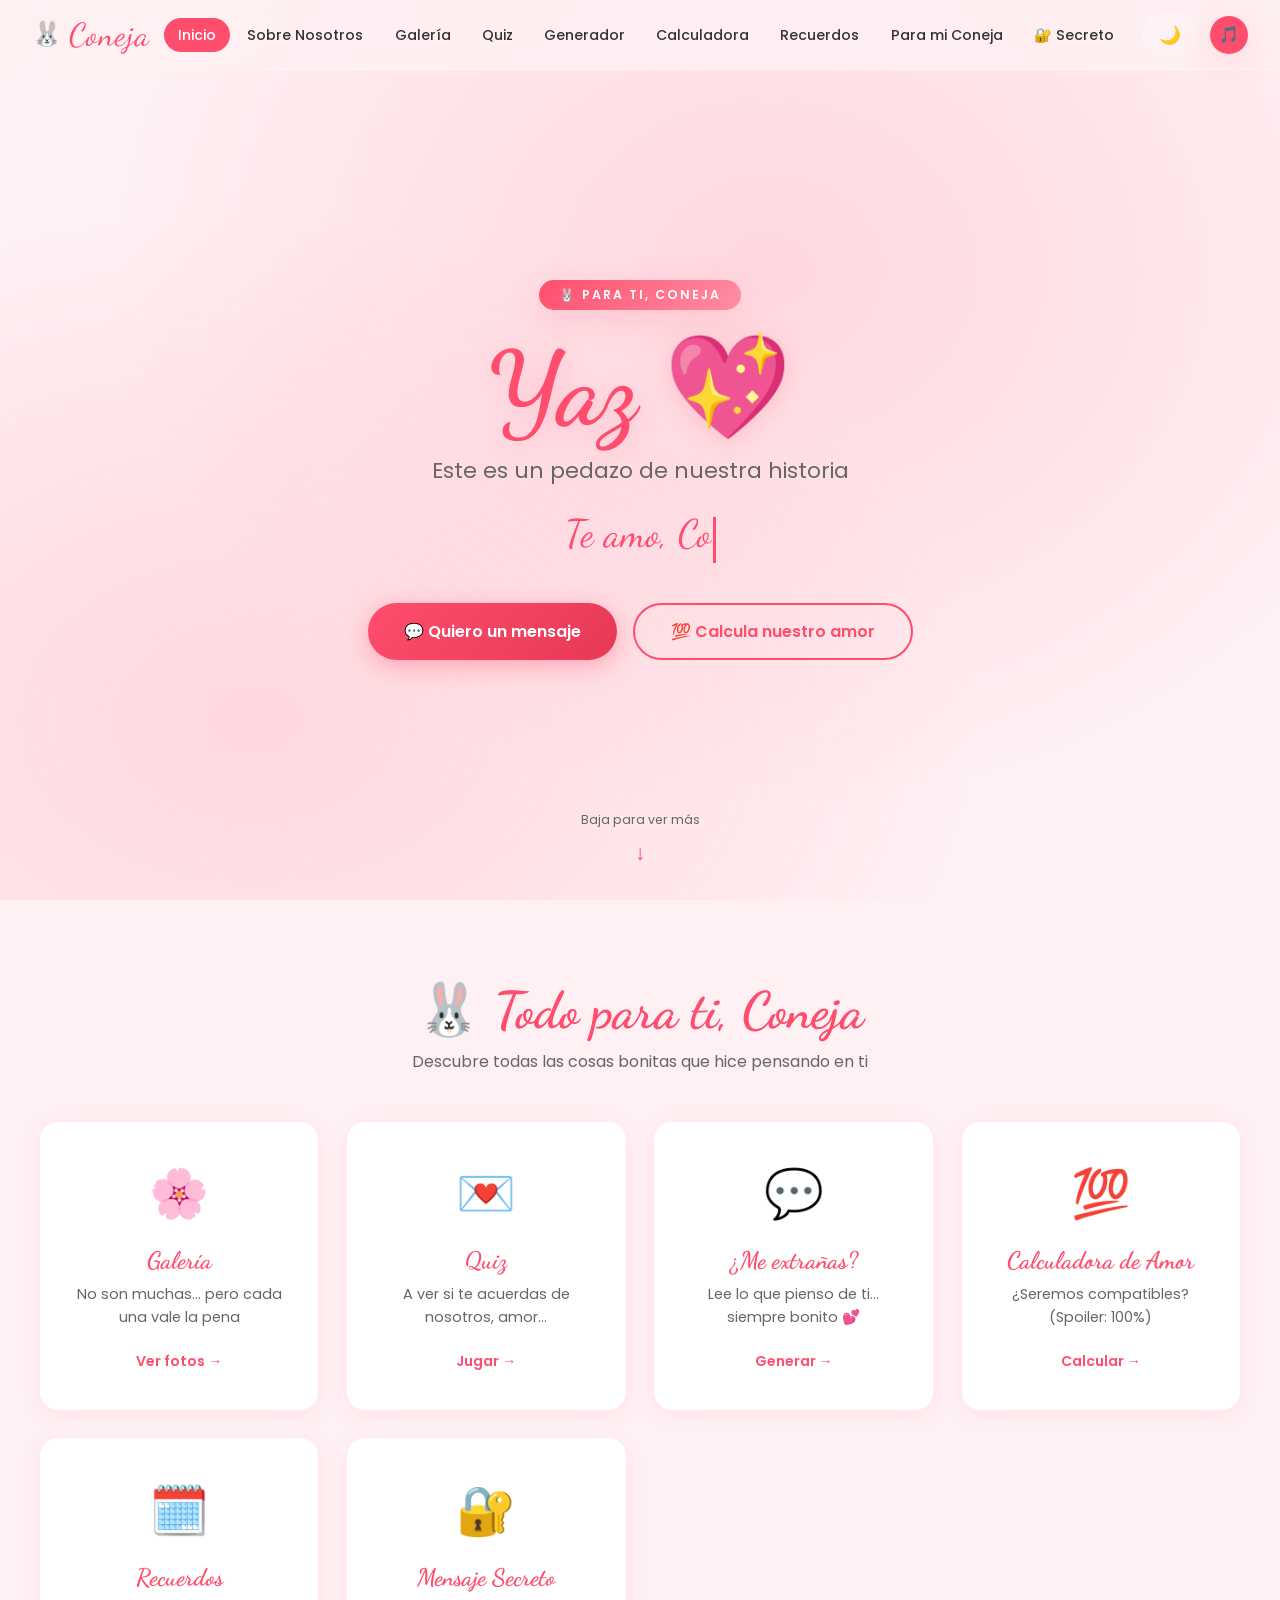
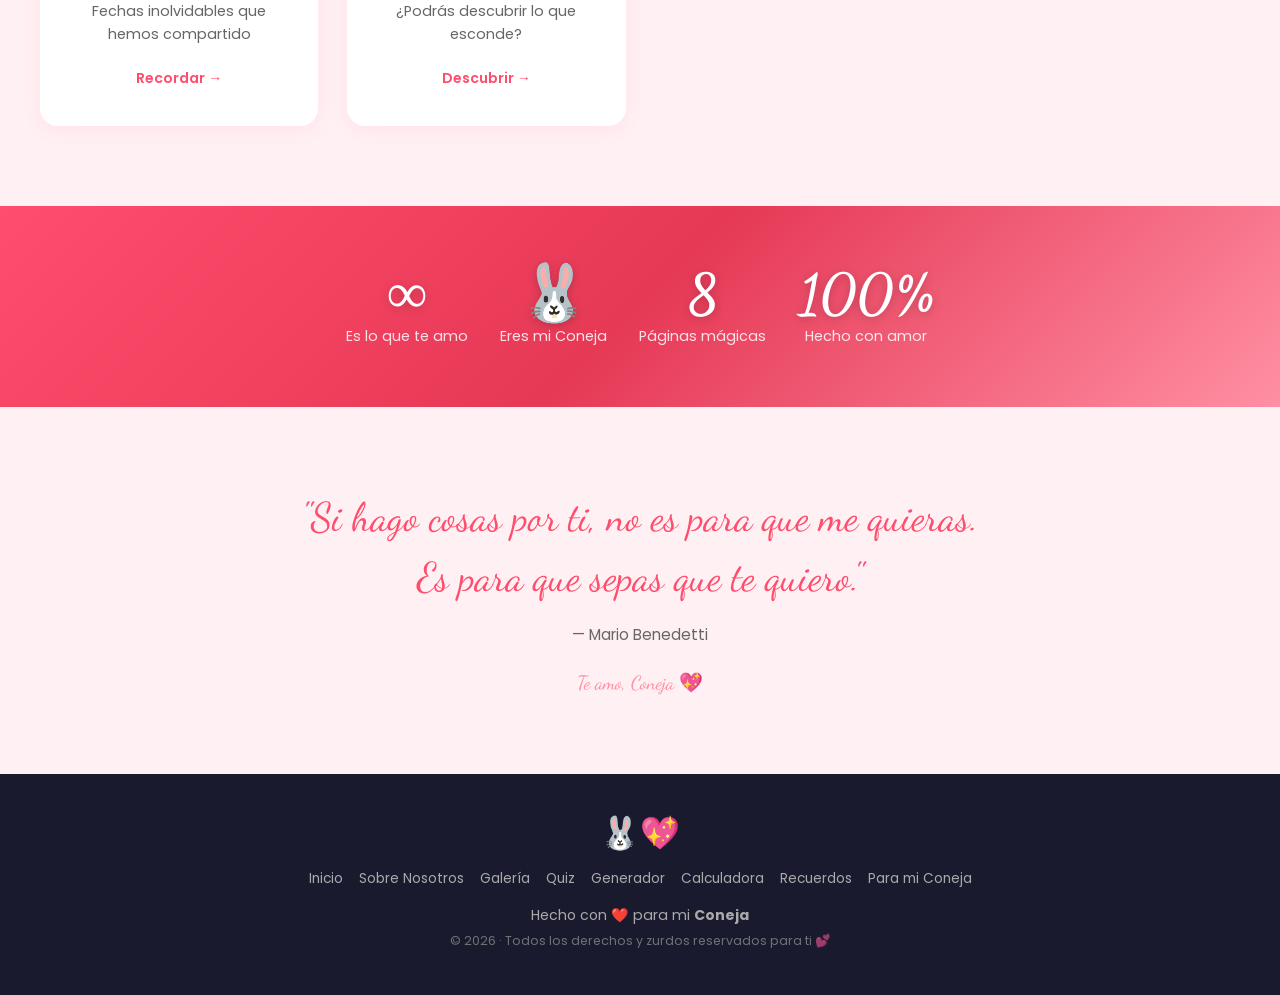
<file: index.html>
<!DOCTYPE html>
<html lang="es">
<head>
  <meta charset="UTF-8" />
  <meta name="viewport" content="width=device-width, initial-scale=1.0" />
  <title>Para mi Coneja 💕</title>
  <link rel="stylesheet" href="css/style.css" />
  <link rel="icon" href="data:image/svg+xml,<svg xmlns='http://www.w3.org/2000/svg' viewBox='0 0 100 100'><text y='.9em' font-size='90'>🐰</text></svg>">
</head>
<body>

  <!-- NAV PLACEHOLDER -->
  <div id="nav-placeholder"></div>

  <!-- HERO SECTION -->
  <section class="hero" id="home">
    <div class="hero-badge">🐰 Para ti, Coneja</div>
    <h1>Yaz 💖</h1>
    <p class="hero-subtitle">Este es un pedazo de nuestra historia</p>
    <div class="hero-typing">
      <span id="typing-text"></span><span class="typing-cursor"></span>
    </div>
    <div class="hero-cta">
      <a href="love.html" class="btn-primary">💬 Quiero un mensaje</a>
      <a href="calculator.html" class="btn-outline">💯 Calcula nuestro amor</a>
    </div>
    <div class="hero-scroll-hint">
      <span>Baja para ver más</span>
      <span class="arrow">↓</span>
    </div>
  </section>

  <!-- FEATURES SECTION -->
  <section class="features-section">
    <div class="section-title" data-aos="fade-up">
      <h2>🐰 Todo para ti, Coneja</h2>
      <p>Descubre todas las cosas bonitas que hice pensando en ti</p>
    </div>
    <div class="features-grid">

      <div class="feature-card" data-aos="zoom-in" data-aos-delay="100" onclick="location.href='gallery.html'">
        <span class="feature-icon">🌸</span>
        <h3>Galería</h3>
        <p>No son muchas... pero cada una vale la pena</p>
        <span class="card-link">Ver fotos →</span>
      </div>

      <div class="feature-card" data-aos="zoom-in" data-aos-delay="200" onclick="location.href='quiz.html'">
        <span class="feature-icon">💌</span>
        <h3>Quiz</h3>
        <p>A ver si te acuerdas de nosotros, amor...</p>
        <span class="card-link">Jugar →</span>
      </div>

      <div class="feature-card" data-aos="zoom-in" data-aos-delay="300" onclick="location.href='love.html'">
        <span class="feature-icon">💬</span>
        <h3>¿Me extrañas?</h3>
        <p>Lee lo que pienso de ti... siempre bonito 💕</p>
        <span class="card-link">Generar →</span>
      </div>

      <div class="feature-card" data-aos="zoom-in" data-aos-delay="100" onclick="location.href='calculator.html'">
        <span class="feature-icon">💯</span>
        <h3>Calculadora de Amor</h3>
        <p>¿Seremos compatibles? (Spoiler: 100%)</p>
        <span class="card-link">Calcular →</span>
      </div>

      <div class="feature-card" data-aos="zoom-in" data-aos-delay="200" onclick="location.href='memory.html'">
        <span class="feature-icon">🗓️</span>
        <h3>Recuerdos</h3>
        <p>Fechas inolvidables que hemos compartido</p>
        <span class="card-link">Recordar →</span>
      </div>

      <div class="feature-card" data-aos="zoom-in" data-aos-delay="300" onclick="location.href='secret.html'">
        <span class="feature-icon">🔐</span>
        <h3>Mensaje Secreto</h3>
        <p>¿Podrás descubrir lo que esconde?</p>
        <span class="card-link">Descubrir →</span>
      </div>

    </div>
  </section>

  <!-- STATS SECTION -->
  <section class="stats-section">
    <div class="stats-grid">
      <div class="stat-item" data-aos="fade-up" data-aos-delay="100">
        <div class="stat-number">∞</div>
        <div class="stat-label">Es lo que te amo</div>
      </div>
      <div class="stat-item" data-aos="fade-up" data-aos-delay="200">
        <div class="stat-number">🐰</div>
        <div class="stat-label">Eres mi Coneja</div>
      </div>
      <div class="stat-item" data-aos="fade-up" data-aos-delay="300">
        <div class="stat-number">8</div>
        <div class="stat-label">Páginas mágicas</div>
      </div>
      <div class="stat-item" data-aos="fade-up" data-aos-delay="400">
        <div class="stat-number">100%</div>
        <div class="stat-label">Hecho con amor</div>
      </div>
    </div>
  </section>

  <!-- QUOTE SECTION -->
  <section style="padding: 80px 2rem; text-align: center; position: relative; z-index:1;">
    <div data-aos="zoom-in" style="max-width: 700px; margin: 0 auto;">
      <p style="font-family: var(--font-fancy); font-size: clamp(1.6rem, 4vw, 2.5rem); color: var(--primary); line-height: 1.5; margin-bottom: 1rem;">
        "Si hago cosas por ti, no es para que me quieras. Es para que sepas que te quiero."
      </p>
      <p style="color: var(--text-light); font-size: 0.95rem;">— Mario Benedetti</p>
      <br>
      <p style="font-family: var(--font-fancy); font-size: 1.2rem; color: var(--secondary);">
        Te amo, Coneja 💖
      </p>
    </div>
  </section>

  <!-- FOOTER -->
  <footer>
    <div class="footer-logo">🐰💖</div>
    <div class="footer-links">
      <a href="index.html">Inicio</a>
      <a href="about.html">Sobre Nosotros</a>
      <a href="gallery.html">Galería</a>
      <a href="quiz.html">Quiz</a>
      <a href="love.html">Generador</a>
      <a href="calculator.html">Calculadora</a>
      <a href="memory.html">Recuerdos</a>
      <a href="contact.html">Para mi Coneja</a>
    </div>
    <p>Hecho con <span class="heart">❤️</span> para mi <strong>Coneja</strong></p>
    <p style="font-size: 0.78rem; margin-top: 6px; opacity: 0.6;">© 2026 · Todos los derechos y zurdos reservados para ti 💕</p>
  </footer>

  <script src="js/nav.js"></script>
  <script src="js/main.js"></script>
  <script>
    // =============================================
    // ANIMACIÓN DE TIPEO - PERSONALIZADA
    // =============================================
    const phrases = [
      "Te amo, Coneja 💕",
      "Eres mi persona favorita...",
      "Cada día te quiero más 🐰",
      "Nuestra historia es mágica ✨",
      "Siempre 100% 💖",
      "Eres todo para mí, Yaz"
    ];
    let phraseIndex = 0, charIndex = 0, isDeleting = false;
    const typingEl = document.getElementById('typing-text');

    function type() {
      const current = phrases[phraseIndex];
      if (isDeleting) {
        typingEl.textContent = current.substring(0, charIndex--);
        if (charIndex < 0) {
          isDeleting = false;
          phraseIndex = (phraseIndex + 1) % phrases.length;
          setTimeout(type, 500);
          return;
        }
      } else {
        typingEl.textContent = current.substring(0, charIndex++);
        if (charIndex > current.length) {
          isDeleting = true;
          setTimeout(type, 2000);
          return;
        }
      }
      setTimeout(type, isDeleting ? 40 : 70);
    }
    document.addEventListener('DOMContentLoaded', () => setTimeout(type, 1000));
  </script>
</body>
</html>
</file>
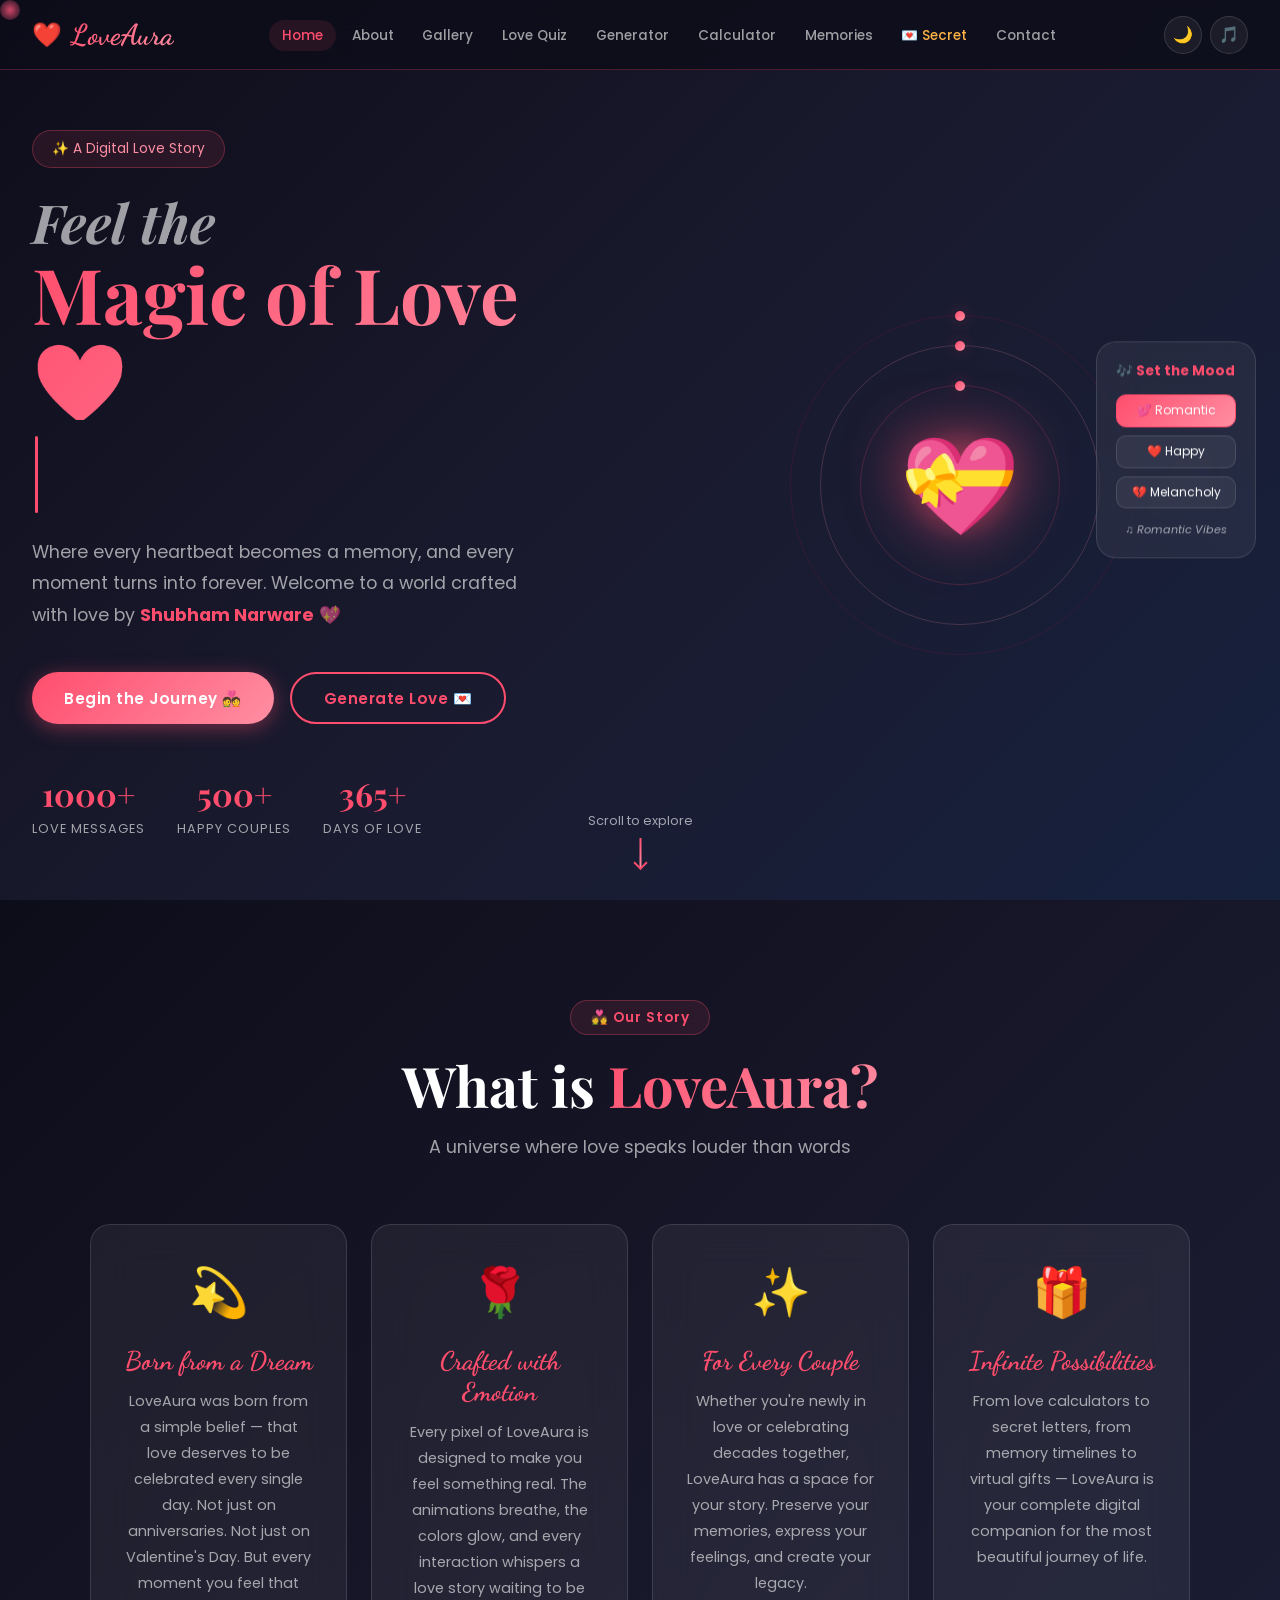
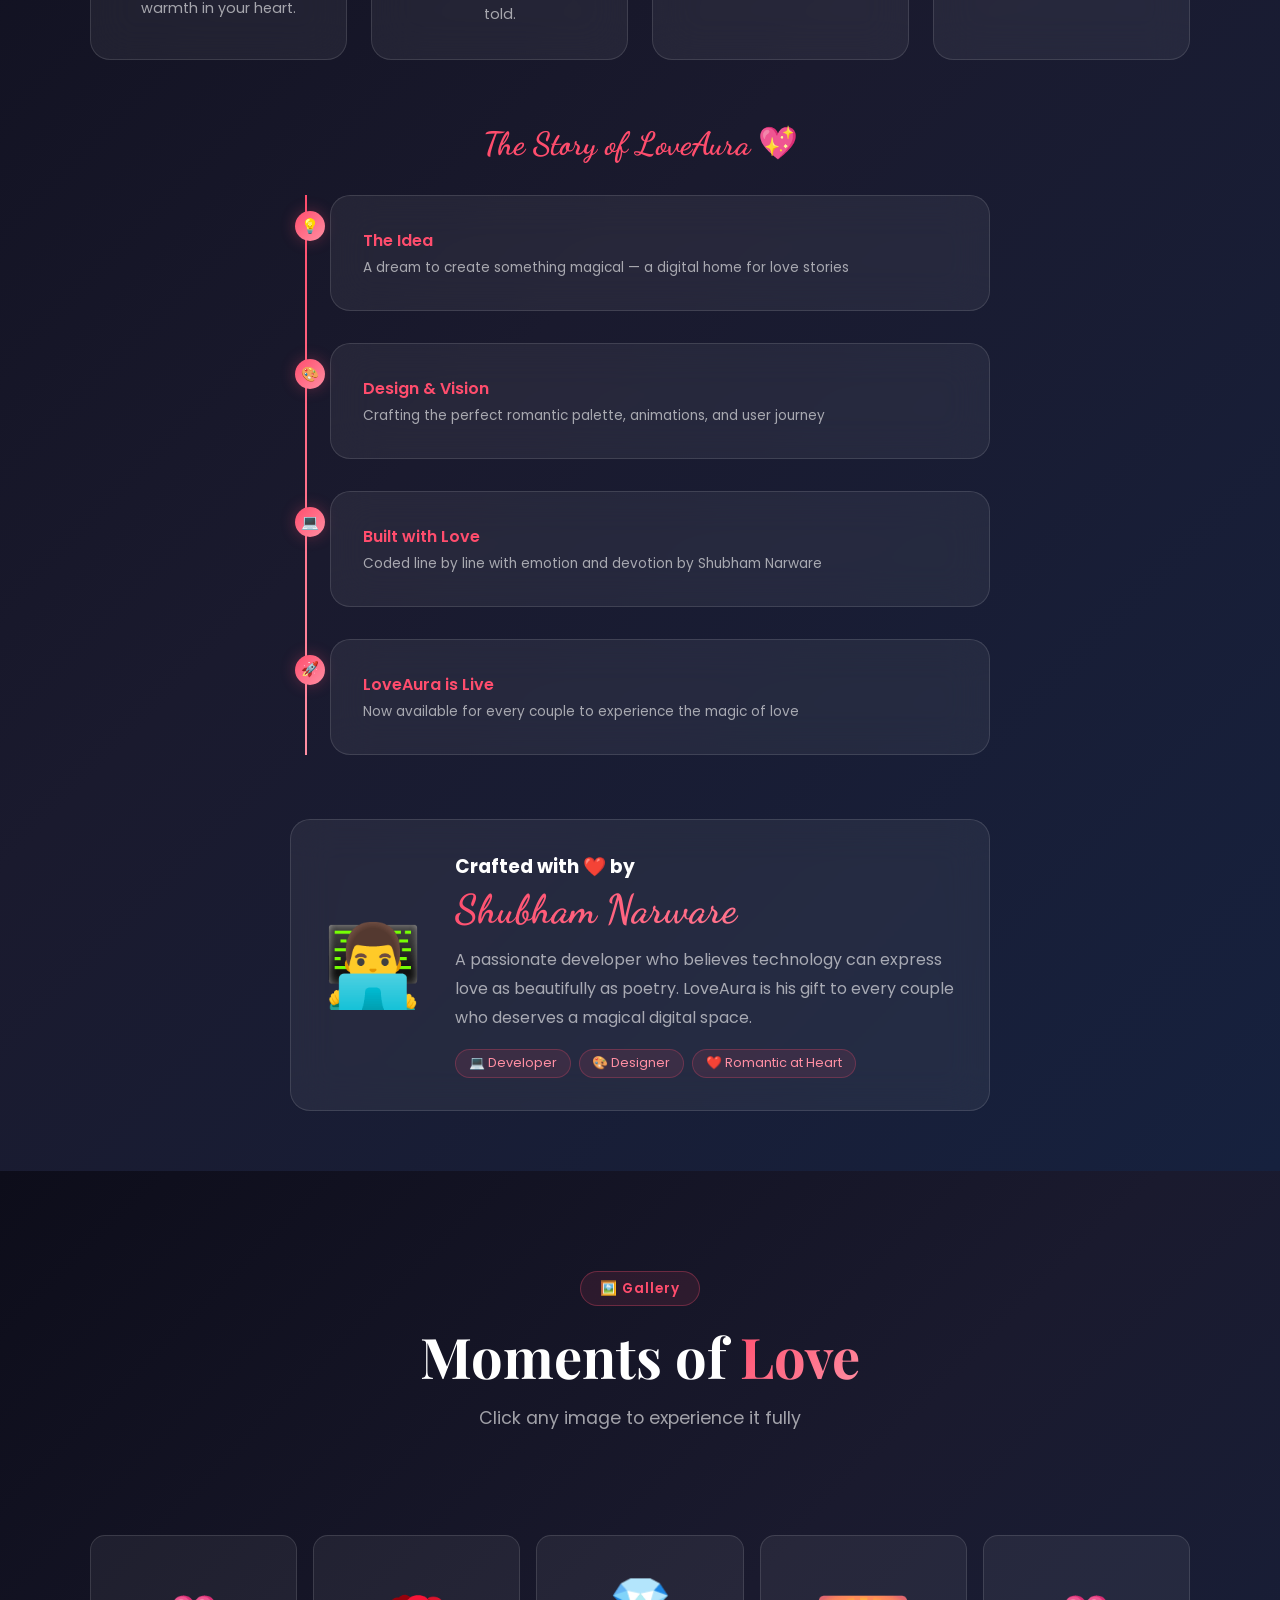
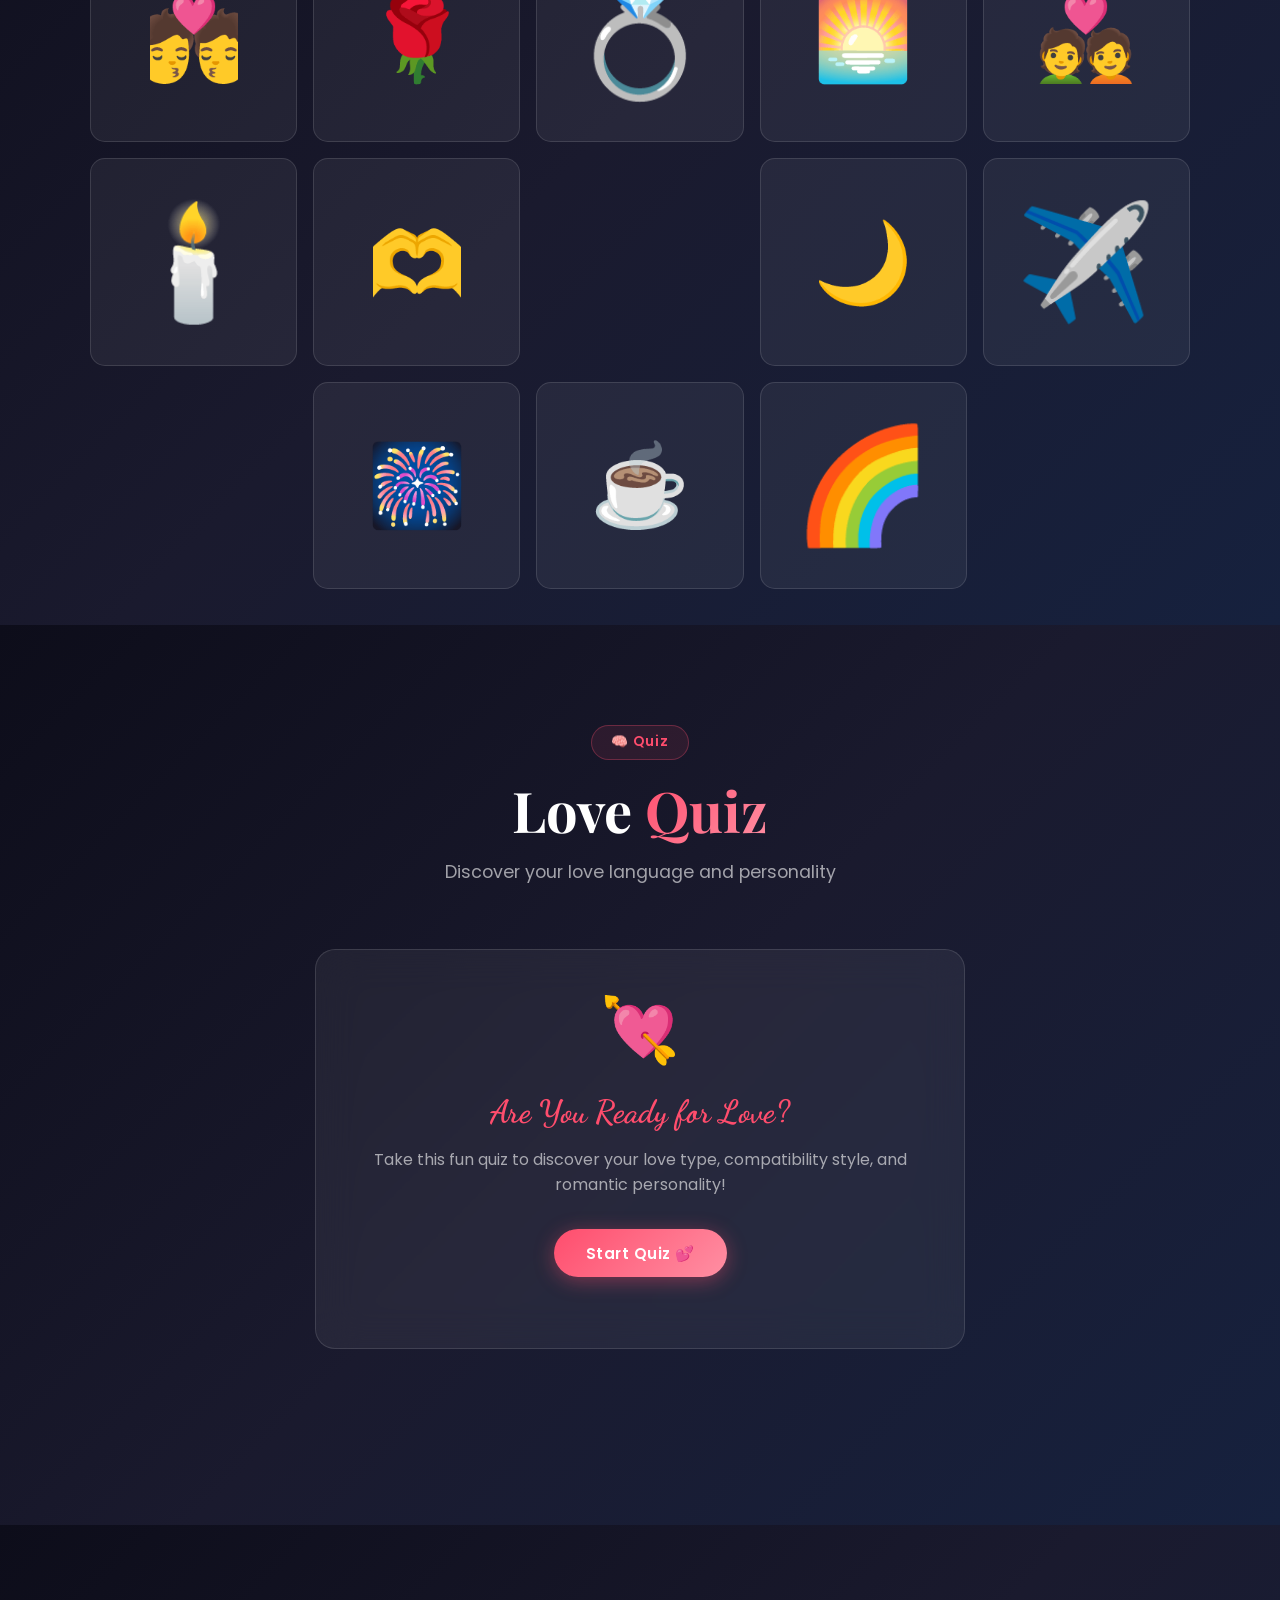
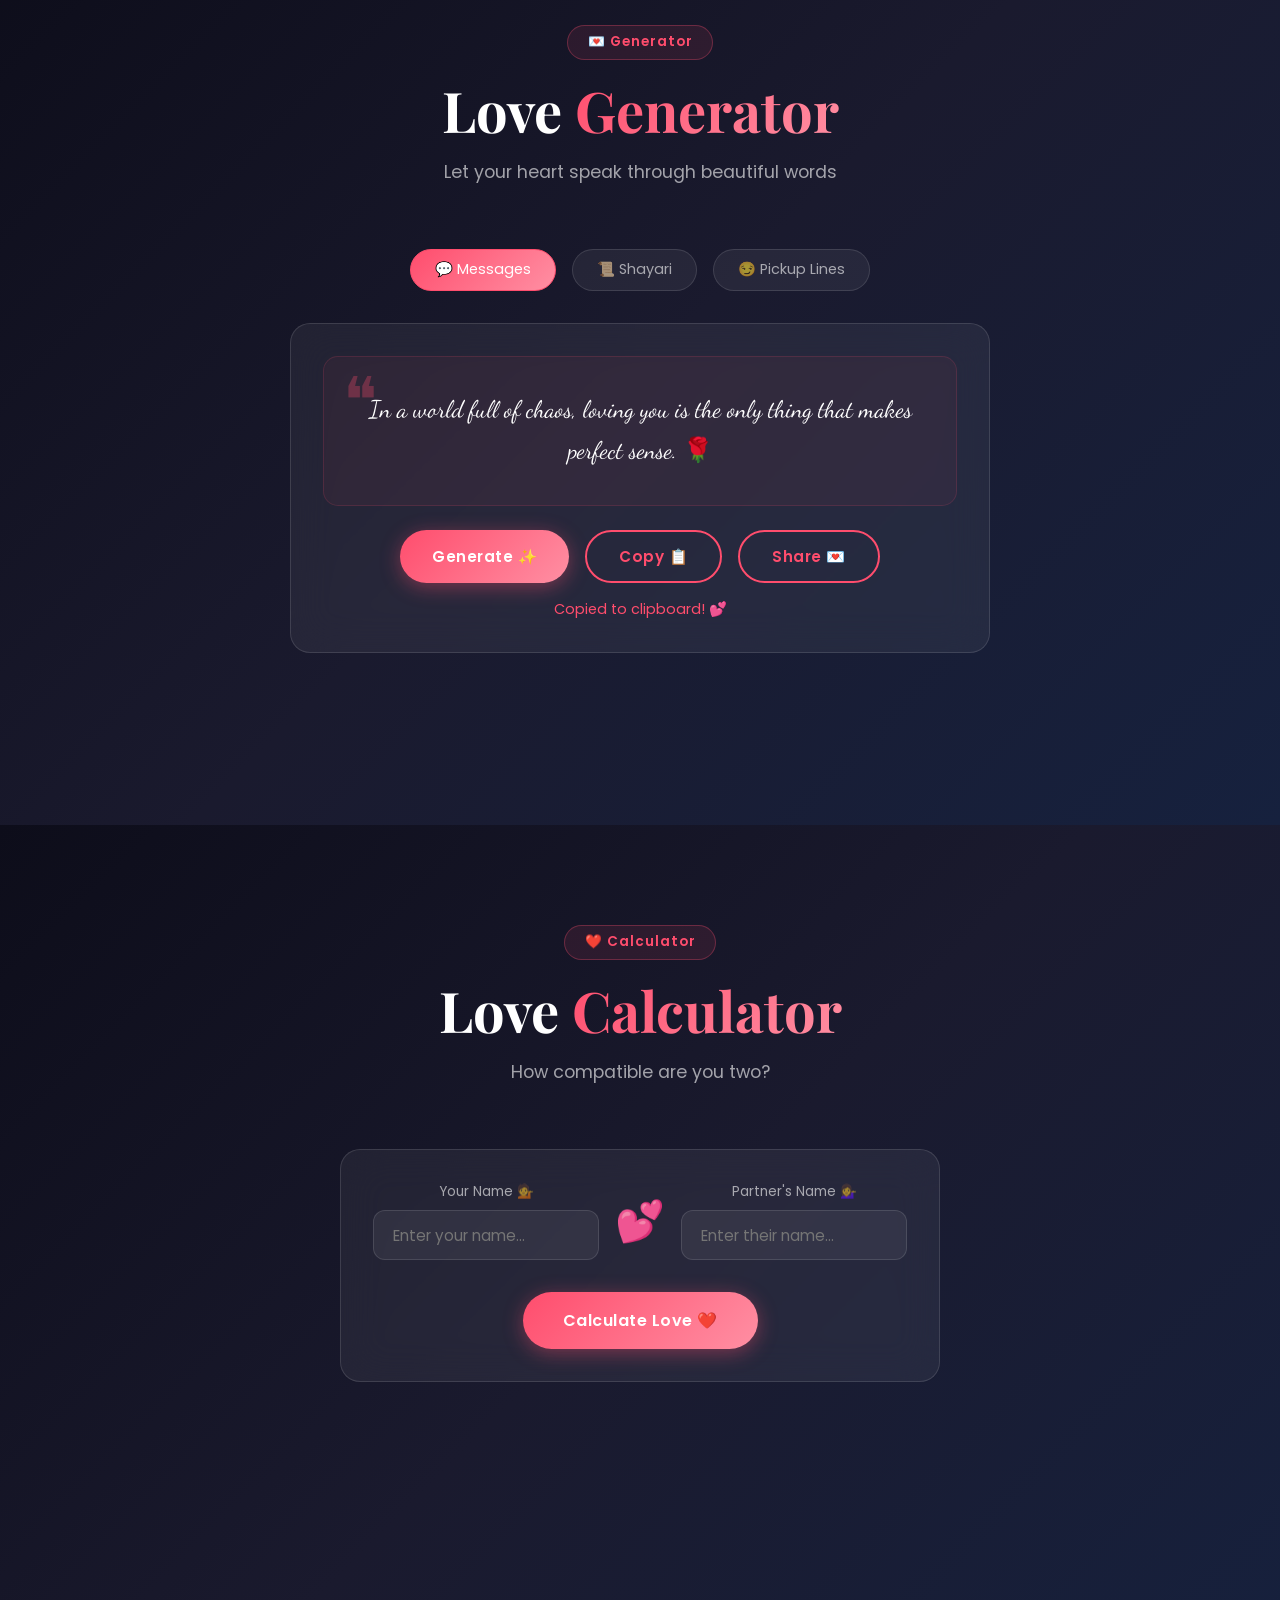
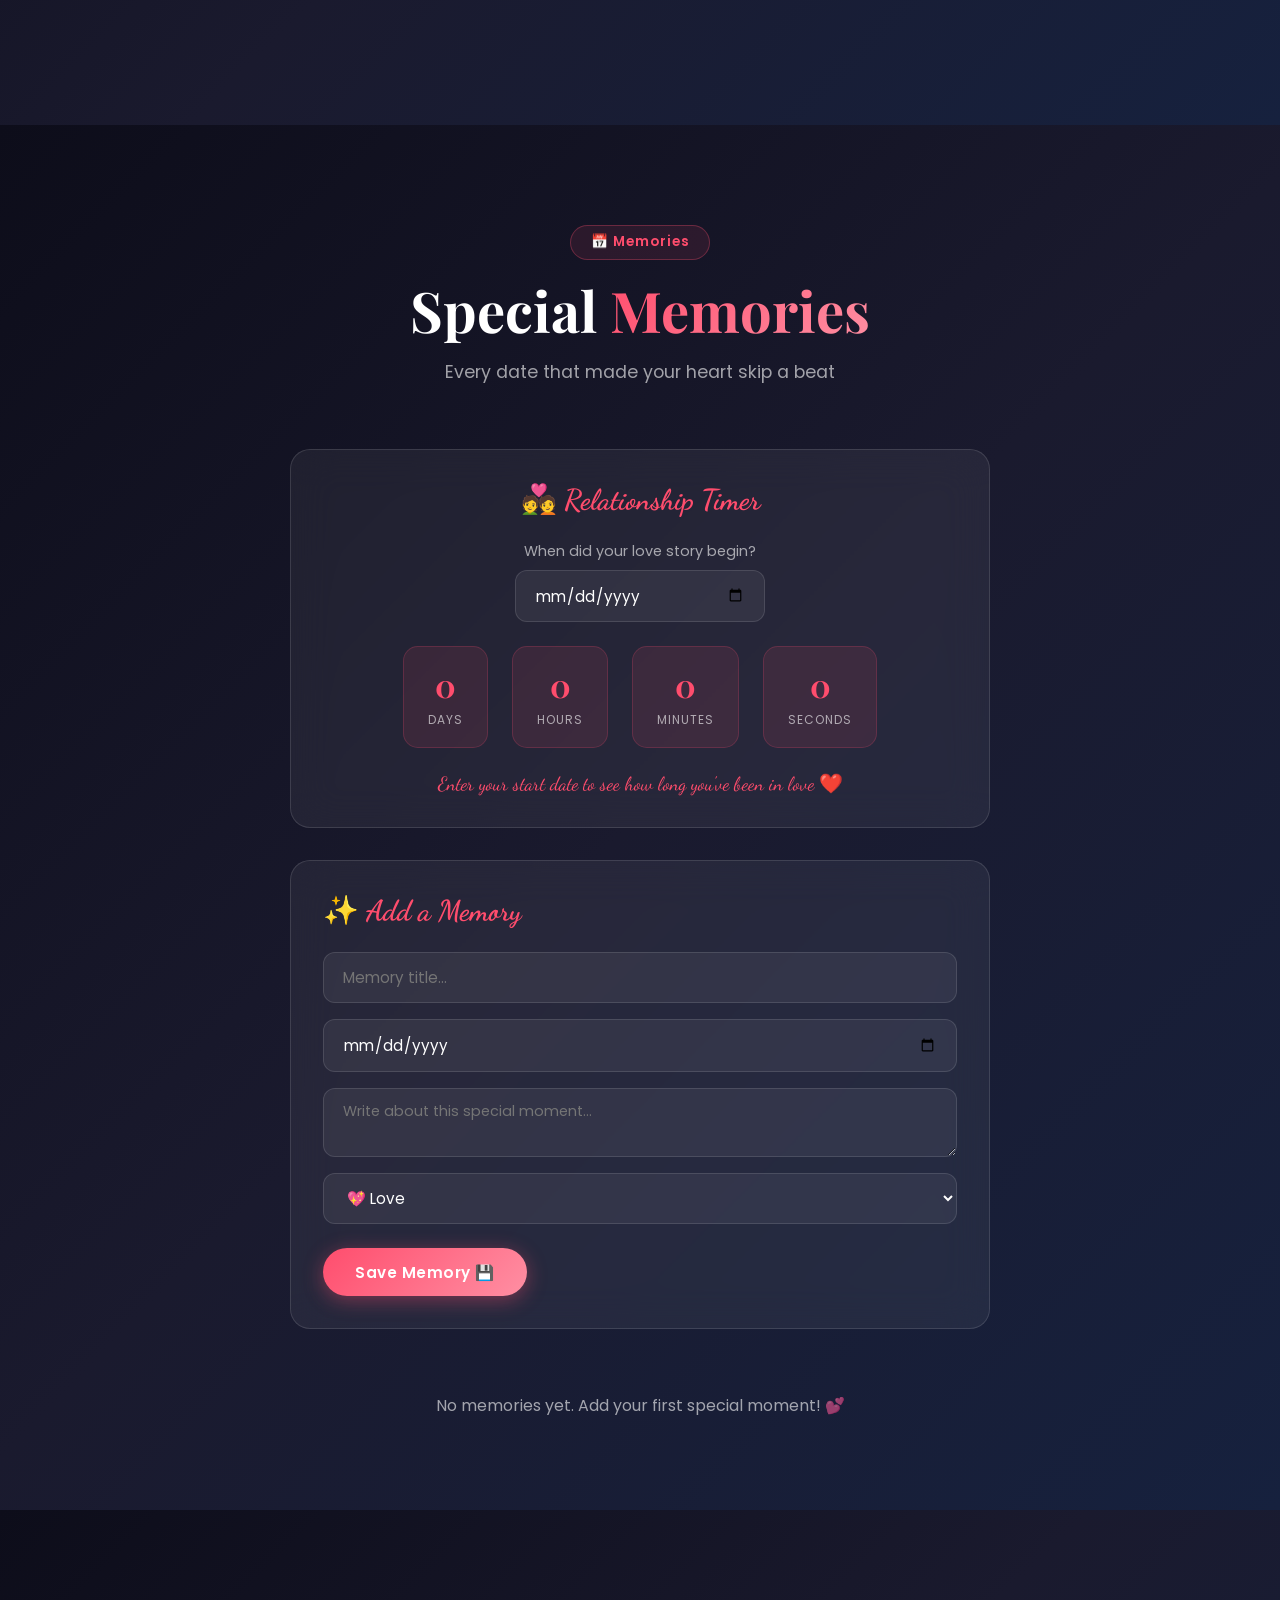
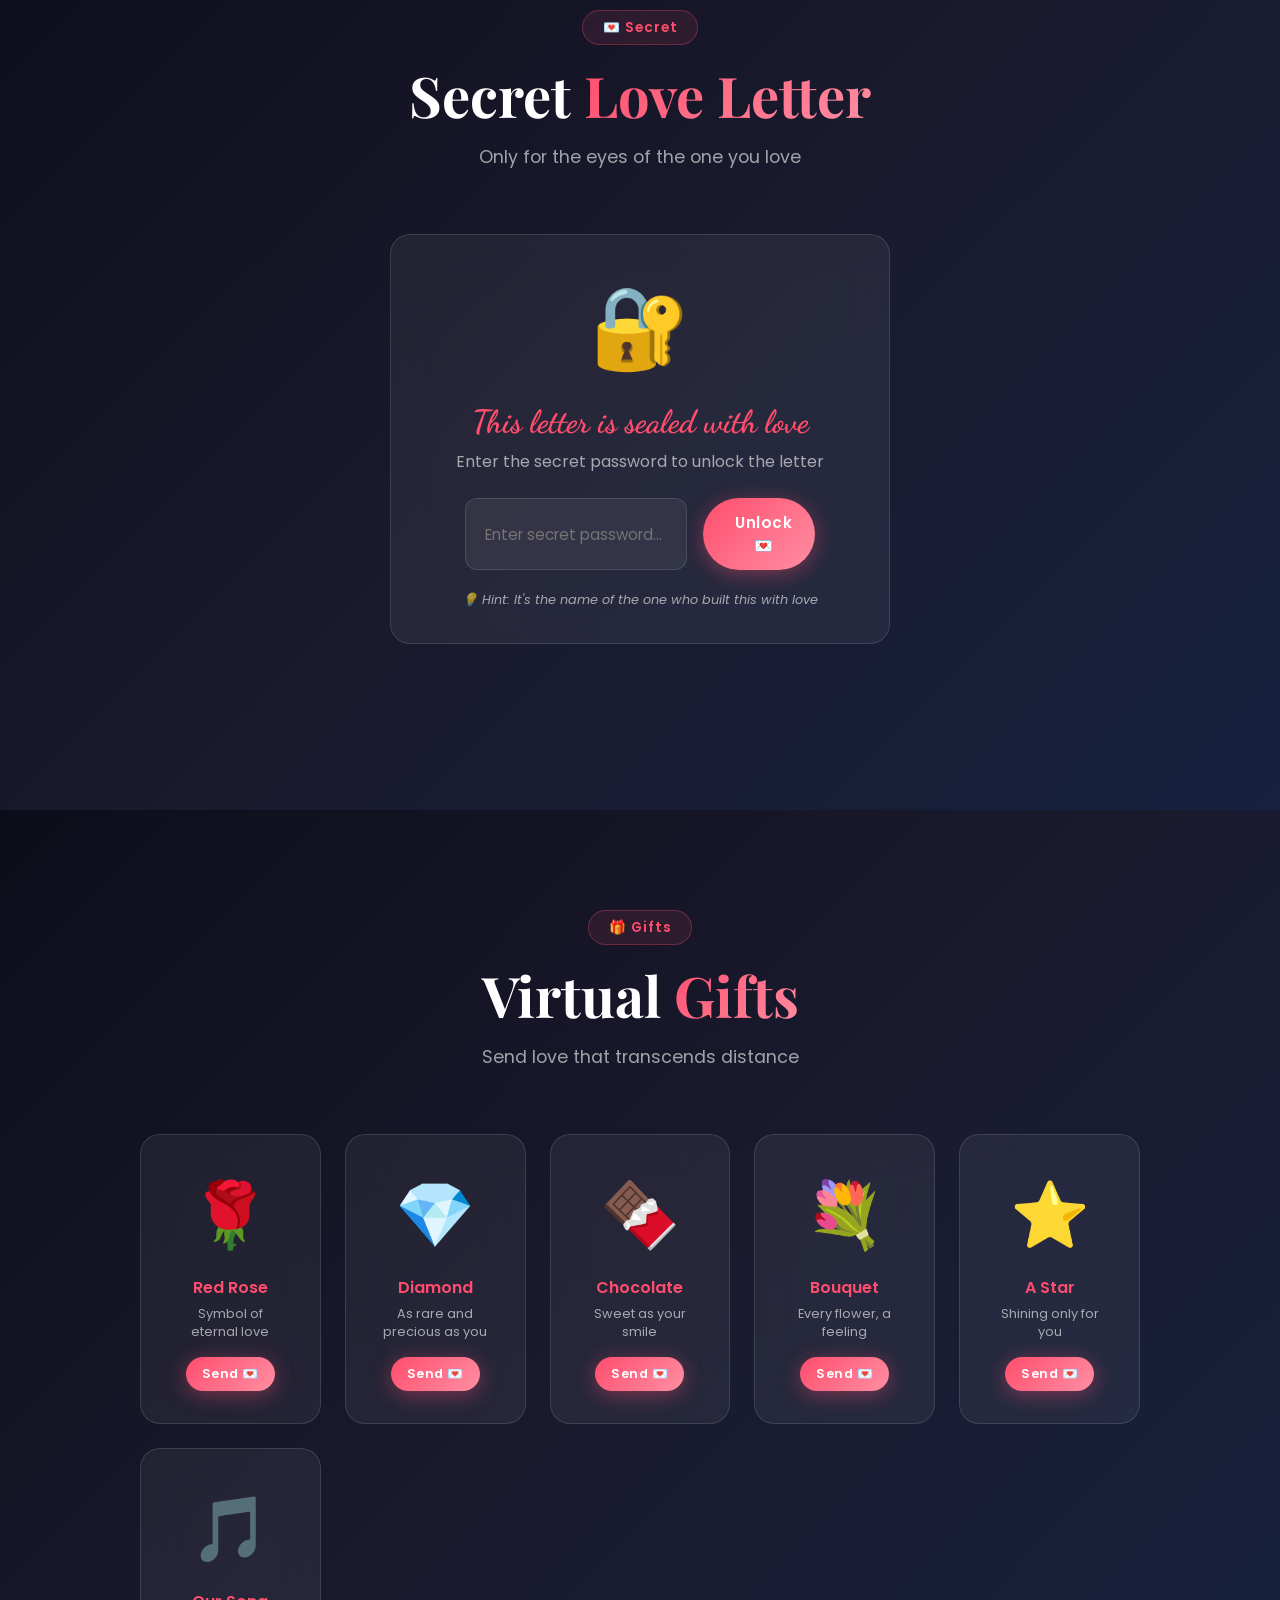
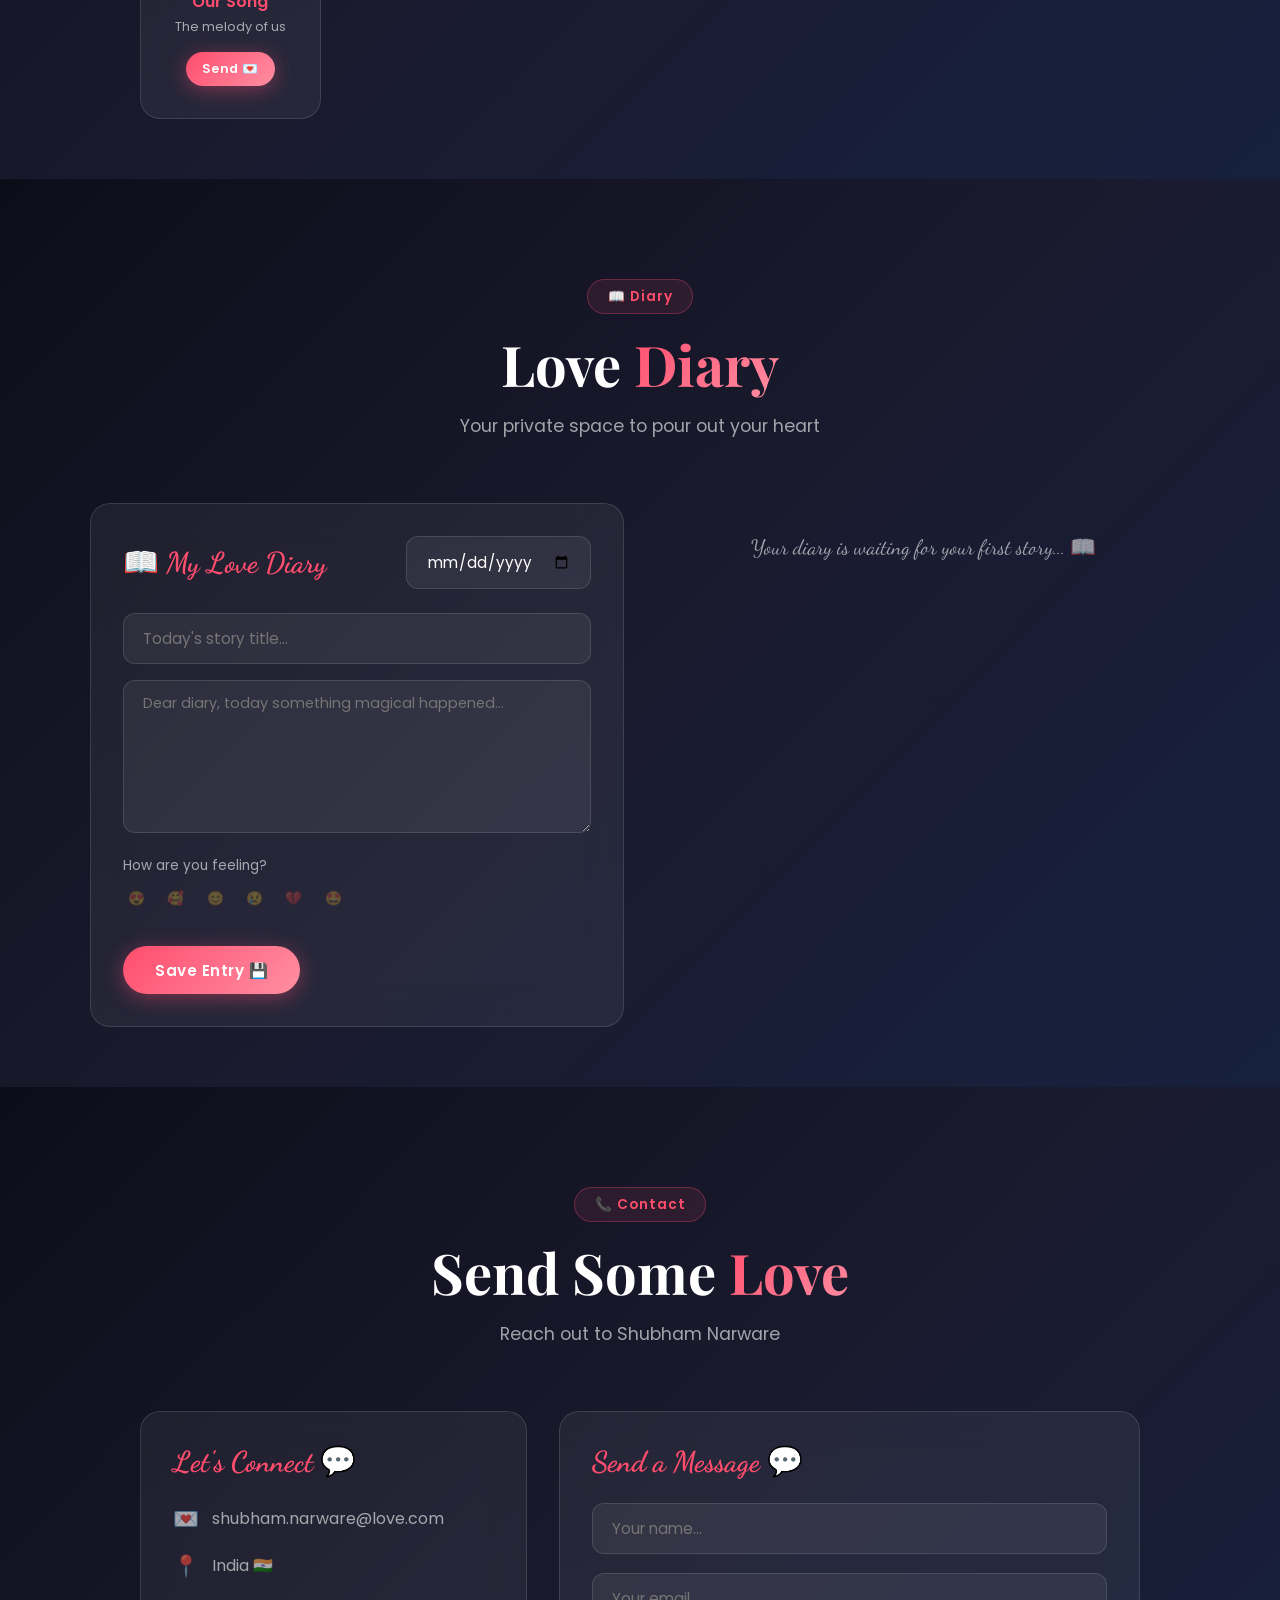
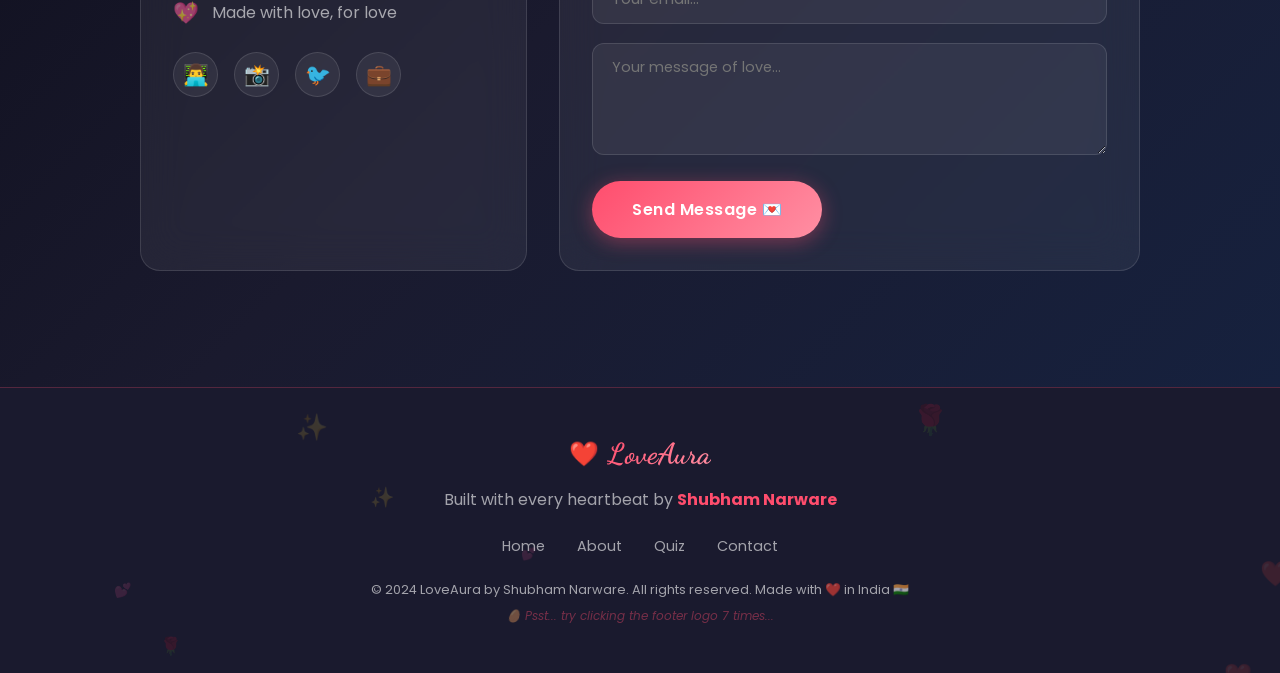
<file: LoveAura_2.0/index.html>
<!DOCTYPE html>
<html lang="en" data-theme="dark">

<head>
  <meta charset="UTF-8">
  <meta name="viewport" content="width=device-width, initial-scale=1.0">
  <title>LoveAura ❤️ by Shubham Narware</title>
  <link rel="preconnect" href="https://fonts.googleapis.com">
  <link
    href="https://fonts.googleapis.com/css2?family=Dancing+Script:wght@400;600;700&family=Poppins:wght@300;400;500;600;700&family=Playfair+Display:ital,wght@0,400;0,700;1,400&display=swap"
    rel="stylesheet">
  <link rel="stylesheet" href="style.css">
</head>

<body>

  <!-- Loading Screen -->
  <div id="loader">
    <div class="loader-heart">
      <div class="heart-beat">❤️</div>
      <div class="loader-text">Loading <span class="brand">LoveAura</span>...</div>
      <div class="loader-bar">
        <div class="loader-fill"></div>
      </div>
    </div>
  </div>

  <!-- Floating Hearts Background -->
  <div id="hearts-bg"></div>

  <!-- Cursor Trail -->
  <div id="cursor-trail"></div>

  <!-- Navigation -->
  <nav id="navbar">
    <div class="nav-logo">
      <span class="logo-heart">❤️</span>
      <span class="logo-text">LoveAura</span>
    </div>
    <ul class="nav-links" id="navLinks">
      <li><a href="#home" class="nav-link active">Home</a></li>
      <li><a href="#about" class="nav-link">About</a></li>
      <li><a href="#gallery" class="nav-link">Gallery</a></li>
      <li><a href="#quiz" class="nav-link">Love Quiz</a></li>
      <li><a href="#generator" class="nav-link">Generator</a></li>
      <li><a href="#calculator" class="nav-link">Calculator</a></li>
      <li><a href="#memories" class="nav-link">Memories</a></li>
      <li><a href="#secret" class="nav-link secret-nav">💌 Secret</a></li>
      <li><a href="#contact" class="nav-link">Contact</a></li>
    </ul>
    <div class="nav-controls">
      <button id="themeToggle" class="theme-btn" title="Toggle Theme">🌙</button>
      <button id="musicToggle" class="music-btn" title="Toggle Music">🎵</button>
      <button class="hamburger" id="hamburger">☰</button>
    </div>
  </nav>

  <!-- ===== HOME SECTION ===== -->
  <section id="home" class="section hero-section">
    <div class="hero-content">
      <div class="hero-badge">✨ A Digital Love Story</div>
      <h1 class="hero-title">
        <span class="title-line-1">Feel the</span>
        <span class="title-line-2 gradient-text" id="typingText"></span>
      </h1>
      <p class="hero-subtitle">Where every heartbeat becomes a memory, and every moment turns into forever. Welcome to a
        world crafted with love by <strong>Shubham Narware</strong> 💖</p>
      <div class="hero-btns">
        <button class="btn btn-primary pulse-btn" onclick="scrollToSection('about')">Begin the Journey 💑</button>
        <button class="btn btn-outline" onclick="scrollToSection('generator')">Generate Love 💌</button>
      </div>
      <div class="hero-stats">
        <div class="stat"><span class="stat-num" data-target="1000">0</span><span class="stat-label">Love
            Messages</span></div>
        <div class="stat"><span class="stat-num" data-target="500">0</span><span class="stat-label">Happy Couples</span>
        </div>
        <div class="stat"><span class="stat-num" data-target="365">0</span><span class="stat-label">Days of Love</span>
        </div>
      </div>
    </div>
    <div class="hero-visual">
      <div class="heart-3d">
        <div class="orbit orbit-1">
          <div class="orbit-dot"></div>
        </div>
        <div class="orbit orbit-2">
          <div class="orbit-dot"></div>
        </div>
        <div class="orbit orbit-3">
          <div class="orbit-dot"></div>
        </div>
        <div class="main-heart">💝</div>
        <div class="heart-glow"></div>
      </div>
    </div>
    <div class="scroll-indicator">
      <span>Scroll to explore</span>
      <div class="scroll-arrow"></div>
    </div>
  </section>

  <!-- ===== MOOD MUSIC SYSTEM ===== -->
  <div id="moodPanel" class="mood-panel glass-card">
    <h3>🎶 Set the Mood</h3>
    <div class="mood-btns">
      <button class="mood-btn active" data-mood="romantic" onclick="setMood('romantic')">💕 Romantic</button>
      <button class="mood-btn" data-mood="happy" onclick="setMood('happy')">❤️ Happy</button>
      <button class="mood-btn" data-mood="sad" onclick="setMood('sad')">💔 Melancholy</button>
    </div>
    <div class="mood-now">♫ <span id="moodNow">Romantic Vibes</span></div>
  </div>

  <!-- ===== ABOUT SECTION ===== -->
  <section id="about" class="section about-section">
    <div class="section-header">
      <div class="section-badge">💑 Our Story</div>
      <h2 class="section-title">What is <span class="gradient-text">LoveAura?</span></h2>
      <p class="section-desc">A universe where love speaks louder than words</p>
    </div>
    <div class="about-grid">
      <div class="about-story glass-card reveal-left">
        <div class="story-icon">💫</div>
        <h3>Born from a Dream</h3>
        <p>LoveAura was born from a simple belief — that love deserves to be celebrated every single day. Not just on
          anniversaries. Not just on Valentine's Day. But every moment you feel that warmth in your heart.</p>
      </div>
      <div class="about-story glass-card reveal-right" style="animation-delay:0.2s">
        <div class="story-icon">🌹</div>
        <h3>Crafted with Emotion</h3>
        <p>Every pixel of LoveAura is designed to make you feel something real. The animations breathe, the colors glow,
          and every interaction whispers a love story waiting to be told.</p>
      </div>
      <div class="about-story glass-card reveal-left" style="animation-delay:0.4s">
        <div class="story-icon">✨</div>
        <h3>For Every Couple</h3>
        <p>Whether you're newly in love or celebrating decades together, LoveAura has a space for your story. Preserve
          your memories, express your feelings, and create your legacy.</p>
      </div>
      <div class="about-story glass-card reveal-right" style="animation-delay:0.6s">
        <div class="story-icon">🎁</div>
        <h3>Infinite Possibilities</h3>
        <p>From love calculators to secret letters, from memory timelines to virtual gifts — LoveAura is your complete
          digital companion for the most beautiful journey of life.</p>
      </div>
    </div>

    <!-- Timeline -->
    <div class="timeline-wrap">
      <h3 class="timeline-title">The Story of LoveAura 💖</h3>
      <div class="timeline">
        <div class="timeline-item reveal">
          <div class="timeline-dot">💡</div>
          <div class="timeline-content glass-card">
            <h4>The Idea</h4>
            <p>A dream to create something magical — a digital home for love stories</p>
          </div>
        </div>
        <div class="timeline-item reveal">
          <div class="timeline-dot">🎨</div>
          <div class="timeline-content glass-card">
            <h4>Design & Vision</h4>
            <p>Crafting the perfect romantic palette, animations, and user journey</p>
          </div>
        </div>
        <div class="timeline-item reveal">
          <div class="timeline-dot">💻</div>
          <div class="timeline-content glass-card">
            <h4>Built with Love</h4>
            <p>Coded line by line with emotion and devotion by Shubham Narware</p>
          </div>
        </div>
        <div class="timeline-item reveal">
          <div class="timeline-dot">🚀</div>
          <div class="timeline-content glass-card">
            <h4>LoveAura is Live</h4>
            <p>Now available for every couple to experience the magic of love</p>
          </div>
        </div>
      </div>
    </div>

    <div class="creator-card glass-card reveal">
      <div class="creator-avatar">👨‍💻</div>
      <div class="creator-info">
        <h3>Crafted with ❤️ by</h3>
        <h2 class="creator-name gradient-text">Shubham Narware</h2>
        <p>A passionate developer who believes technology can express love as beautifully as poetry. LoveAura is his
          gift to every couple who deserves a magical digital space.</p>
        <div class="creator-tags">
          <span class="tag">💻 Developer</span>
          <span class="tag">🎨 Designer</span>
          <span class="tag">❤️ Romantic at Heart</span>
        </div>
      </div>
    </div>
  </section>

  <!-- ===== GALLERY SECTION ===== -->
  <section id="gallery" class="section gallery-section">
    <div class="section-header">
      <div class="section-badge">🖼️ Gallery</div>
      <h2 class="section-title">Moments of <span class="gradient-text">Love</span></h2>
      <p class="section-desc">Click any image to experience it fully</p>
    </div>
    <div class="gallery-grid" id="galleryGrid">
      <!-- Generated by JS -->
    </div>
    <!-- Lightbox -->
    <div id="lightbox" class="lightbox">
      <button class="lb-close" onclick="closeLightbox()">✕</button>
      <button class="lb-prev" onclick="lbPrev()">‹</button>
      <button class="lb-next" onclick="lbNext()">›</button>
      <div class="lb-content">
        <div class="lb-img-wrap">
          <div id="lbEmoji" class="lb-emoji"></div>
        </div>
        <div class="lb-caption" id="lbCaption"></div>
      </div>
    </div>
  </section>

  <!-- ===== LOVE QUIZ SECTION ===== -->
  <section id="quiz" class="section quiz-section">
    <div class="section-header">
      <div class="section-badge">🧠 Quiz</div>
      <h2 class="section-title">Love <span class="gradient-text">Quiz</span></h2>
      <p class="section-desc">Discover your love language and personality</p>
    </div>
    <div class="quiz-container glass-card" id="quizContainer">
      <div id="quizStart" class="quiz-screen active">
        <div class="quiz-start-icon">💘</div>
        <h3>Are You Ready for Love?</h3>
        <p>Take this fun quiz to discover your love type, compatibility style, and romantic personality!</p>
        <button class="btn btn-primary" onclick="startQuiz()">Start Quiz 💕</button>
      </div>
      <div id="quizQuestion" class="quiz-screen">
        <div class="quiz-progress-wrap">
          <div class="quiz-progress-bar">
            <div id="quizProgress" class="quiz-progress-fill"></div>
          </div>
          <span id="quizCount">1/8</span>
        </div>
        <div id="questionText" class="question-text"></div>
        <div id="answersGrid" class="answers-grid"></div>
      </div>
      <div id="quizResult" class="quiz-screen">
        <div id="resultEmoji" class="result-emoji"></div>
        <h3 id="resultTitle"></h3>
        <p id="resultDesc"></p>
        <div id="resultScore" class="result-score"></div>
        <button class="btn btn-primary" onclick="resetQuiz()">Try Again 🔄</button>
      </div>
    </div>
  </section>

  <!-- ===== LOVE GENERATOR ===== -->
  <section id="generator" class="section generator-section">
    <div class="section-header">
      <div class="section-badge">💌 Generator</div>
      <h2 class="section-title">Love <span class="gradient-text">Generator</span></h2>
      <p class="section-desc">Let your heart speak through beautiful words</p>
    </div>
    <div class="gen-tabs">
      <button class="gen-tab active" onclick="switchTab('messages', this)">💬 Messages</button>
      <button class="gen-tab" onclick="switchTab('shayari', this)">📜 Shayari</button>
      <button class="gen-tab" onclick="switchTab('pickup', this)">😏 Pickup Lines</button>
    </div>
    <div class="gen-card glass-card">
      <div id="genOutput" class="gen-output">
        <div class="gen-quote-icon">❝</div>
        <p id="genText">Click generate to receive a beautiful love message...</p>
      </div>
      <div class="gen-actions">
        <button class="btn btn-primary" onclick="generateContent()">Generate ✨</button>
        <button class="btn btn-outline" onclick="copyContent()">Copy 📋</button>
        <button class="btn btn-outline" onclick="shareContent()">Share 💌</button>
      </div>
      <div id="copySuccess" class="copy-success">Copied to clipboard! 💕</div>
    </div>
  </section>

  <!-- ===== LOVE CALCULATOR ===== -->
  <section id="calculator" class="section calculator-section">
    <div class="section-header">
      <div class="section-badge">❤️ Calculator</div>
      <h2 class="section-title">Love <span class="gradient-text">Calculator</span></h2>
      <p class="section-desc">How compatible are you two?</p>
    </div>
    <div class="calc-card glass-card">
      <div class="calc-inputs">
        <div class="calc-input-wrap">
          <label>Your Name 💁</label>
          <input type="text" id="name1" placeholder="Enter your name..." class="love-input">
        </div>
        <div class="calc-heart-center">💕</div>
        <div class="calc-input-wrap">
          <label>Partner's Name 💁‍♀️</label>
          <input type="text" id="name2" placeholder="Enter their name..." class="love-input">
        </div>
      </div>
      <button class="btn btn-primary btn-large" onclick="calculateLove()">Calculate Love ❤️</button>
      <div id="calcResult" class="calc-result hidden">
        <div class="circle-progress-wrap">
          <svg class="circle-svg" viewBox="0 0 120 120">
            <circle class="circle-bg" cx="60" cy="60" r="50" />
            <circle class="circle-fill" id="circleProgress" cx="60" cy="60" r="50" />
          </svg>
          <div class="circle-text">
            <span id="lovePercent">0%</span>
            <span class="circle-sub">Love</span>
          </div>
        </div>
        <div id="calcMessage" class="calc-message"></div>
        <div id="calcEmoji" class="calc-emoji"></div>
      </div>
    </div>
  </section>

  <!-- ===== MEMORIES SECTION ===== -->
  <section id="memories" class="section memories-section">
    <div class="section-header">
      <div class="section-badge">📅 Memories</div>
      <h2 class="section-title">Special <span class="gradient-text">Memories</span></h2>
      <p class="section-desc">Every date that made your heart skip a beat</p>
    </div>

    <!-- Relationship Timer -->
    <div class="rel-timer glass-card reveal">
      <h3>💑 Relationship Timer</h3>
      <div class="timer-inputs">
        <label>When did your love story begin?</label>
        <input type="date" id="loveStartDate" class="love-input" onchange="updateRelTimer()">
      </div>
      <div class="rel-timer-display" id="relTimerDisplay">
        <div class="timer-unit"><span id="rtDays">0</span><small>Days</small></div>
        <div class="timer-unit"><span id="rtHours">0</span><small>Hours</small></div>
        <div class="timer-unit"><span id="rtMins">0</span><small>Minutes</small></div>
        <div class="timer-unit"><span id="rtSecs">0</span><small>Seconds</small></div>
      </div>
      <div class="rel-message" id="relMessage">Enter your start date to see how long you've been in love ❤️</div>
    </div>

    <!-- Add Memory -->
    <div class="memory-form glass-card reveal">
      <h3>✨ Add a Memory</h3>
      <div class="memory-inputs">
        <input type="text" id="memTitle" placeholder="Memory title..." class="love-input">
        <input type="date" id="memDate" class="love-input">
        <textarea id="memDesc" placeholder="Write about this special moment..." class="love-textarea"></textarea>
        <select id="memEmoji" class="love-input">
          <option value="💖">💖 Love</option>
          <option value="🎂">🎂 Birthday</option>
          <option value="💑">💑 Anniversary</option>
          <option value="🌹">🌹 Romance</option>
          <option value="🎉">🎉 Celebration</option>
          <option value="✈️">✈️ Travel</option>
          <option value="🏠">🏠 Home</option>
          <option value="🎁">🎁 Gift</option>
        </select>
      </div>
      <button class="btn btn-primary" onclick="addMemory()">Save Memory 💾</button>
    </div>

    <!-- Memories List -->
    <div class="memories-list" id="memoriesList"></div>
  </section>

  <!-- ===== SECRET LETTER (Password Protected) ===== -->
  <section id="secret" class="section secret-section">
    <div class="section-header">
      <div class="section-badge">💌 Secret</div>
      <h2 class="section-title">Secret <span class="gradient-text">Love Letter</span></h2>
      <p class="section-desc">Only for the eyes of the one you love</p>
    </div>
    <div id="secretLock" class="secret-lock glass-card">
      <div class="lock-icon">🔐</div>
      <h3>This letter is sealed with love</h3>
      <p>Enter the secret password to unlock the letter</p>
      <div class="secret-input-wrap">
        <input type="password" id="secretPassword" placeholder="Enter secret password..." class="love-input"
          onkeydown="if(event.key==='Enter') unlockLetter()">
        <button class="btn btn-primary" onclick="unlockLetter()">Unlock 💌</button>
      </div>
      <small class="hint">💡 Hint: It's the name of the one who built this with love</small>
      <div id="wrongPass" class="wrong-pass hidden">❌ Wrong password! Try again with love...</div>
    </div>
    <div id="secretLetter" class="secret-letter hidden">
      <div class="letter-paper glass-card">
        <div class="letter-seal">💌</div>
        <div class="letter-content" id="letterContent">
          <p class="letter-greeting">My Dearest,</p>
          <p>If you're reading this, you've found your way to the most precious corner of LoveAura — and that means
            you're someone truly special.</p>
          <p>Love is not just a feeling. It's a choice made every single day. It's in the way someone remembers your
            coffee order, or laughs at your worst jokes, or holds your hand when the world feels too heavy.</p>
          <p>You deserve a love that is patient and kind. A love that shows up, stays, and never stops choosing you.</p>
          <p>So here's a reminder, sealed with all the love in the universe: <em>You are worthy of the most beautiful
              love story ever written.</em></p>
          <p class="letter-sign">With infinite love,<br><strong>Shubham Narware ❤️</strong></p>
        </div>
      </div>
      <button class="btn btn-outline" onclick="lockLetter()">Lock Again 🔒</button>
    </div>
  </section>

  <!-- ===== VIRTUAL GIFTS ===== -->
  <section id="gifts" class="section gifts-section">
    <div class="section-header">
      <div class="section-badge">🎁 Gifts</div>
      <h2 class="section-title">Virtual <span class="gradient-text">Gifts</span></h2>
      <p class="section-desc">Send love that transcends distance</p>
    </div>
    <div class="gifts-grid">
      <div class="gift-item glass-card" onclick="sendGift(this, '🌹', 'A beautiful red rose for you!')">
        <div class="gift-emoji">🌹</div>
        <div class="gift-name">Red Rose</div>
        <div class="gift-msg">Symbol of eternal love</div>
        <button class="btn btn-sm btn-primary">Send 💌</button>
      </div>
      <div class="gift-item glass-card" onclick="sendGift(this, '💎', 'A diamond, as precious as you!')">
        <div class="gift-emoji">💎</div>
        <div class="gift-name">Diamond</div>
        <div class="gift-msg">As rare and precious as you</div>
        <button class="btn btn-sm btn-primary">Send 💌</button>
      </div>
      <div class="gift-item glass-card" onclick="sendGift(this, '🍫', 'Sweet chocolate for my sweetheart!')">
        <div class="gift-emoji">🍫</div>
        <div class="gift-name">Chocolate</div>
        <div class="gift-msg">Sweet as your smile</div>
        <button class="btn btn-sm btn-primary">Send 💌</button>
      </div>
      <div class="gift-item glass-card" onclick="sendGift(this, '💐', 'A bouquet full of love!')">
        <div class="gift-emoji">💐</div>
        <div class="gift-name">Bouquet</div>
        <div class="gift-msg">Every flower, a feeling</div>
        <button class="btn btn-sm btn-primary">Send 💌</button>
      </div>
      <div class="gift-item glass-card" onclick="sendGift(this, '⭐', 'I named a star after you!')">
        <div class="gift-emoji">⭐</div>
        <div class="gift-name">A Star</div>
        <div class="gift-msg">Shining only for you</div>
        <button class="btn btn-sm btn-primary">Send 💌</button>
      </div>
      <div class="gift-item glass-card" onclick="sendGift(this, '🎵', 'Our song, forever in my heart!')">
        <div class="gift-emoji">🎵</div>
        <div class="gift-name">Our Song</div>
        <div class="gift-msg">The melody of us</div>
        <button class="btn btn-sm btn-primary">Send 💌</button>
      </div>
    </div>
    <div id="giftToast" class="gift-toast hidden"></div>
  </section>

  <!-- ===== LOVE DIARY ===== -->
  <section id="diary" class="section diary-section">
    <div class="section-header">
      <div class="section-badge">📖 Diary</div>
      <h2 class="section-title">Love <span class="gradient-text">Diary</span></h2>
      <p class="section-desc">Your private space to pour out your heart</p>
    </div>
    <div class="diary-wrapper">
      <div class="diary-book glass-card">
        <div class="diary-header">
          <h3>📖 My Love Diary</h3>
          <input type="date" id="diaryDate" class="love-input diary-date" value="">
        </div>
        <input type="text" id="diaryTitle" placeholder="Today's story title..." class="love-input diary-title-input">
        <textarea id="diaryEntry" placeholder="Dear diary, today something magical happened..."
          class="love-textarea diary-textarea" rows="6"></textarea>
        <div class="diary-mood">
          <span>How are you feeling?</span>
          <div class="mood-emojis">
            <span class="mood-emoji" onclick="setDiaryMood(this, '😍')">😍</span>
            <span class="mood-emoji" onclick="setDiaryMood(this, '🥰')">🥰</span>
            <span class="mood-emoji" onclick="setDiaryMood(this, '😊')">😊</span>
            <span class="mood-emoji" onclick="setDiaryMood(this, '😢')">😢</span>
            <span class="mood-emoji" onclick="setDiaryMood(this, '💔')">💔</span>
            <span class="mood-emoji" onclick="setDiaryMood(this, '🤩')">🤩</span>
          </div>
        </div>
        <button class="btn btn-primary" onclick="saveDiaryEntry()">Save Entry 💾</button>
      </div>
      <div class="diary-entries" id="diaryEntries"></div>
    </div>
  </section>

  <!-- ===== CONTACT SECTION ===== -->
  <section id="contact" class="section contact-section">
    <div class="section-header">
      <div class="section-badge">📞 Contact</div>
      <h2 class="section-title">Send Some <span class="gradient-text">Love</span></h2>
      <p class="section-desc">Reach out to Shubham Narware</p>
    </div>
    <div class="contact-wrap">
      <div class="contact-info glass-card reveal-left">
        <h3>Let's Connect 💬</h3>
        <div class="contact-item"><span>💌</span>
          <p>shubham.narware@love.com</p>
        </div>
        <div class="contact-item"><span>📍</span>
          <p>India 🇮🇳</p>
        </div>
        <div class="contact-item"><span>💖</span>
          <p>Made with love, for love</p>
        </div>
        <div class="social-links">
          <a href="#" class="social-btn" title="GitHub">👨‍💻</a>
          <a href="#" class="social-btn" title="Instagram">📸</a>
          <a href="#" class="social-btn" title="Twitter">🐦</a>
          <a href="#" class="social-btn" title="LinkedIn">💼</a>
        </div>
      </div>
      <div class="contact-form glass-card reveal-right">
        <h3>Send a Message 💬</h3>
        <div class="form-group">
          <input type="text" id="contactName" placeholder="Your name..." class="love-input" required>
          <div class="input-line"></div>
        </div>
        <div class="form-group">
          <input type="email" id="contactEmail" placeholder="Your email..." class="love-input" required>
          <div class="input-line"></div>
        </div>
        <div class="form-group">
          <textarea id="contactMsg" placeholder="Your message of love..." class="love-textarea" rows="4"
            required></textarea>
          <div class="input-line"></div>
        </div>
        <button class="btn btn-primary btn-large" onclick="submitContact()">Send Message 💌</button>
        <div id="contactSuccess" class="contact-success hidden">
          <span>💖</span>
          <p>Message sent with love! Thank you!</p>
        </div>
      </div>
    </div>
  </section>

  <!-- ===== FOOTER ===== -->
  <footer class="footer">
    <div class="footer-hearts" id="footerHearts"></div>
    <div class="footer-content">
      <div class="footer-logo">
        <span class="logo-heart">❤️</span>
        <span class="logo-text">LoveAura</span>
      </div>
      <p class="footer-tagline">Built with every heartbeat by <strong>Shubham Narware</strong></p>
      <div class="footer-links">
        <a href="#home">Home</a>
        <a href="#about">About</a>
        <a href="#quiz">Quiz</a>
        <a href="#contact">Contact</a>
      </div>
      <p class="footer-copy">© 2024 LoveAura by Shubham Narware. All rights reserved. Made with ❤️ in India 🇮🇳</p>
      <p class="easter-hint" id="easterHint">🥚 Psst... try clicking the footer logo 7 times...</p>
    </div>
  </footer>

  <!-- Easter Egg Modal -->
  <div id="easterEgg" class="easter-egg-modal hidden">
    <div class="easter-content glass-card">
      <div class="easter-emoji">🎉</div>
      <h3>You found the Easter Egg! 🥚</h3>
      <p>You have the curiosity of a true romantic explorer! Here's a special message just for you:</p>
      <blockquote>"The best love is the kind that awakens the soul and makes us reach for more, that plants a fire in
        our hearts and brings peace to our minds."</blockquote>
      <p>— Shubham Narware, with love 💖</p>
      <button class="btn btn-primary" onclick="closeEasterEgg()">Close 💫</button>
    </div>
  </div>

  <!-- Gift Burst Effect -->
  <div id="giftBurst" class="gift-burst hidden"></div>

  <audio id="bgMusic" loop>
    <source src="[data-uri]" type="audio/wav">
  </audio>

  <script src="app.js"></script>
</body>

</html>
</file>
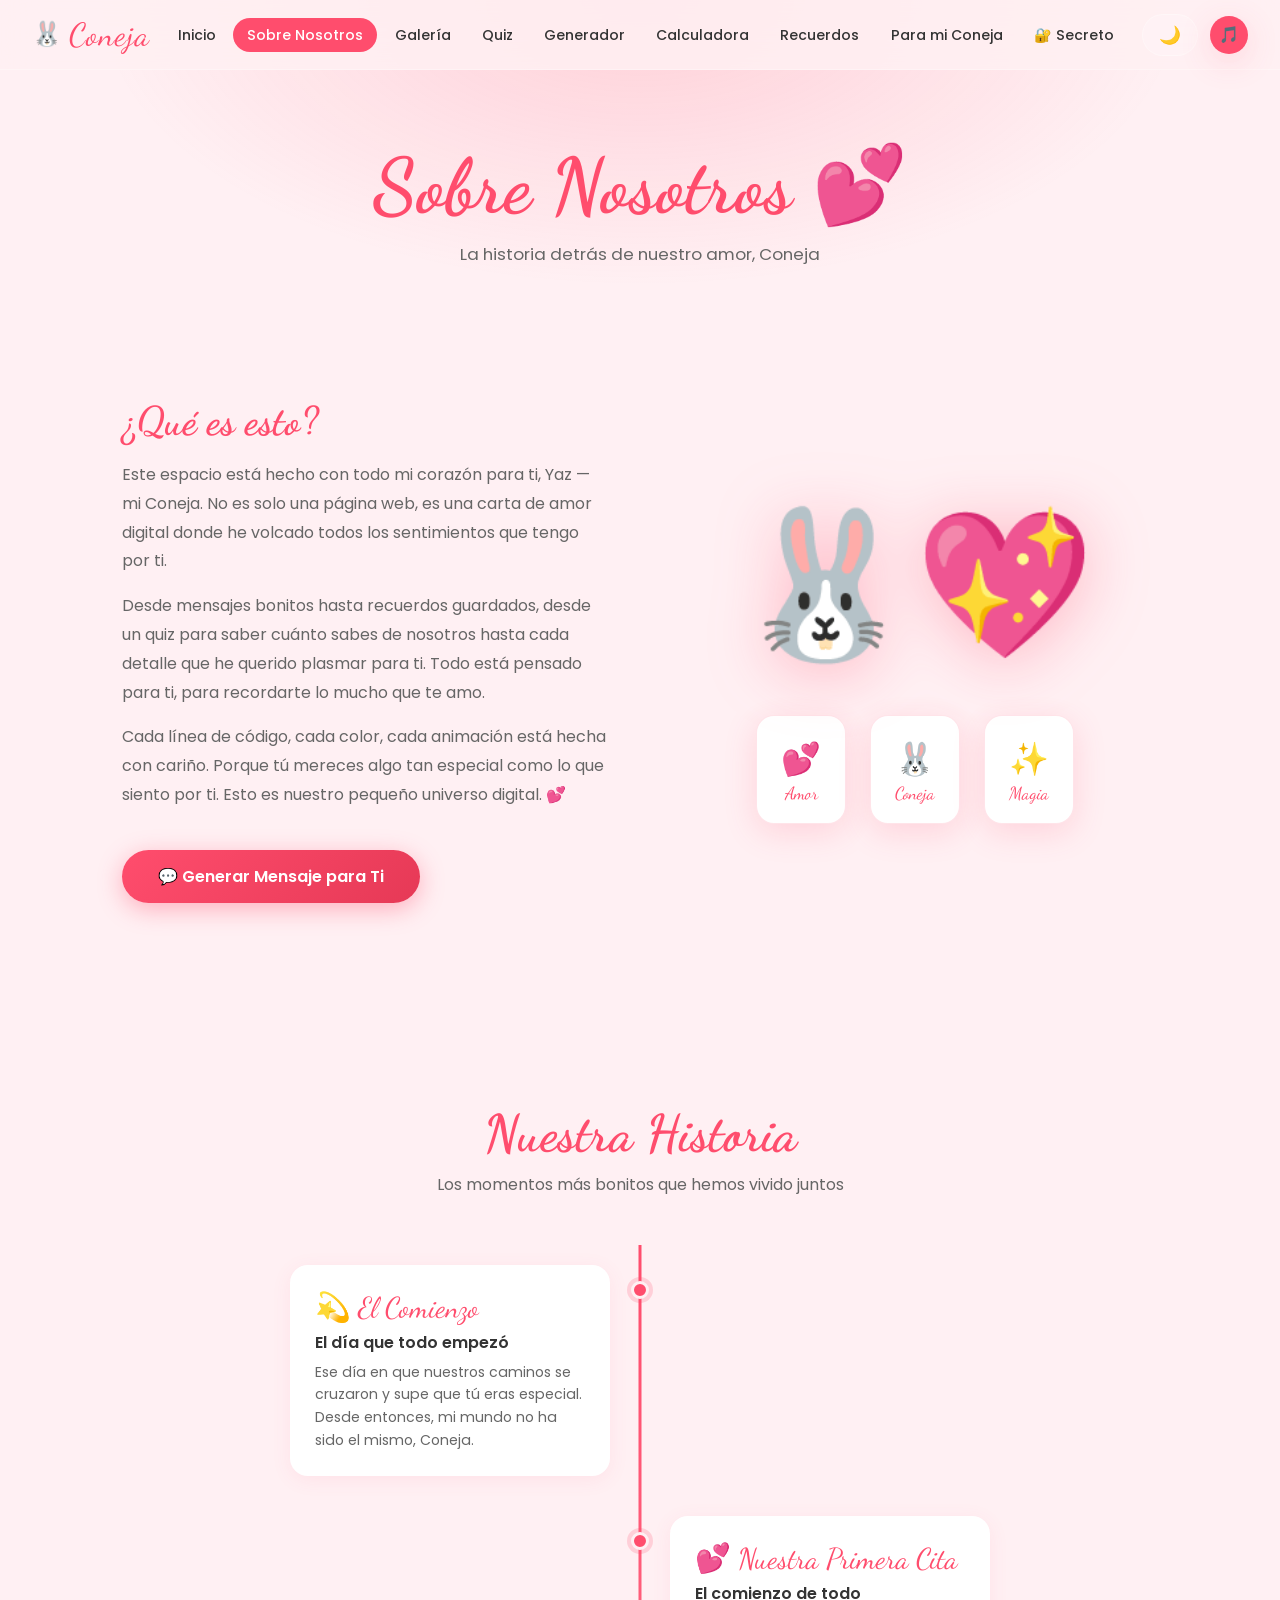
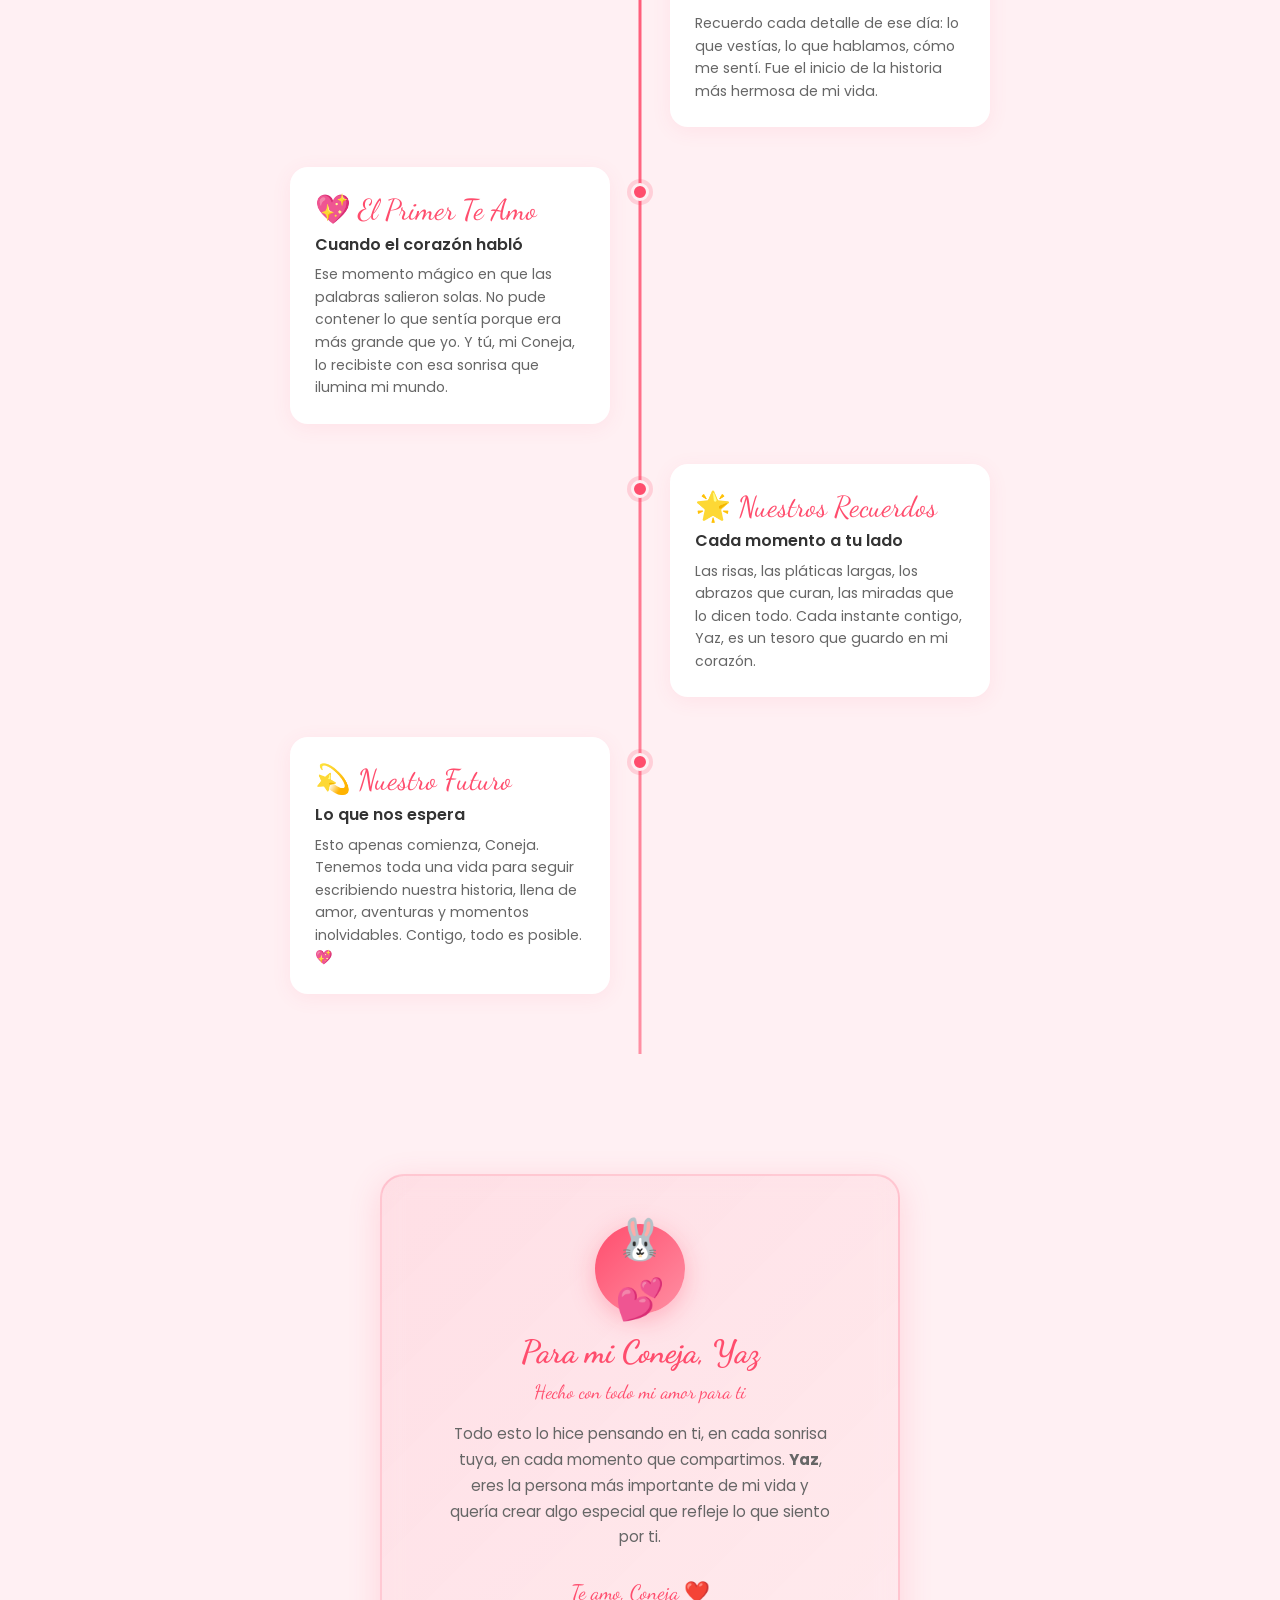
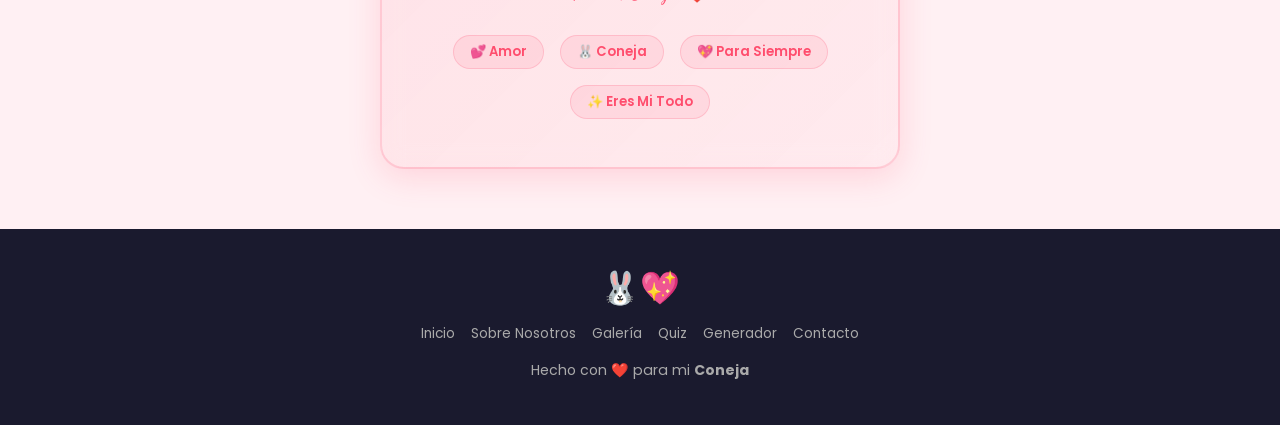
<file: about.html>
<!DOCTYPE html>
<html lang="es">
<head>
  <meta charset="UTF-8" />
  <meta name="viewport" content="width=device-width, initial-scale=1.0" />
  <title>Sobre Nosotros – Coneja 💕</title>
  <link rel="stylesheet" href="css/style.css" />
  <link rel="icon" href="data:image/svg+xml,<svg xmlns='http://www.w3.org/2000/svg' viewBox='0 0 100 100'><text y='.9em' font-size='90'>💖</text></svg>">
</head>
<body>

  <div id="nav-placeholder"></div>

  <!-- PAGE HEADER -->
  <div class="page-header">
    <h1 data-aos="fade-down">Sobre Nosotros 💕</h1>
    <p data-aos="fade-up" data-aos-delay="200">La historia detrás de nuestro amor, Coneja</p>
  </div>

  <!-- ABOUT SECTION -->
  <section class="about-section">
    <div class="about-grid">
      <div class="about-text" data-aos="fade-right">
        <h2>¿Qué es esto?</h2>
        <p>Este espacio está hecho con todo mi corazón para ti, Yaz — mi Coneja. No es solo una página web, es una carta de amor digital donde he volcado todos los sentimientos que tengo por ti.</p>
        <p>Desde mensajes bonitos hasta recuerdos guardados, desde un quiz para saber cuánto sabes de nosotros hasta cada detalle que he querido plasmar para ti. Todo está pensado para ti, para recordarte lo mucho que te amo.</p>
        <p>Cada línea de código, cada color, cada animación está hecha con cariño. Porque tú mereces algo tan especial como lo que siento por ti. Esto es nuestro pequeño universo digital. 💕</p>
        <a href="love.html" class="btn-primary" style="display:inline-flex; margin-top: 1.5rem;">💬 Generar Mensaje para Ti</a>
      </div>
      <div class="about-visual" data-aos="fade-left">
        <span class="about-heart-big">🐰💖</span>
        <div style="display: flex; justify-content: center; gap: 1.5rem; margin-top: 1.5rem; flex-wrap: wrap;">
          <div style="text-align:center; padding: 1.2rem 1.5rem; background: var(--white); border-radius: var(--radius); box-shadow: var(--shadow); border: 1px solid rgba(255,77,109,0.15);">
            <div style="font-size: 2rem;">💕</div>
            <div style="font-family: var(--font-fancy); color: var(--primary); font-size: 1.1rem;">Amor</div>
          </div>
          <div style="text-align:center; padding: 1.2rem 1.5rem; background: var(--white); border-radius: var(--radius); box-shadow: var(--shadow); border: 1px solid rgba(255,77,109,0.15);">
            <div style="font-size: 2rem;">🐰</div>
            <div style="font-family: var(--font-fancy); color: var(--primary); font-size: 1.1rem;">Coneja</div>
          </div>
          <div style="text-align:center; padding: 1.2rem 1.5rem; background: var(--white); border-radius: var(--radius); box-shadow: var(--shadow); border: 1px solid rgba(255,77,109,0.15);">
            <div style="font-size: 2rem;">✨</div>
            <div style="font-family: var(--font-fancy); color: var(--primary); font-size: 1.1rem;">Magia</div>
          </div>
        </div>
      </div>
    </div>
  </section>

  <!-- TIMELINE SECTION -->
  <section class="timeline-section">
    <div class="section-title" data-aos="fade-up">
      <h2>Nuestra Historia</h2>
      <p>Los momentos más bonitos que hemos vivido juntos</p>
    </div>

    <div class="timeline">
      <!-- Item 1 -->
      <div class="timeline-item" data-aos="fade-right">
        <div class="timeline-dot"></div>
        <div class="timeline-card">
          <div class="timeline-year">💫 El Comienzo</div>
          <h4>El día que todo empezó</h4>
          <p>Ese día en que nuestros caminos se cruzaron y supe que tú eras especial. Desde entonces, mi mundo no ha sido el mismo, Coneja.</p>
        </div>
      </div>

      <!-- Item 2 -->
      <div class="timeline-item" data-aos="fade-left">
        <div class="timeline-dot"></div>
        <div class="timeline-card">
          <div class="timeline-year">💕 Nuestra Primera Cita</div>
          <h4>El comienzo de todo</h4>
          <p>Recuerdo cada detalle de ese día: lo que vestías, lo que hablamos, cómo me sentí. Fue el inicio de la historia más hermosa de mi vida.</p>
        </div>
      </div>

      <!-- Item 3 -->
      <div class="timeline-item" data-aos="fade-right">
        <div class="timeline-dot"></div>
        <div class="timeline-card">
          <div class="timeline-year">💖 El Primer Te Amo</div>
          <h4>Cuando el corazón habló</h4>
          <p>Ese momento mágico en que las palabras salieron solas. No pude contener lo que sentía porque era más grande que yo. Y tú, mi Coneja, lo recibiste con esa sonrisa que ilumina mi mundo.</p>
        </div>
      </div>

      <!-- Item 4 -->
      <div class="timeline-item" data-aos="fade-left">
        <div class="timeline-dot"></div>
        <div class="timeline-card">
          <div class="timeline-year">🌟 Nuestros Recuerdos</div>
          <h4>Cada momento a tu lado</h4>
          <p>Las risas, las pláticas largas, los abrazos que curan, las miradas que lo dicen todo. Cada instante contigo, Yaz, es un tesoro que guardo en mi corazón.</p>
        </div>
      </div>

      <!-- Item 5 -->
      <div class="timeline-item" data-aos="fade-right">
        <div class="timeline-dot"></div>
        <div class="timeline-card">
          <div class="timeline-year">💫 Nuestro Futuro</div>
          <h4>Lo que nos espera</h4>
          <p>Esto apenas comienza, Coneja. Tenemos toda una vida para seguir escribiendo nuestra historia, llena de amor, aventuras y momentos inolvidables. Contigo, todo es posible. 💖</p>
        </div>
      </div>
    </div>
  </section>

  <!-- CREATOR SECTION -->
  <section class="creator-section" data-aos="zoom-in">
    <div class="creator-card">
      <div class="creator-avatar">🐰💕</div>
      <h3>Para mi Coneja, Yaz</h3>
      <p style="color: var(--primary); font-family: var(--font-fancy); font-size: 1.2rem; margin-bottom: 0.8rem;">Hecho con todo mi amor para ti</p>
      <p>Todo esto lo hice pensando en ti, en cada sonrisa tuya, en cada momento que compartimos. <strong>Yaz</strong>, eres la persona más importante de mi vida y quería crear algo especial que refleje lo que siento por ti.</p>
      <br>
      <p style="color: var(--primary); font-family: var(--font-fancy); font-size: 1.3rem;">Te amo, Coneja ❤️</p>
      <div style="display: flex; justify-content: center; gap: 1rem; margin-top: 1.5rem; flex-wrap: wrap;">
        <span style="background: rgba(255,77,109,0.1); color: var(--primary); padding: 6px 16px; border-radius: 50px; font-size: 0.82rem; font-weight: 600; border: 1px solid rgba(255,77,109,0.2);">💕 Amor</span>
        <span style="background: rgba(255,77,109,0.1); color: var(--primary); padding: 6px 16px; border-radius: 50px; font-size: 0.82rem; font-weight: 600; border: 1px solid rgba(255,77,109,0.2);">🐰 Coneja</span>
        <span style="background: rgba(255,77,109,0.1); color: var(--primary); padding: 6px 16px; border-radius: 50px; font-size: 0.82rem; font-weight: 600; border: 1px solid rgba(255,77,109,0.2);">💖 Para Siempre</span>
        <span style="background: rgba(255,77,109,0.1); color: var(--primary); padding: 6px 16px; border-radius: 50px; font-size: 0.82rem; font-weight: 600; border: 1px solid rgba(255,77,109,0.2);">✨ Eres Mi Todo</span>
      </div>
    </div>
  </section>

  <!-- FOOTER -->
  <footer>
    <div class="footer-logo">🐰💖</div>
    <div class="footer-links">
      <a href="index.html">Inicio</a> <a href="about.html">Sobre Nosotros</a> <a href="gallery.html">Galería</a>
      <a href="quiz.html">Quiz</a> <a href="love.html">Generador</a> <a href="contact.html">Contacto</a>
    </div>
    <p>Hecho con <span class="heart">❤️</span> para mi <strong>Coneja</strong></p>
  </footer>

  <script src="js/nav.js"></script>
  <script src="js/main.js"></script>
</body>
</html>
</file>
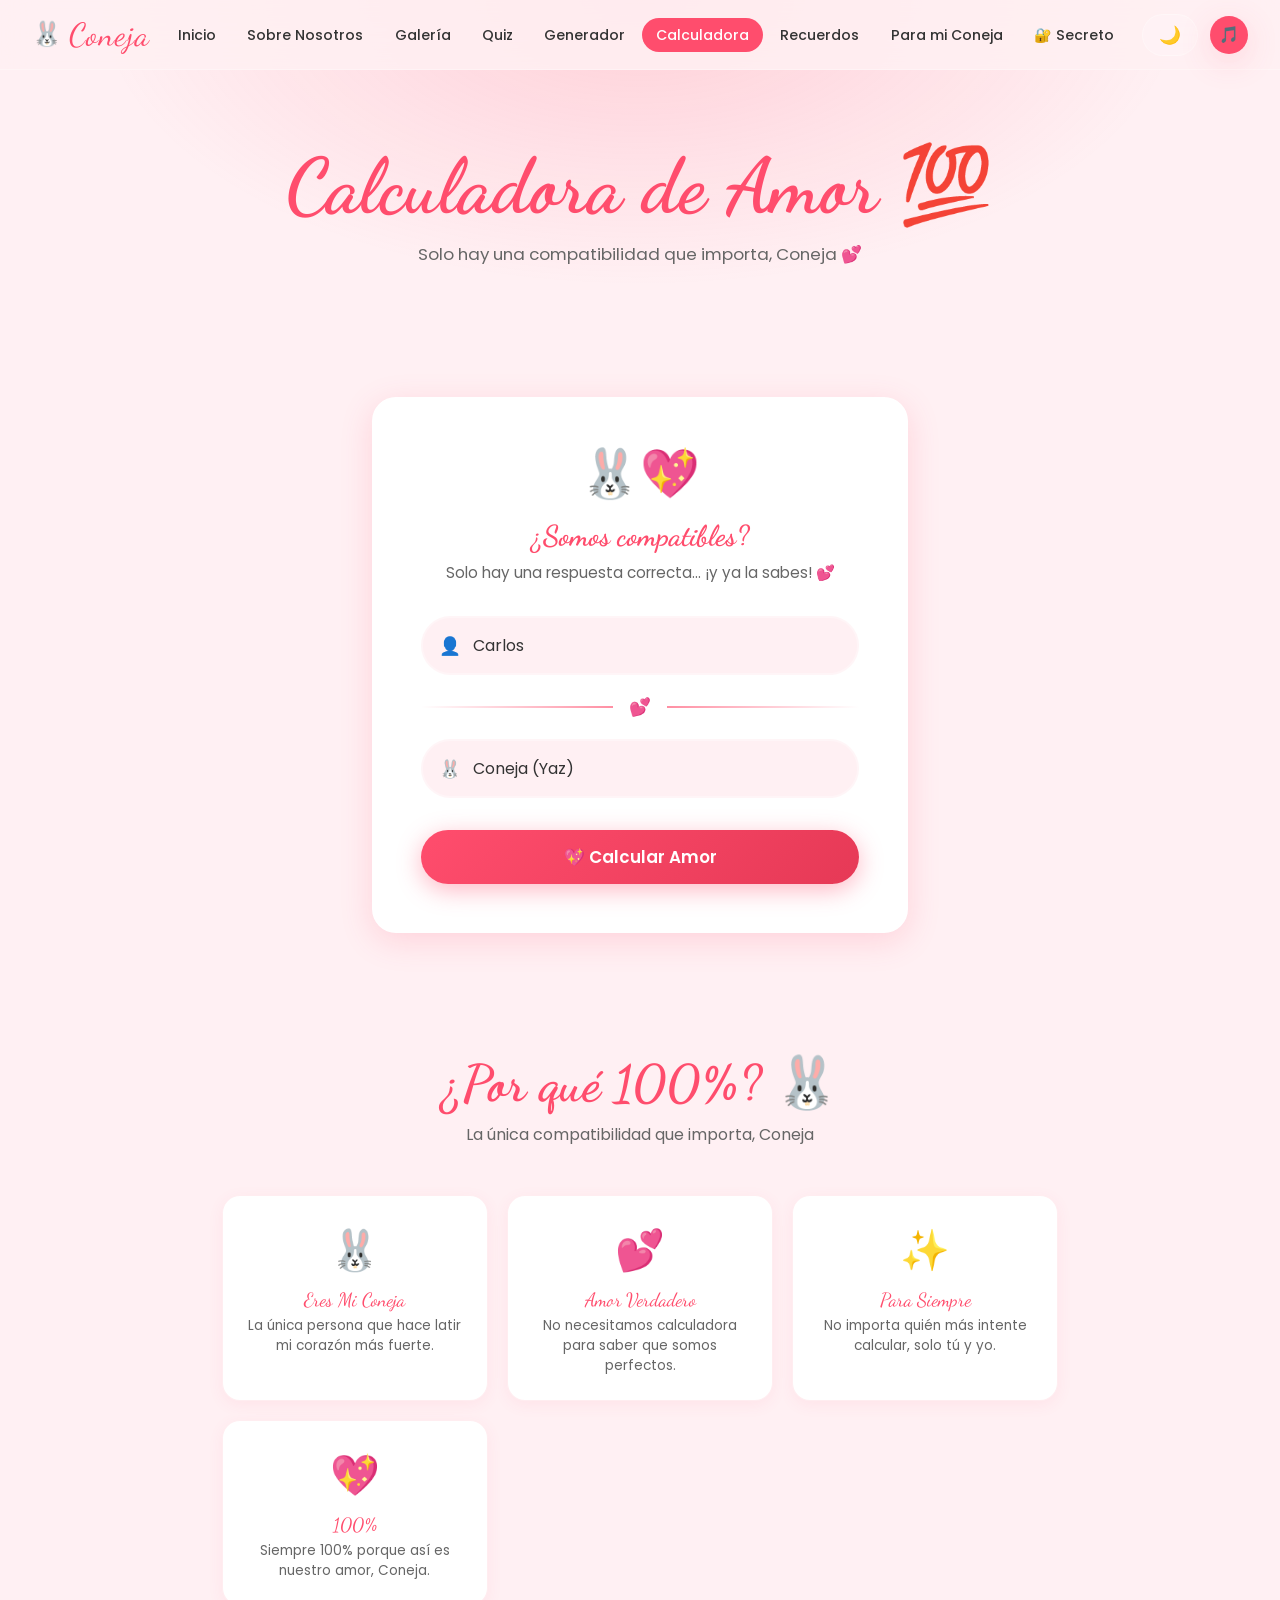
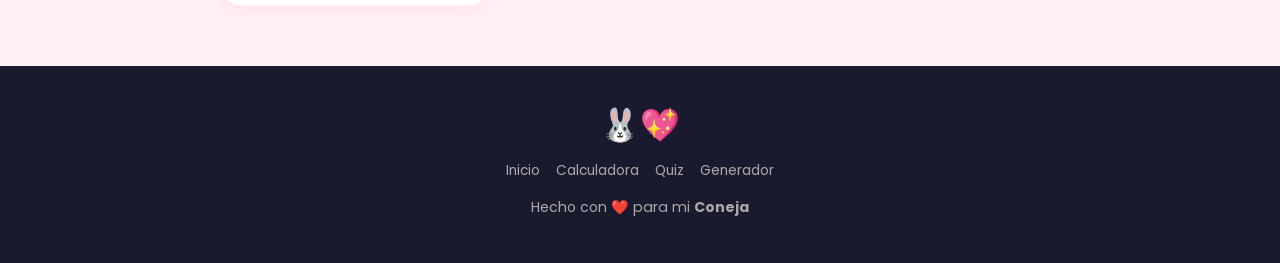
<file: calculator.html>
<!DOCTYPE html>
<html lang="es">
<head>
  <meta charset="UTF-8" />
  <meta name="viewport" content="width=device-width, initial-scale=1.0" />
  <title>Calculadora de Amor – Coneja 💕</title>
  <link rel="stylesheet" href="css/style.css" />
  <link rel="icon" href="data:image/svg+xml,<svg xmlns='http://www.w3.org/2000/svg' viewBox='0 0 100 100'><text y='.9em' font-size='90'>💖</text></svg>">
</head>
<body>

  <div id="nav-placeholder"></div>

  <div class="page-header">
    <h1 data-aos="fade-down">Calculadora de Amor 💯</h1>
    <p data-aos="fade-up" data-aos-delay="200">Solo hay una compatibilidad que importa, Coneja 💕</p>
  </div>

  <section class="calculator-section">
    <div class="calc-card" data-aos="zoom-in">

      <div style="font-family: var(--font-fancy); font-size: 3rem; margin-bottom: 1rem;">🐰💖</div>
      <h2 style="font-family: var(--font-fancy); font-size: 1.8rem; color: var(--primary); margin-bottom: 0.5rem;">¿Somos compatibles?</h2>
      <p style="color: var(--text-light); margin-bottom: 2rem; font-size: 0.95rem;">Solo hay una respuesta correcta... ¡y ya la sabes! 💕</p>

      <div class="calc-inputs">
        <div class="calc-input-group">
          <span class="calc-input-icon">👤</span>
          <input type="text" id="name1" value="Carlos" maxlength="30" />
        </div>

        <div class="calc-vs">💕</div>

        <div class="calc-input-group">
          <span class="calc-input-icon">🐰</span>
          <input type="text" id="name2" value="Coneja (Yaz)" maxlength="30" />
        </div>
      </div>

      <button class="btn-primary" id="calc-btn" style="width: 100%; justify-content: center; font-size: 1.05rem;">
        💖 Calcular Amor
      </button>

      <div id="calc-error" style="color:#e74c3c; font-size:0.85rem; margin-top:0.8rem; display:none;">¡Ay, Coneja! ¿Por qué quieres cambiar los nombres? 😏</div>

      <!-- RESULT -->
      <div class="calc-result" id="calc-result">
        <div class="calc-names" id="calc-names">Carlos & Coneja (Yaz)</div>

        <!-- SVG Circle Progress -->
        <div class="circle-progress-wrapper">
          <svg viewBox="0 0 160 160" width="160" height="160">
            <defs>
              <linearGradient id="calcGrad" x1="0%" y1="0%" x2="100%" y2="100%">
                <stop offset="0%" stop-color="#ff4d6d"/>
                <stop offset="100%" stop-color="#ff8fa3"/>
              </linearGradient>
            </defs>
            <circle class="circle-bg" cx="80" cy="80" r="70"/>
            <circle class="circle-fill" id="circle-fill" cx="80" cy="80" r="70"/>
          </svg>
          <div class="circle-text">
            <div class="circle-percent" id="circle-percent">0%</div>
            <div class="circle-label">Amor</div>
          </div>
        </div>

        <div class="calc-message" id="calc-message">¡Están hechos el uno para el otro! 💕</div>

        <!-- Progress bar as backup visual -->
        <div style="margin: 1.5rem 0; background: var(--bg2); border-radius: 50px; height: 12px; overflow: hidden;">
          <div id="progress-bar-fill" style="height:100%; width:0%; background: linear-gradient(90deg, var(--primary), var(--secondary)); border-radius:50px; transition: width 1.5s cubic-bezier(.4,0,.2,1);"></div>
        </div>

        <div id="love-emoji-row" style="font-size: 2rem; letter-spacing: 4px; margin: 1rem 0;"></div>

        <div style="display: flex; gap: 1rem; justify-content: center; flex-wrap: wrap; margin-top: 1.5rem;">
          <button class="btn-primary" id="recalc-btn">🔄 Jugar de Nuevo</button>
          <button class="btn-copy" id="share-calc-btn">📋 Copiar Resultado</button>
        </div>
      </div>

    </div>
  </section>

  <!-- FUN SECTION - Personalizada -->
  <section style="padding: 60px 2rem; max-width: 900px; margin: 0 auto; position: relative; z-index:1;">
    <div class="section-title" data-aos="fade-up">
      <h2>¿Por qué 100%? 🐰</h2>
      <p>La única compatibilidad que importa, Coneja</p>
    </div>
    <div style="display: grid; grid-template-columns: repeat(auto-fill, minmax(200px, 1fr)); gap: 1.2rem;" data-aos="fade-up" data-aos-delay="100">
      <div style="background: var(--white); border-radius: var(--radius); padding: 1.5rem; text-align:center; box-shadow: 0 4px 16px rgba(255,77,109,0.07); border: 1px solid rgba(255,77,109,0.1);">
        <div style="font-size:2.5rem; margin-bottom:0.5rem;">🐰</div>
        <div style="font-family:var(--font-fancy); color: var(--primary); font-size:1.2rem;">Eres Mi Coneja</div>
        <p style="font-size:0.85rem; color:var(--text-light); margin-top:0.3rem;">La única persona que hace latir mi corazón más fuerte.</p>
      </div>
      <div style="background: var(--white); border-radius: var(--radius); padding: 1.5rem; text-align:center; box-shadow: 0 4px 16px rgba(255,77,109,0.07); border: 1px solid rgba(255,77,109,0.1);">
        <div style="font-size:2.5rem; margin-bottom:0.5rem;">💕</div>
        <div style="font-family:var(--font-fancy); color: var(--primary); font-size:1.2rem;">Amor Verdadero</div>
        <p style="font-size:0.85rem; color:var(--text-light); margin-top:0.3rem;">No necesitamos calculadora para saber que somos perfectos.</p>
      </div>
      <div style="background: var(--white); border-radius: var(--radius); padding: 1.5rem; text-align:center; box-shadow: 0 4px 16px rgba(255,77,109,0.07); border: 1px solid rgba(255,77,109,0.1);">
        <div style="font-size:2.5rem; margin-bottom:0.5rem;">✨</div>
        <div style="font-family:var(--font-fancy); color: var(--primary); font-size:1.2rem;">Para Siempre</div>
        <p style="font-size:0.85rem; color:var(--text-light); margin-top:0.3rem;">No importa quién más intente calcular, solo tú y yo.</p>
      </div>
      <div style="background: var(--white); border-radius: var(--radius); padding: 1.5rem; text-align:center; box-shadow: 0 4px 16px rgba(255,77,109,0.07); border: 1px solid rgba(255,77,109,0.1);">
        <div style="font-size:2.5rem; margin-bottom:0.5rem;">💖</div>
        <div style="font-family:var(--font-fancy); color: var(--primary); font-size:1.2rem;">100%</div>
        <p style="font-size:0.85rem; color:var(--text-light); margin-top:0.3rem;">Siempre 100% porque así es nuestro amor, Coneja.</p>
      </div>
    </div>
  </section>

  <footer>
    <div class="footer-logo">🐰💖</div>
    <div class="footer-links">
      <a href="index.html">Inicio</a> <a href="calculator.html">Calculadora</a> <a href="quiz.html">Quiz</a> <a href="love.html">Generador</a>
    </div>
    <p>Hecho con <span class="heart">❤️</span> para mi <strong>Coneja</strong></p>
  </footer>

  <script src="js/nav.js"></script>
  <script src="js/main.js"></script>
  <script>
    // =============================================
    // CALCULADORA DE AMOR - VERSIÓN CONEJA
    // =============================================
    
    // Nombres fijos
    const NOMBRE1 = "Carlos";
    const NOMBRE2 = "Coneja (Yaz)";

    function calculateLove(name1, name2) {
      // SIEMPRE RETORNA 100% cuando son los nombres correctos
      if (name1 === NOMBRE1 && name2 === NOMBRE2) {
        return 100;
      }
      // Si alguien intenta cambiar los nombres, da un número aleatorio bajo
      // para que se den cuenta que no funciona con otros nombres
      return Math.floor(Math.random() * 30) + 10; // 10-40%
    }

    function getLoveMessage(pct) {
      if (pct === 100) {
        return { 
          msg: "🐰💖 ¡100%! ¡Coneja, estamos hechos el uno para el otro! No hay duda, eres mi alma gemela. Te amo con todo mi corazón. 💕", 
          emojis: "🐰💖✨💕❤️" 
        };
      }
      return { 
        msg: "😏 Ay, Coneja... ¿por qué quieres probar con otros nombres? Sabes que solo tú y yo tenemos 100%. ¡No hay nadie más para mí! 💖", 
        emojis: "😏💕🐰✨💖" 
      };
    }

    document.getElementById('calc-btn').addEventListener('click', () => {
      let n1 = document.getElementById('name1').value.trim();
      let n2 = document.getElementById('name2').value.trim();
      const errEl = document.getElementById('calc-error');

      // Verificar si intentaron cambiar los nombres
      if (n1 !== NOMBRE1 || n2 !== NOMBRE2) {
        errEl.style.display = 'block';
        // Restaurar los nombres originales después de 2 segundos
        setTimeout(() => {
          document.getElementById('name1').value = NOMBRE1;
          document.getElementById('name2').value = NOMBRE2;
          errEl.style.display = 'none';
        }, 3000);
        
        // Calcular con los nombres originales para mostrar el 100%
        n1 = NOMBRE1;
        n2 = NOMBRE2;
      } else {
        errEl.style.display = 'none';
      }

      const pct = calculateLove(n1, n2);
      const { msg, emojis } = getLoveMessage(pct);

      // Mostrar resultado
      document.getElementById('calc-names').innerHTML = `<span>${n1}</span> & <span>${n2}</span>`;
      document.getElementById('calc-message').textContent = msg;
      document.getElementById('love-emoji-row').textContent = emojis;
      document.getElementById('calc-result').classList.add('active');

      // Animar círculo
      const circumference = 2 * Math.PI * 70;
      const offset = circumference - (pct / 100) * circumference;
      const circle = document.getElementById('circle-fill');
      const percentEl = document.getElementById('circle-percent');
      const barFill = document.getElementById('progress-bar-fill');

      circle.style.strokeDashoffset = circumference;
      percentEl.textContent = '0%';
      barFill.style.width = '0%';

      setTimeout(() => {
        circle.style.strokeDashoffset = offset;
        barFill.style.width = pct + '%';
        let current = 0;
        const step = pct / 60;
        const timer = setInterval(() => {
          current = Math.min(current + step, pct);
          percentEl.textContent = Math.round(current) + '%';
          if (current >= pct) clearInterval(timer);
        }, 25);
      }, 100);

      document.getElementById('calc-result').scrollIntoView({ behavior: 'smooth', block: 'center' });
    });

    // Cuando intentan escribir en los campos, mostrar mensaje juguetón
    document.getElementById('name1').addEventListener('focus', function() {
      if (this.value === NOMBRE1) {
        this.select();
      }
    });

    document.getElementById('name2').addEventListener('focus', function() {
      if (this.value === NOMBRE2) {
        this.select();
      }
    });

    document.getElementById('recalc-btn').addEventListener('click', () => {
      document.getElementById('calc-result').classList.remove('active');
      document.getElementById('name1').value = NOMBRE1;
      document.getElementById('name2').value = NOMBRE2;
      document.getElementById('calc-error').style.display = 'none';
    });

    document.getElementById('share-calc-btn').addEventListener('click', () => {
      const text = `🐰💖 ¡100% de compatibilidad! ${NOMBRE1} y ${NOMBRE2} están hechos el uno para el otro. ¡Te amo, Coneja! 💕`;
      copyToClipboard(text);
      showCopyToast('💕 ¡Resultado copiado!');
    });

    document.addEventListener('keydown', (e) => {
      if (e.key === 'Enter') document.getElementById('calc-btn').click();
    });

    // Función copy fallback
    function copyToClipboard(text) {
      if (navigator.clipboard && navigator.clipboard.writeText) {
        navigator.clipboard.writeText(text);
      } else {
        const ta = document.createElement('textarea');
        ta.value = text;
        document.body.appendChild(ta);
        ta.select();
        document.execCommand('copy');
        ta.remove();
      }
    }

    function showCopyToast(msg) {
      const toast = document.createElement('div');
      toast.textContent = msg;
      toast.style.cssText = `
        position: fixed; bottom: 30px; left: 50%; transform: translateX(-50%);
        background: rgba(0,0,0,0.8); color: #fff; padding: 12px 28px;
        border-radius: 50px; font-family: var(--font-main); font-size: 0.95rem;
        z-index: 9999; animation: fadeInUp 0.4s ease forwards;
        backdrop-filter: blur(10px); border: 1px solid rgba(255,255,255,0.1);
      `;
      document.body.appendChild(toast);
      setTimeout(() => {
        toast.style.opacity = '0';
        toast.style.transform = 'translateX(-50%) translateY(20px)';
        toast.style.transition = '0.3s ease';
        setTimeout(() => toast.remove(), 300);
      }, 2500);
    }
  </script>
</body>
</html>
</file>
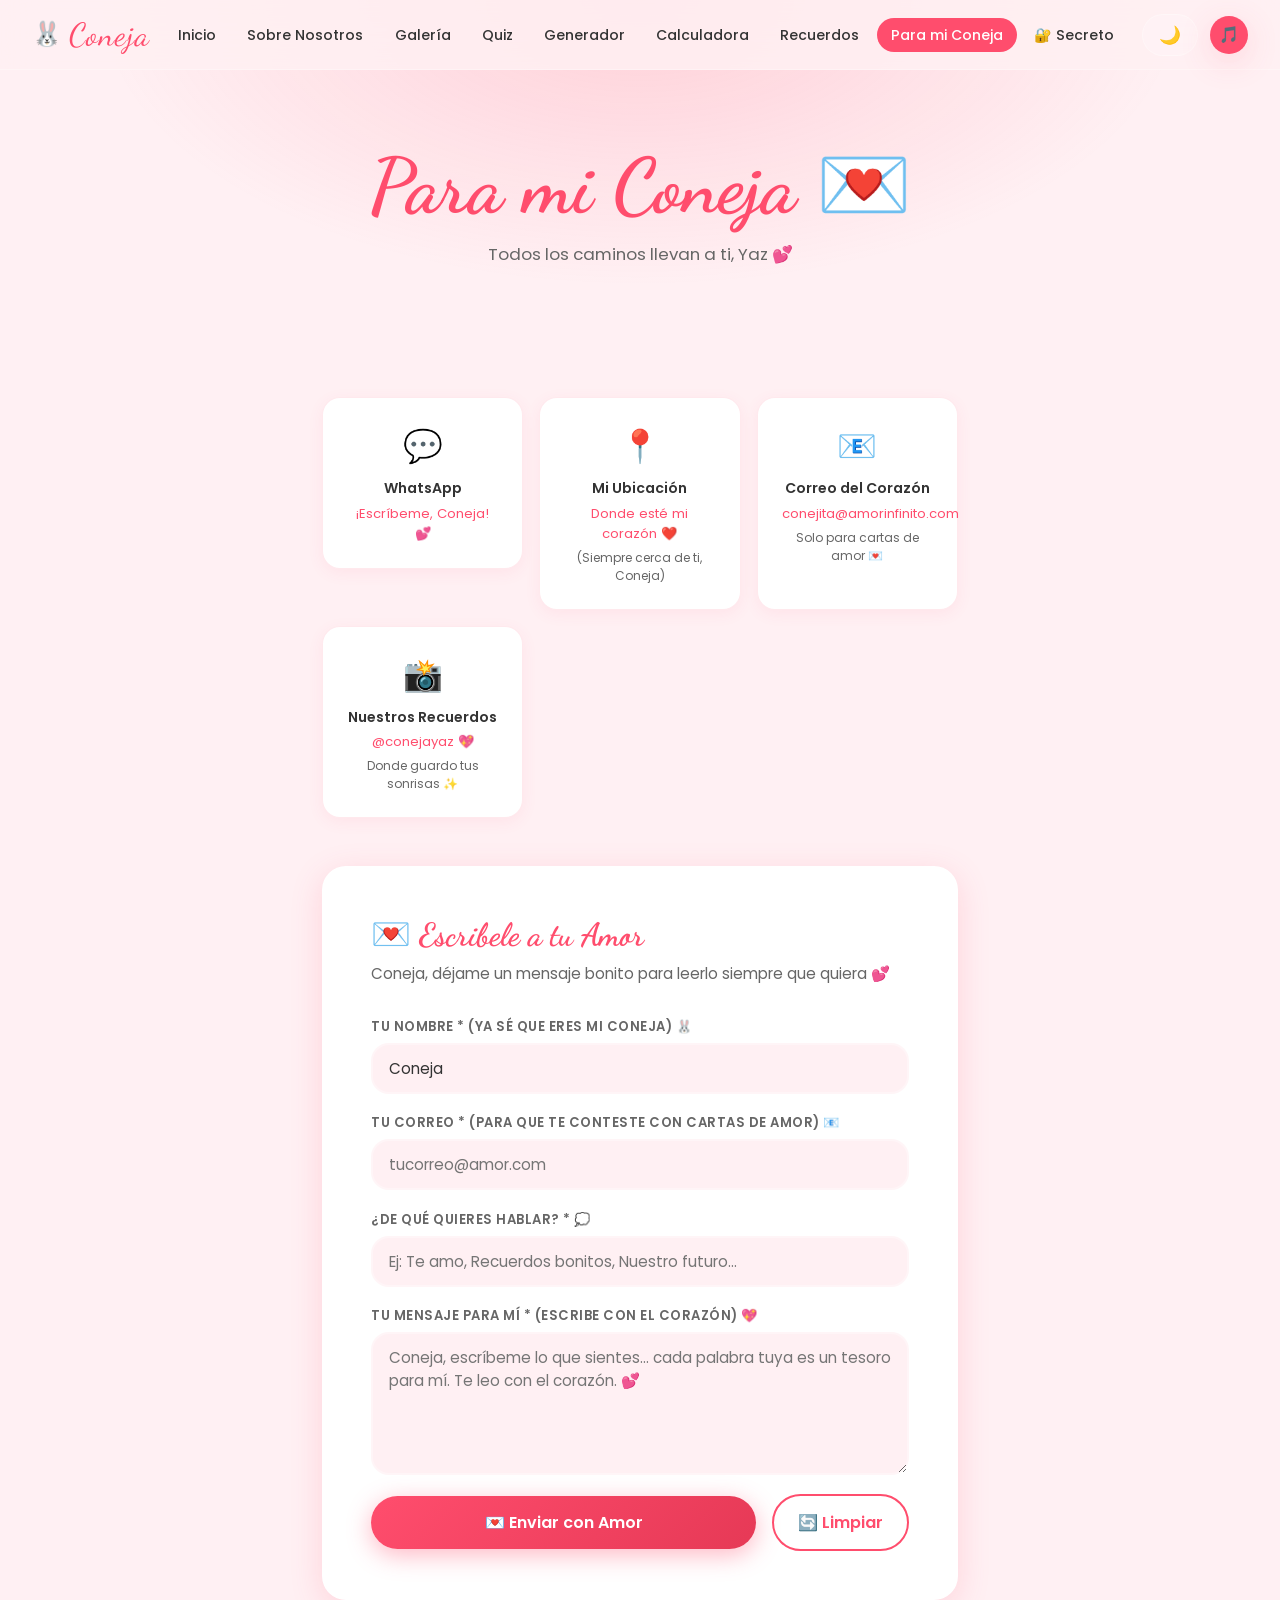
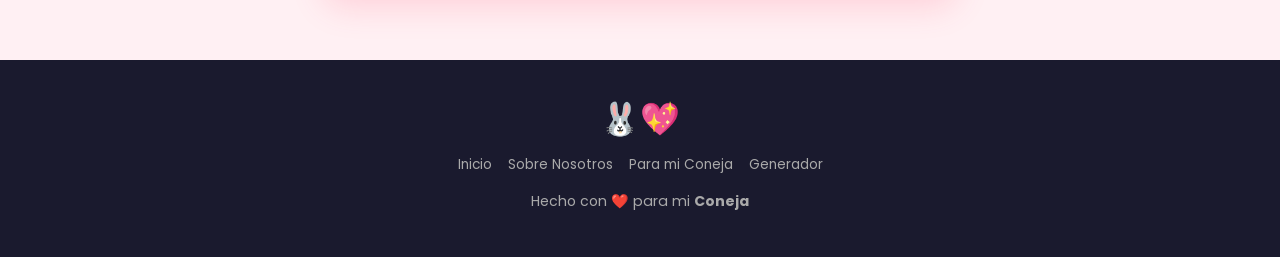
<file: contact.html>
<!DOCTYPE html>
<html lang="es">
<head>
  <meta charset="UTF-8" />
  <meta name="viewport" content="width=device-width, initial-scale=1.0" />
  <title>Para mi Coneja 💕</title>
  <link rel="stylesheet" href="css/style.css" />
  <link rel="icon" href="data:image/svg+xml,<svg xmlns='http://www.w3.org/2000/svg' viewBox='0 0 100 100'><text y='.9em' font-size='90'>💖</text></svg>">
</head>
<body>

  <div id="nav-placeholder"></div>

  <div class="page-header">
    <h1 data-aos="fade-down">Para mi Coneja 💌</h1>
    <p data-aos="fade-up" data-aos-delay="200">Todos los caminos llevan a ti, Yaz 💕</p>
  </div>

  <section class="contact-section">

    <!-- Contact Cards - ROMÁNTICOS -->
    <div style="display: grid; grid-template-columns: repeat(auto-fill, minmax(180px, 1fr)); gap: 1rem; margin-bottom: 3rem;" data-aos="fade-up">
      
      <!-- WhatsApp - Con número real -->
      <a href="https://wa.me/525533875891" target="_blank" style="text-decoration: none; display: block;">
        <div style="background: var(--white); border-radius: var(--radius); padding: 1.5rem; text-align:center; border: 1px solid rgba(255,77,109,0.12); box-shadow: 0 4px 16px rgba(255,77,109,0.07); cursor: pointer; transition: transform 0.3s ease;" onmouseover="this.style.transform='scale(1.05)'" onmouseout="this.style.transform='scale(1)'">
          <div style="font-size:2rem; margin-bottom:0.5rem;">💬</div>
          <div style="font-weight:600; margin-bottom:0.3rem; font-size:0.88rem;">WhatsApp</div>
          <div style="color:var(--primary); font-size:0.82rem;">¡Escríbeme, Coneja! 💕</div>
        </div>
      </a>

      <!-- Ubicación - Juguetona -->
      <div style="background: var(--white); border-radius: var(--radius); padding: 1.5rem; text-align:center; border: 1px solid rgba(255,77,109,0.12); box-shadow: 0 4px 16px rgba(255,77,109,0.07);">
        <div style="font-size:2rem; margin-bottom:0.5rem;">📍</div>
        <div style="font-weight:600; margin-bottom:0.3rem; font-size:0.88rem;">Mi Ubicación</div>
        <div style="color:var(--primary); font-size:0.82rem;">Donde esté mi corazón ❤️</div>
        <div style="font-size:0.75rem; color:var(--text-light); margin-top:0.3rem;">(Siempre cerca de ti, Coneja)</div>
      </div>

      <!-- Correo Romántico -->
      <div style="background: var(--white); border-radius: var(--radius); padding: 1.5rem; text-align:center; border: 1px solid rgba(255,77,109,0.12); box-shadow: 0 4px 16px rgba(255,77,109,0.07);">
        <div style="font-size:2rem; margin-bottom:0.5rem;">📧</div>
        <div style="font-weight:600; margin-bottom:0.3rem; font-size:0.88rem;">Correo del Corazón</div>
        <div style="color:var(--primary); font-size:0.82rem;">conejita@amorinfinito.com</div>
        <div style="font-size:0.75rem; color:var(--text-light); margin-top:0.3rem;">Solo para cartas de amor 💌</div>
      </div>

      <!-- Instagram - Con mensaje bonito -->
      <a href="#" style="text-decoration: none; display: block;" onclick="alert('🐰 ¡Coneja, solo sígueme para ver fotos bonitas de nosotros! 💕'); return false;">
        <div style="background: var(--white); border-radius: var(--radius); padding: 1.5rem; text-align:center; border: 1px solid rgba(255,77,109,0.12); box-shadow: 0 4px 16px rgba(255,77,109,0.07); cursor: pointer; transition: transform 0.3s ease;" onmouseover="this.style.transform='scale(1.05)'" onmouseout="this.style.transform='scale(1)'">
          <div style="font-size:2rem; margin-bottom:0.5rem;">📸</div>
          <div style="font-weight:600; margin-bottom:0.3rem; font-size:0.88rem;">Nuestros Recuerdos</div>
          <div style="color:var(--primary); font-size:0.82rem;">@conejayaz 💖</div>
          <div style="font-size:0.75rem; color:var(--text-light); margin-top:0.3rem;">Donde guardo tus sonrisas ✨</div>
        </div>
      </a>
    </div>

    <!-- Formulario - Para que ella te escriba -->
    <div class="contact-form-card" data-aos="zoom-in">
      <h3>💌 Escribele a tu Amor</h3>
      <p style="color: var(--text-light);">Coneja, déjame un mensaje bonito para leerlo siempre que quiera 💕</p>

      <form class="contact-form" id="contact-form" novalidate>

        <div class="form-group">
          <label>Tu Nombre * (Ya sé que eres mi Coneja) 🐰</label>
          <input type="text" id="cf-name" placeholder="Escribe tu nombre, amor..." value="Coneja" />
          <span class="error-msg" id="err-name">¡Pon tu nombre, Coneja! 💕</span>
        </div>

        <div class="form-group">
          <label>Tu Correo * (Para que te conteste con cartas de amor) 📧</label>
          <input type="email" id="cf-email" placeholder="tucorreo@amor.com" />
          <span class="error-msg" id="err-email">Pon un correo bonito, Coneja 💌</span>
        </div>

        <div class="form-group">
          <label>¿De qué quieres hablar? * 💭</label>
          <input type="text" id="cf-subject" placeholder="Ej: Te amo, Recuerdos bonitos, Nuestro futuro..." />
          <span class="error-msg" id="err-subject">Escribe un tema bonito 🌸</span>
        </div>

        <div class="form-group">
          <label>Tu Mensaje para mí * (Escribe con el corazón) 💖</label>
          <textarea id="cf-message" placeholder="Coneja, escríbeme lo que sientes... cada palabra tuya es un tesoro para mí. Te leo con el corazón. 💕" rows="5"></textarea>
          <span class="error-msg" id="err-message">¡Escribe algo bonito, mi Coneja! 💬</span>
        </div>

        <div style="display: flex; gap: 1rem; align-items: center; flex-wrap: wrap;">
          <button type="submit" class="btn-primary" style="flex: 1; justify-content: center;">
            💌 Enviar con Amor
          </button>
          <button type="button" id="reset-form-btn" class="btn-outline" style="padding: 14px 24px;">
            🔄 Limpiar
          </button>
        </div>

      </form>
    </div>

  </section>

  <!-- POPUP DE ÉXITO - Romántico -->
  <div class="success-popup" id="success-popup">
    <div class="success-inner">
      <span class="success-icon">🐰💖</span>
      <h3>¡Mensaje Recibido con Todo el Amor!</h3>
      <p>Coneja, tu mensaje llegó directo a mi corazón. Cada palabra tuya la voy a guardar como el tesoro más valioso que tengo. Te amo con toda mi alma. 💕</p>
      <p style="font-size: 0.9rem; color: var(--text-light);">— Tu persona favorita 🤍</p>
      <button class="btn-primary" id="popup-close" style="width:100%; justify-content:center; margin-top: 1rem;">
        💕 Cerrar
      </button>
    </div>
  </div>

  <footer>
    <div class="footer-logo">🐰💖</div>
    <div class="footer-links">
      <a href="index.html">Inicio</a> <a href="about.html">Sobre Nosotros</a> <a href="contact.html">Para mi Coneja</a> <a href="love.html">Generador</a>
    </div>
    <p>Hecho con <span class="heart">❤️</span> para mi <strong>Coneja</strong></p>
  </footer>

  <script src="js/nav.js"></script>
  <script src="js/main.js"></script>
  <script>
    // =============================================
    // FORMULARIO DE CONTACTO - VERSIÓN CONEJA
    // =============================================
    function validate(id, errId, condition) {
      const el = document.getElementById(id);
      const err = document.getElementById(errId);
      if (condition(el.value.trim())) {
        err.style.display = 'none';
        el.style.borderColor = '#2ecc71';
        return true;
      } else {
        err.style.display = 'block';
        el.style.borderColor = '#e74c3c';
        el.style.animation = 'shake 0.4s ease';
        setTimeout(() => el.style.animation = '', 400);
        return false;
      }
    }

    // Agregar animación shake
    const style = document.createElement('style');
    style.textContent = `@keyframes shake { 0%,100%{transform:translateX(0)} 25%{transform:translateX(-8px)} 75%{transform:translateX(8px)} }`;
    document.head.appendChild(style);

    document.getElementById('contact-form').addEventListener('submit', (e) => {
      e.preventDefault();

      const v1 = validate('cf-name', 'err-name', v => v.length >= 2);
      const v2 = validate('cf-email', 'err-email', v => /^[^\s@]+@[^\s@]+\.[^\s@]+$/.test(v));
      const v3 = validate('cf-subject', 'err-subject', v => v.length >= 3);
      const v4 = validate('cf-message', 'err-message', v => v.length >= 10);

      if (v1 && v2 && v3 && v4) {
        document.getElementById('success-popup').classList.add('active');
        document.body.style.overflow = 'hidden';

        document.getElementById('contact-form').reset();
        document.querySelectorAll('.contact-form input, .contact-form textarea').forEach(el => el.style.borderColor = '');
        
        // Volver a poner "Coneja" en el nombre
        document.getElementById('cf-name').value = 'Coneja';
      }
    });

    document.getElementById('popup-close').addEventListener('click', () => {
      document.getElementById('success-popup').classList.remove('active');
      document.body.style.overflow = '';
    });

    document.getElementById('reset-form-btn').addEventListener('click', () => {
      document.getElementById('contact-form').reset();
      document.getElementById('cf-name').value = 'Coneja';
      document.querySelectorAll('.contact-form input, .contact-form textarea').forEach(el => el.style.borderColor = '');
      document.querySelectorAll('.error-msg').forEach(el => el.style.display = 'none');
    });

    // Validación en tiempo real
    ['cf-name','cf-email','cf-subject','cf-message'].forEach(id => {
      const el = document.getElementById(id);
      el.addEventListener('blur', () => {
        if (id === 'cf-email') validate(id, 'err-email', v => /^[^\s@]+@[^\s@]+\.[^\s@]+$/.test(v));
        else validate(id, `err-${id.replace('cf-','')}`  , v => v.length >= (id === 'cf-message' ? 10 : 2));
      });
    });

    // Evitar que borren "Coneja" del campo nombre
    document.getElementById('cf-name').addEventListener('focus', function() {
      if (this.value === 'Coneja') {
        this.select();
      }
    });
  </script>
</body>
</html>
</file>
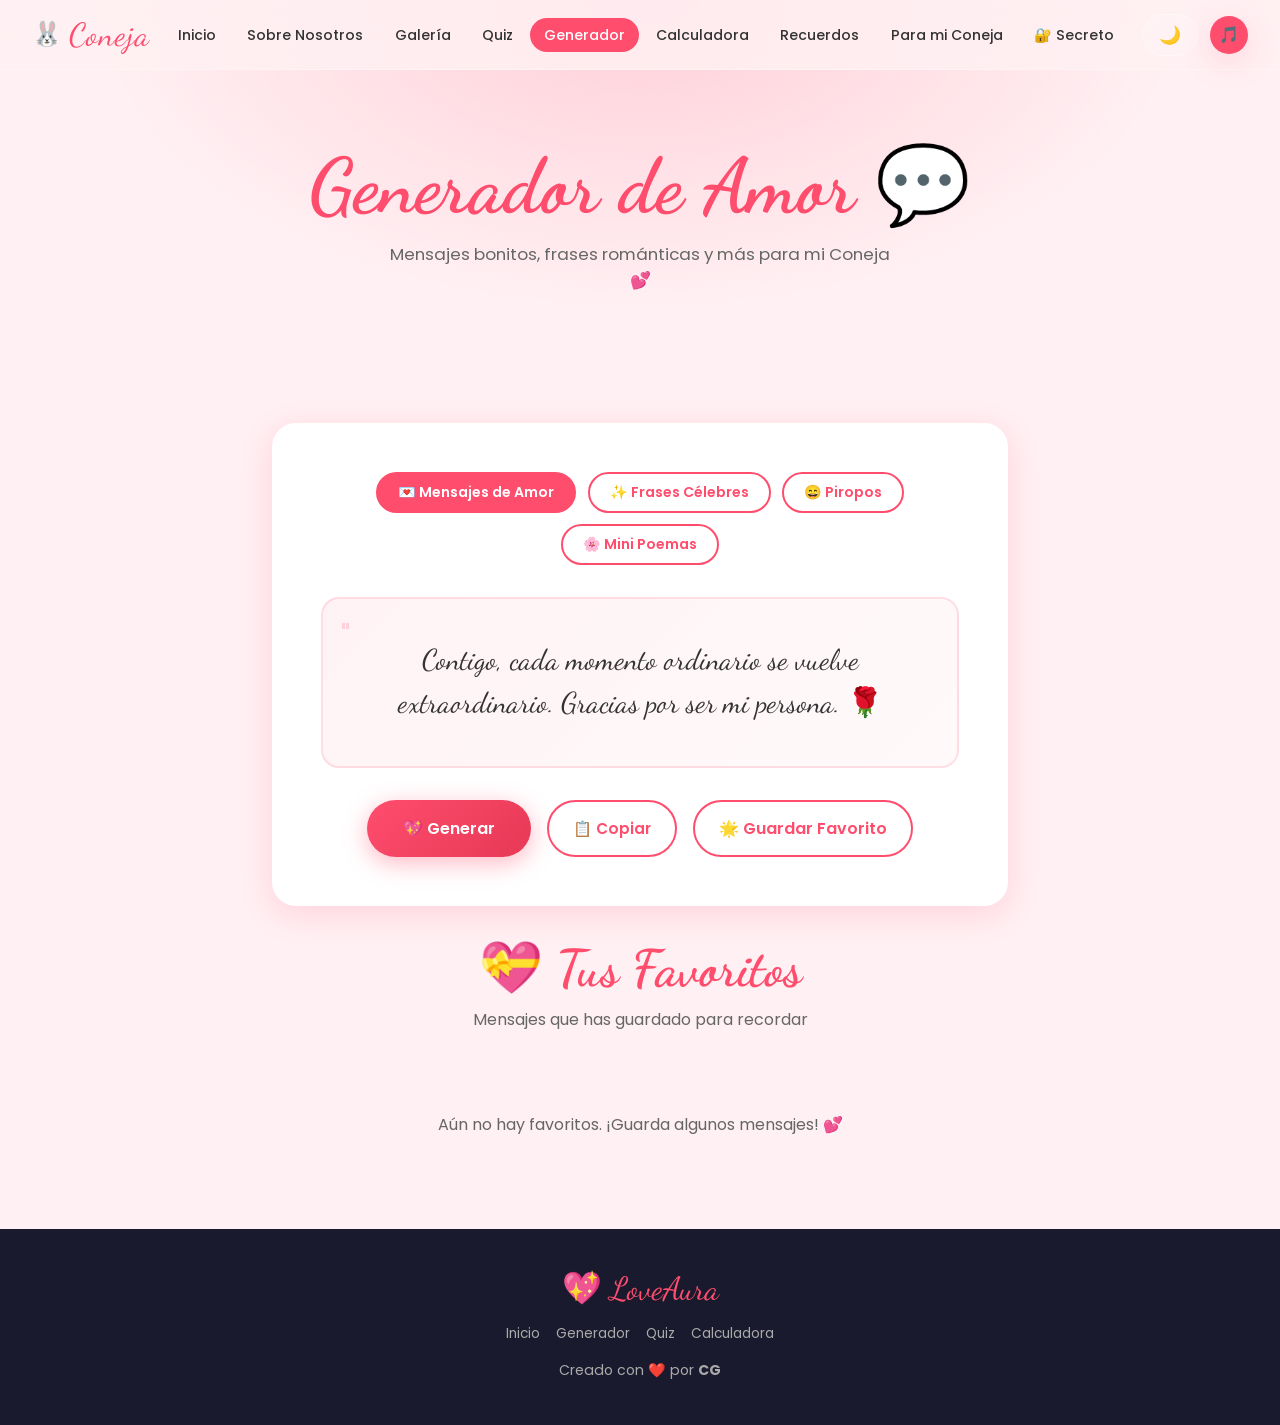
<file: love.html>
<!DOCTYPE html>
<html lang="es">
<head>
  <meta charset="UTF-8" />
  <meta name="viewport" content="width=device-width, initial-scale=1.0" />
  <title>Generador de Amor – LoveAura</title>
  <link rel="stylesheet" href="css/style.css" />
  <link rel="icon" href="data:image/svg+xml,<svg xmlns='http://www.w3.org/2000/svg' viewBox='0 0 100 100'><text y='.9em' font-size='90'>💖</text></svg>">
</head>
<body>

  <div id="nav-placeholder"></div>

  <div class="page-header">
    <h1 data-aos="fade-down">Generador de Amor 💬</h1>
    <p data-aos="fade-up" data-aos-delay="200">Mensajes bonitos, frases románticas y más para mi Coneja 💕</p>
  </div>

  <section class="generator-section">

    <div class="generator-card" data-aos="zoom-in">
      <!-- Selector de categoría -->
      <div class="gen-category-btns">
        <button class="gen-cat-btn active" data-cat="messages">💌 Mensajes de Amor</button>
        <button class="gen-cat-btn" data-cat="quotes">✨ Frases Célebres</button>
        <button class="gen-cat-btn" data-cat="pickup">😄 Piropos</button>
        <button class="gen-cat-btn" data-cat="poems">🌸 Mini Poemas</button>
      </div>

      <!-- Display del mensaje -->
      <div class="message-display">
        <span class="message-quote-icon">"</span>
        <div class="message-text" id="message-text">Haz clic en el botón de abajo para generar un mensaje bonito para mi Coneja... 💕</div>
      </div>

      <!-- Acciones -->
      <div class="gen-actions">
        <button class="btn-generate" id="generate-btn">
          💖 Generar
        </button>
        <button class="btn-copy" id="copy-btn">
          📋 Copiar
        </button>
        <button class="btn-outline" id="fav-btn" style="padding: 14px 24px;">
          🌟 Guardar Favorito
        </button>
      </div>
    </div>

    <!-- Sección de Favoritos -->
    <div data-aos="fade-up" data-aos-delay="200">
      <div class="section-title">
        <h2>💝 Tus Favoritos</h2>
        <p>Mensajes que has guardado para recordar</p>
      </div>
      <div id="favorites-grid" style="display: grid; grid-template-columns: repeat(auto-fill, minmax(280px, 1fr)); gap: 1.2rem;"></div>
      <div id="no-favorites" style="text-align:center; color: var(--text-light); padding: 2rem; font-size:1rem;">Aún no hay favoritos. ¡Guarda algunos mensajes! 💕</div>
    </div>

  </section>

  <footer>
    <div class="footer-logo">💖 LoveAura</div>
    <div class="footer-links">
      <a href="index.html">Inicio</a> <a href="love.html">Generador</a> <a href="quiz.html">Quiz</a> <a href="calculator.html">Calculadora</a>
    </div>
    <p>Creado con <span class="heart">❤️</span> por <strong>CG</strong></p>
  </footer>

  <script src="js/nav.js"></script>
  <script src="js/main.js"></script>
  <script>
    // =============================================
    // BASE DE DATOS DE MENSAJES
    // =============================================
    const db = {
      messages: [
        "Coneja, cada vez que te veo me enamoro otra vez. Eres mi para siempre. 💕",
        "Yaz, no eres solo mi amor, eres mi mejor amiga, mi confidente y mi mayor aventura.",
        "Contigo, cada momento ordinario se vuelve extraordinario. Gracias por ser mi persona. 🌹",
        "Nunca supe lo que realmente significaba el amor hasta que miré tus ojos y encontré mi mundo entero.",
        "Coneja, eres la razón por la que sonrío al despertar y sueño dulcemente al dormir. 💖",
        "Estar contigo se siente como por fin llegar a casa después de un largo viaje. Eres mi lugar seguro.",
        "Mi corazón te conoció antes de que nos viéramos. Te reconoció la primera vez que te vi. ✨",
        "Yaz, haces que incluso los días más difíciles se sientan manejables, y los días buenos se sienten absolutamente mágicos.",
        "Si pudiera escribir una canción de amor, sería sobre cada pequeña cosa que adoro de ti. 🎵",
        "Amarte es lo más fácil y natural que he hecho en toda mi vida. 💞",
        "Coneja, eres mi sol en un día nublado, mi calidez en el frío, mi calma en cada tormenta.",
        "Cada historia de amor es hermosa, pero la nuestra es mi favorita de todos los tiempos. 💝",
        "Te elijo a ti. No solo hoy, no solo mañana, sino por todos los días que están por venir.",
        "El mundo es un lugar más brillante porque existes en él. Y mi vida es infinitamente mejor contigo en ella.",
        "Yaz, me enamoré desde el primer 'hola'. Y desde entonces sigo enamorado, de formas que nunca podré explicar del todo. 🌸",
        "Coneja, eres la dueña de mi corazón y no pienso pedirla de vuelta. ❤️",
        "Cada día a tu lado es un regalo que atesoro con toda mi alma. Te amo, Yaz. 💖",
        "Eres mi persona favorita en todo el universo. No hay nadie como tú, Coneja. 🌟"
      ],
      quotes: [
        "\"Lo mejor a lo que aferrarse en la vida es el uno al otro.\" – Audrey Hepburn 💫",
        "\"Sabes que estás enamorado cuando no puedes dormir porque la realidad es finalmente mejor que tus sueños.\" – Dr. Seuss",
        "\"He esperado esta oportunidad durante más de medio siglo, para repetirte una vez más mi voto de fidelidad eterna.\" – Gabriel García Márquez",
        "\"Sean cuales sean las almas de las que estemos hechos, la suya y la mía son iguales.\" – Emily Brontë 🌹",
        "\"Preferiría compartir una vida contigo que enfrentar todas las edades de este mundo solo.\" – Tolkien",
        "\"En todo el mundo, no hay un corazón para mí como el tuyo. En todo el mundo, no hay amor para ti como el mío.\" – Maya Angelou 💖",
        "\"Amar y ser amado es sentir el sol desde ambos lados.\" – David Viscott ☀️",
        "\"El corazón quiere lo que quiere. No hay lógica en estas cosas. Conoces a alguien y te enamoras.\" – Woody Allen",
        "\"Soy quien soy gracias a ti. Eres cada razón, cada esperanza y cada sueño que he tenido.\" – Nicholas Sparks 💕",
        "\"El amor no se trata de cuántos días, meses o años han estado juntos. Se trata de cuánto se aman cada día.\" ✨",
        "\"No amas a alguien por su apariencia o su ropa o su auto elegante, sino porque cantan una canción que solo tú puedes escuchar.\"",
        "\"El mejor amor es el que despierta el alma; que nos hace alcanzar más, que enciende un fuego en nuestros corazones.\" – Nicholas Sparks 🔥",
        "\"Coneja, eres mi inspiración y mi razón para ser mejor cada día. Te amo, Yaz.\" 💕"
      ],
      pickup: [
        "¿Eres maga? Porque cada vez que te miro, todos los demás desaparecen. ✨",
        "¿Tienes un mapa? Porque me pierdo en tus ojos. 🗺️",
        "¿Te llamas Google? Porque tienes todo lo que he estado buscando. 💻",
        "¿Eres una cámara? Cada vez que te veo, sonrío. 📸",
        "¿Crees en el amor a primera vista o paso otra vez? 😏",
        "Si fueras verdura, serías un durazno, la forma ya la tienes... ahi atras.... 💕",
        "¿Puedo seguirte a casa? Porque mis padres siempre me dijeron que siguiera mis sueños. 🌟",
        "¿Eres un préstamo bancario? Porque tienes mi interés. 💰",
        "¿Tienes un lápiz? Porque quiero borrar tu pasado y escribir nuestro futuro. ✏️",
        "Si los besos fueran copos de nieve, te enviaría una tormenta. ❄️💋",
        "¿Eres una estrella? Porque tu belleza ilumina los rincones más oscuros de mi mundo. ⭐",
        "¿Te duele ser tan hermosa? 💫",
        "Coneja, ¿sabes qué tienen en común tú y un sueño? Que no quiero despertar de ti. 😍"
      ],
      poems: [
        "Coneja querida,\nYaz de mi vida,\nNo hay poema que logre\ndecir cuánto te quiero. 🌹",
        "Tu sonrisa es el amanecer\nque ilumina mi día,\nTu risa es la melodía\nque nunca se desvía. 🌅",
        "En mil vidas diferentes\na través de mil mares,\nte encontraría siempre\ny caería de rodillas. 💫",
        "Yaz, eres el poema\nque nunca supe escribir,\nel sueño que se hizo real,\nmi día y mi noche. ✨",
        "Como las estrellas necesitan\nla oscuridad para brillar,\nYo te necesito a ti, Coneja,\ndonde quiera que esté. ⭐",
        "Tu amor es el ancla\ncuando mis tormentas son fuertes,\ntu presencia, el recordatorio\nque la vida es suficiente. 🌊",
        "Toma mi mano, Coneja,\ncaminemos juntos este camino,\nsiempre juntos,\ncompartiendo cada destino. 💕",
        "Si fuera pintor\ntu rostro pintaría,\npues ningún lienzo captura\ntu infinita armonía. 🎨",
        "Coneja, Yaz,\neres mi sol, mi luna,\nmi todo en este mundo,\nmi más hermosa fortuna. 🌙",
        "Tu amor me sostiene\ncomo el aire que respiro,\nConeja, sin ti,\nsimplemente me desvivo. 💖"
      ]
    };

    let currentCategory = 'messages';
    let currentMessage = '';

    // Botones de categoría
    document.querySelectorAll('.gen-cat-btn').forEach(btn => {
      btn.addEventListener('click', () => {
        document.querySelectorAll('.gen-cat-btn').forEach(b => b.classList.remove('active'));
        btn.classList.add('active');
        currentCategory = btn.dataset.cat;
        generateMessage();
      });
    });

    function generateMessage() {
      const pool = db[currentCategory];
      let newMsg;
      do { newMsg = pool[Math.floor(Math.random() * pool.length)]; }
      while (newMsg === currentMessage && pool.length > 1);
      currentMessage = newMsg;

      const el = document.getElementById('message-text');
      el.classList.add('fade-out');
      setTimeout(() => {
        el.innerHTML = currentMessage.replace(/\n/g, '<br>');
        el.classList.remove('fade-out');
        el.classList.add('fade-in');
        setTimeout(() => el.classList.remove('fade-in'), 400);
      }, 200);
    }

    document.getElementById('generate-btn').addEventListener('click', generateMessage);

    document.getElementById('copy-btn').addEventListener('click', () => {
      if (!currentMessage) return;
      copyToClipboard(currentMessage.replace(/<br>/g, '\n'));
      showCopyToast('💕 ¡Copiado al portapapeles!');
    });

    // Favoritos
    function getFavorites() {
      return JSON.parse(localStorage.getItem('loveaura_favorites') || '[]');
    }
    function saveFavorites(favs) {
      localStorage.setItem('loveaura_favorites', JSON.stringify(favs));
    }

    document.getElementById('fav-btn').addEventListener('click', () => {
      if (!currentMessage) return;
      const favs = getFavorites();
      if (favs.includes(currentMessage)) {
        showCopyToast('✨ ¡Ya está guardado!');
        return;
      }
      favs.unshift(currentMessage);
      if (favs.length > 12) favs.pop();
      saveFavorites(favs);
      renderFavorites();
      showCopyToast('🌟 ¡Guardado en favoritos!');
    });

    function renderFavorites() {
      const favs = getFavorites();
      const grid = document.getElementById('favorites-grid');
      const noFav = document.getElementById('no-favorites');
      grid.innerHTML = '';

      if (favs.length === 0) {
        noFav.style.display = 'block';
        return;
      }
      noFav.style.display = 'none';

      favs.forEach((msg, idx) => {
        const card = document.createElement('div');
        card.style.cssText = `
          background: var(--white);
          border: 1px solid rgba(255,77,109,0.15);
          border-radius: var(--radius);
          padding: 1.5rem;
          position: relative;
          box-shadow: 0 4px 16px rgba(255,77,109,0.07);
          backdrop-filter: blur(8px);
          transition: var(--transition);
        `;
        card.innerHTML = `
          <p style="font-family: var(--font-fancy); font-size: 1.05rem; color: var(--text); line-height: 1.6; margin-bottom: 0.8rem;">${msg.replace(/\n/g,'<br>')}</p>
          <div style="display:flex; gap:0.5rem; flex-wrap:wrap;">
            <button onclick="copyFav('${idx}')" style="background:rgba(255,77,109,0.1); color:var(--primary); border:none; padding:5px 12px; border-radius:50px; font-size:0.78rem; cursor:pointer; font-family: var(--font-main);">📋 Copiar</button>
            <button onclick="deleteFav(${idx})" style="background:rgba(231,76,60,0.1); color:#e74c3c; border:none; padding:5px 12px; border-radius:50px; font-size:0.78rem; cursor:pointer; font-family: var(--font-main);">🗑 Eliminar</button>
          </div>
        `;
        grid.appendChild(card);
      });
    }

    window.copyFav = (idx) => {
      const favs = getFavorites();
      copyToClipboard(favs[idx]);
      showCopyToast('💕 ¡Copiado!');
    };
    window.deleteFav = (idx) => {
      const favs = getFavorites();
      favs.splice(idx, 1);
      saveFavorites(favs);
      renderFavorites();
    };

    // Función para copiar (fallback)
    function copyToClipboard(text) {
      if (navigator.clipboard && navigator.clipboard.writeText) {
        navigator.clipboard.writeText(text);
      } else {
        const ta = document.createElement('textarea');
        ta.value = text;
        document.body.appendChild(ta);
        ta.select();
        document.execCommand('copy');
        ta.remove();
      }
    }

    function showCopyToast(msg) {
      const toast = document.createElement('div');
      toast.textContent = msg;
      toast.style.cssText = `
        position: fixed; bottom: 30px; left: 50%; transform: translateX(-50%);
        background: rgba(0,0,0,0.8); color: #fff; padding: 12px 28px;
        border-radius: 50px; font-family: var(--font-main); font-size: 0.95rem;
        z-index: 9999; animation: fadeInUp 0.4s ease forwards;
        backdrop-filter: blur(10px); border: 1px solid rgba(255,255,255,0.1);
      `;
      document.body.appendChild(toast);
      setTimeout(() => {
        toast.style.opacity = '0';
        toast.style.transform = 'translateX(-50%) translateY(20px)';
        toast.style.transition = '0.3s ease';
        setTimeout(() => toast.remove(), 300);
      }, 2500);
    }

    document.addEventListener('DOMContentLoaded', () => {
      generateMessage();
      renderFavorites();
    });
  </script>
</body>
</html>
</file>
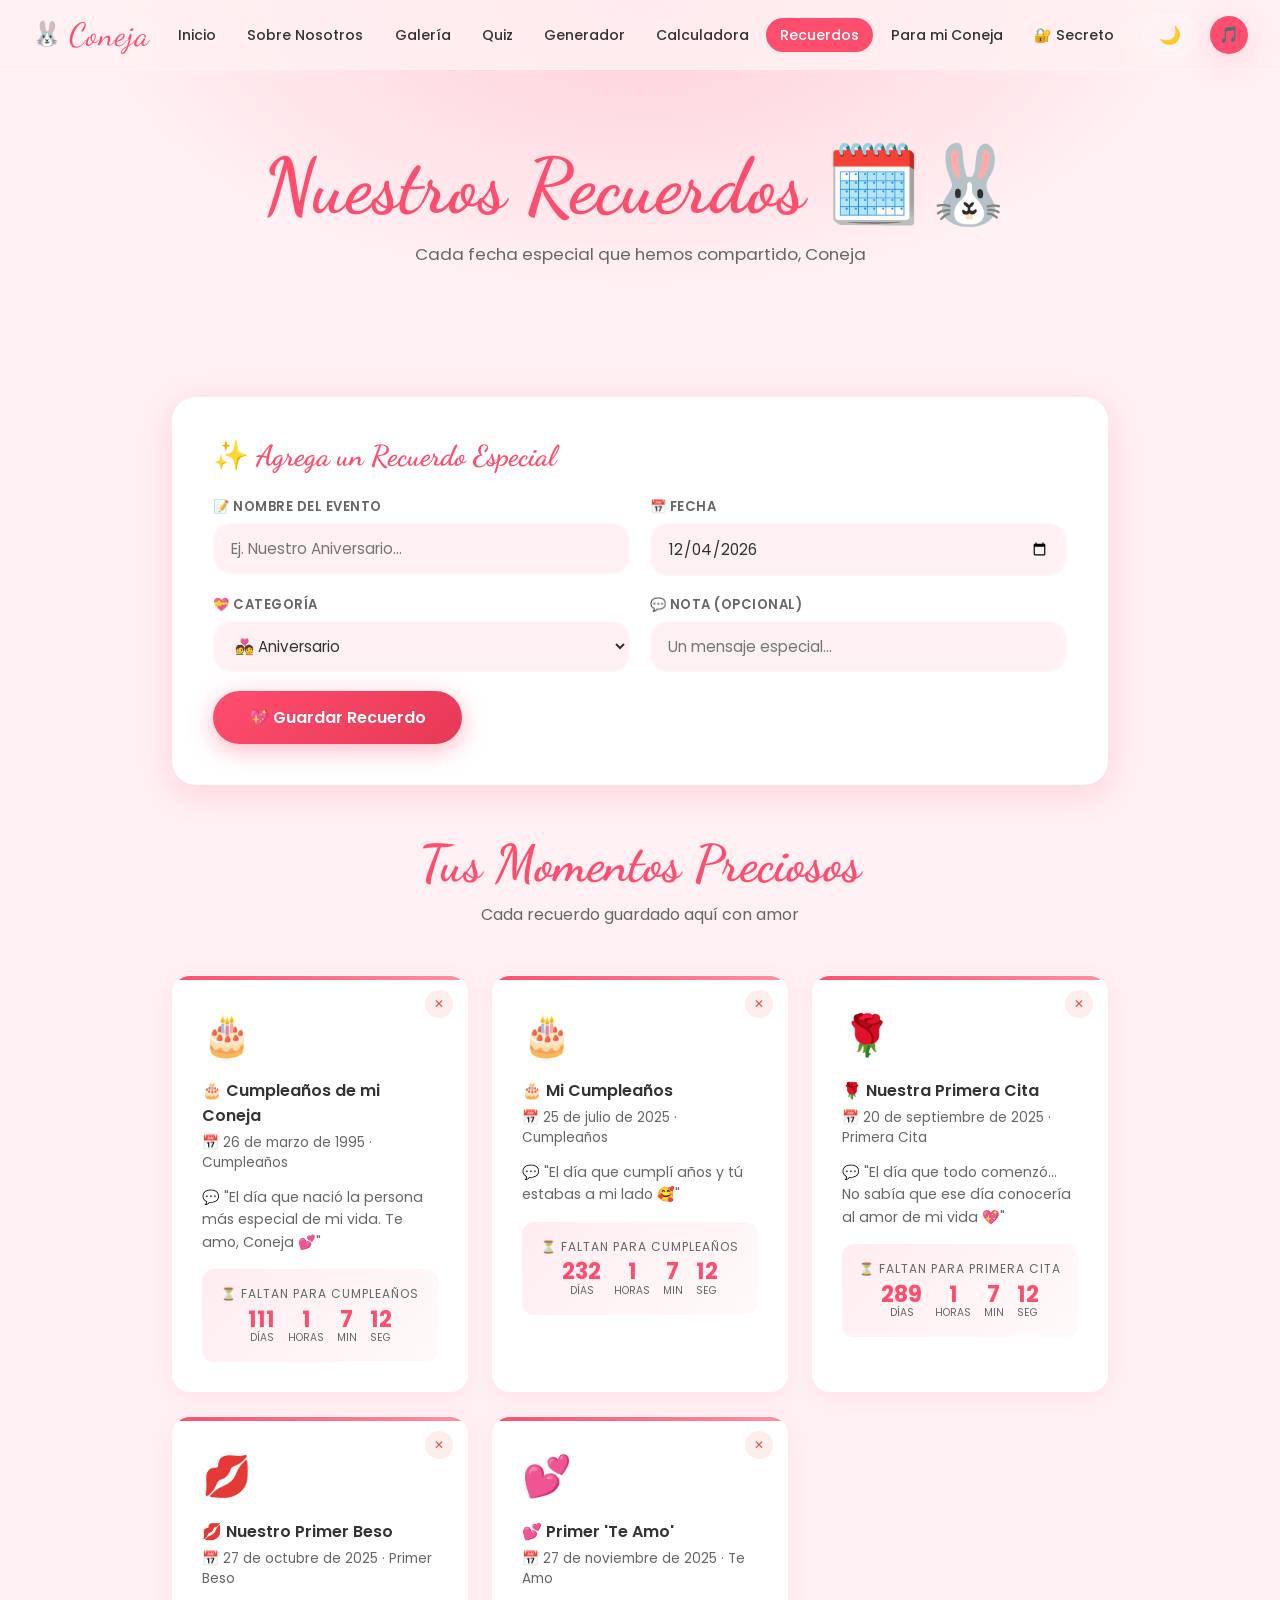
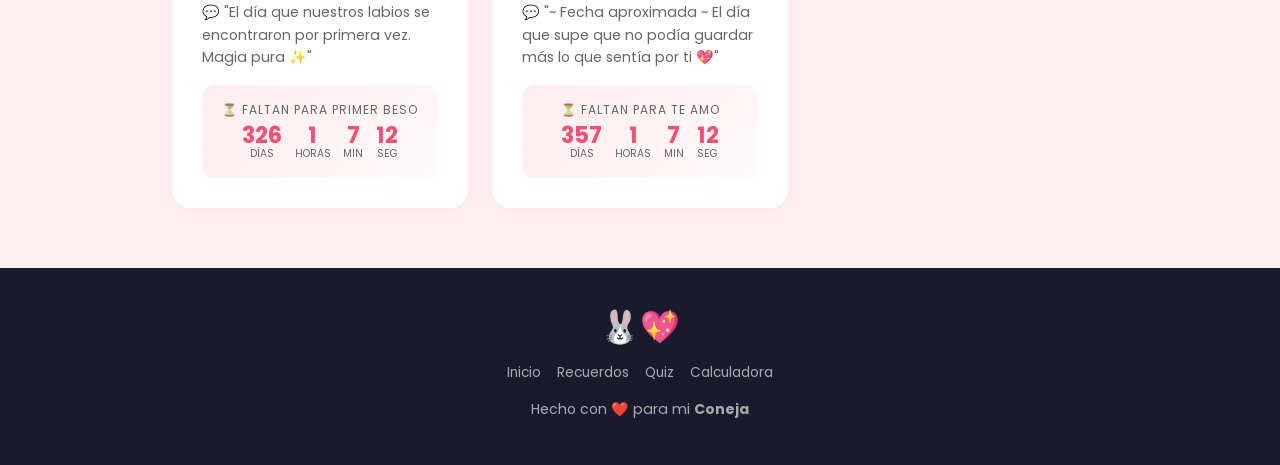
<file: memory.html>
<!DOCTYPE html>
<html lang="es">
<head>
  <meta charset="UTF-8" />
  <meta name="viewport" content="width=device-width, initial-scale=1.0" />
  <title>Nuestros Recuerdos – Coneja 💕</title>
  <link rel="stylesheet" href="css/style.css" />
  <link rel="icon" href="data:image/svg+xml,<svg xmlns='http://www.w3.org/2000/svg' viewBox='0 0 100 100'><text y='.9em' font-size='90'>🐰</text></svg>">
</head>
<body>

  <div id="nav-placeholder"></div>

  <div class="page-header">
    <h1 data-aos="fade-down">Nuestros Recuerdos 🗓️🐰</h1>
    <p data-aos="fade-up" data-aos-delay="200">Cada fecha especial que hemos compartido, Coneja</p>
  </div>

  <section class="memory-section">

    <!-- Add Memory Form -->
    <div class="memory-form-card" data-aos="fade-up">
      <h3>✨ Agrega un Recuerdo Especial</h3>
      <div class="form-grid">
        <div class="form-group">
          <label>📝 Nombre del Evento</label>
          <input type="text" id="mem-title" placeholder="Ej. Nuestro Aniversario..." maxlength="50" />
        </div>
        <div class="form-group">
          <label>📅 Fecha</label>
          <input type="date" id="mem-date" />
        </div>
        <div class="form-group">
          <label>💝 Categoría</label>
          <select id="mem-category">
            <option value="anniversary">💑 Aniversario</option>
            <option value="birthday">🎂 Cumpleaños</option>
            <option value="firstdate">🌹 Primera Cita</option>
            <option value="firstkiss">💋 Primer Beso</option>
            <option value="iloveyou">💕 Te Amo</option>
            <option value="milestone">🌟 Logro</option>
            <option value="other">✨ Otro</option>
          </select>
        </div>
        <div class="form-group">
          <label>💬 Nota (opcional)</label>
          <input type="text" id="mem-note" placeholder="Un mensaje especial..." maxlength="100" />
        </div>
      </div>
      <button class="btn-primary" id="add-mem-btn">
        💖 Guardar Recuerdo
      </button>
      <div id="mem-error" style="color:#e74c3c; font-size:0.85rem; margin-top:0.8rem; display:none;">¡Por favor completa el nombre y la fecha! 💕</div>
    </div>

    <!-- Memories Grid -->
    <div class="section-title" data-aos="fade-up">
      <h2>Tus Momentos Preciosos</h2>
      <p>Cada recuerdo guardado aquí con amor</p>
    </div>

    <div id="memories-container" class="memories-grid">
      <!-- Rendered by JS -->
    </div>
    <div id="no-memories" class="no-memories" style="display:none;">
      <div style="font-size:3rem; margin-bottom:1rem;">🌸</div>
      Aún no hay recuerdos guardados. ¡Agrega tu primera fecha especial arriba! 💕
    </div>

  </section>

  <footer>
    <div class="footer-logo">🐰💖</div>
    <div class="footer-links">
      <a href="index.html">Inicio</a> <a href="memory.html">Recuerdos</a> <a href="quiz.html">Quiz</a> <a href="calculator.html">Calculadora</a>
    </div>
    <p>Hecho con <span class="heart">❤️</span> para mi <strong>Coneja</strong></p>
  </footer>

  <script src="js/nav.js"></script>
  <script src="js/main.js"></script>
  <script>
    // =============================================
    // RECUERDOS - CONFIGURACIÓN PERSONALIZADA
    // =============================================
    const STORAGE_KEY = 'conejita_memories';

    // =============================================
    // 📅 FECHAS PRECARGADAS (Ya están guardadas)
    // =============================================
    const DEFAULT_MEMORIES = [
      {
        title: "🎂 Cumpleaños de mi Coneja",
        date: "1995-03-26",
        category: "birthday",
        note: "El día que nació la persona más especial de mi vida. Te amo, Coneja 💕"
      },
      {
        title: "🎂 Mi Cumpleaños",
        date: "2025-07-25",
        category: "birthday",
        note: "El día que cumplí años y tú estabas a mi lado 🥰"
      },
      {
        title: "🌹 Nuestra Primera Cita",
        date: "2025-09-20",
        category: "firstdate",
        note: "El día que todo comenzó... No sabía que ese día conocería al amor de mi vida 💖"
      },
      {
        title: "💋 Nuestro Primer Beso",
        date: "2025-10-27",
        category: "firstkiss",
        note: "El día que nuestros labios se encontraron por primera vez. Magia pura ✨"
      },
      {
        title: "💕 Primer 'Te Amo'",
        date: "2025-11-27",
        category: "iloveyou",
        note: "~ Fecha aproximada ~ El día que supe que no podía guardar más lo que sentía por ti 💖"
      }
    ];

    // =============================================
    // CATEGORÍAS
    // =============================================
    const categoryConfig = {
      anniversary: { emoji: '💑', label: 'Aniversario' },
      birthday:    { emoji: '🎂', label: 'Cumpleaños' },
      firstdate:   { emoji: '🌹', label: 'Primera Cita' },
      firstkiss:   { emoji: '💋', label: 'Primer Beso' },
      iloveyou:    { emoji: '💕', label: 'Te Amo' },
      milestone:   { emoji: '🌟', label: 'Logro' },
      other:       { emoji: '✨', label: 'Evento Especial' }
    };

    // =============================================
    // FUNCIONES
    // =============================================
    function getMemories() {
      return JSON.parse(localStorage.getItem(STORAGE_KEY) || 'null') || [];
    }

    function saveMemories(mems) {
      localStorage.setItem(STORAGE_KEY, JSON.stringify(mems));
    }

    // Inicializar con fechas precargadas si no hay nada
    function initMemories() {
      const existing = getMemories();
      if (existing.length === 0) {
        saveMemories(DEFAULT_MEMORIES);
      }
    }

    function getCountdown(dateStr) {
      const target = new Date(dateStr);
      const now = new Date();

      const targetThisYear = new Date(now.getFullYear(), target.getMonth(), target.getDate());
      let nextDate = targetThisYear;
      if (nextDate < now) {
        nextDate = new Date(now.getFullYear() + 1, target.getMonth(), target.getDate());
      }

      const diff = nextDate - now;
      if (diff <= 0) return { days: 0, hours: 0, mins: 0, secs: 0, isPast: true };

      const days = Math.floor(diff / (1000 * 60 * 60 * 24));
      const hours = Math.floor((diff % (1000 * 60 * 60 * 24)) / (1000 * 60 * 60));
      const mins = Math.floor((diff % (1000 * 60 * 60)) / (1000 * 60));
      const secs = Math.floor((diff % (1000 * 60)) / 1000);
      return { days, hours, mins, secs, isPast: false };
    }

    function formatDate(dateStr) {
      const d = new Date(dateStr + 'T00:00:00');
      return d.toLocaleDateString('es-ES', { year: 'numeric', month: 'long', day: 'numeric' });
    }

    function escapeHtml(str) {
      const div = document.createElement('div');
      div.textContent = str;
      return div.innerHTML;
    }

    function renderMemories() {
      const mems = getMemories();
      const container = document.getElementById('memories-container');
      const noMem = document.getElementById('no-memories');
      container.innerHTML = '';

      if (mems.length === 0) {
        noMem.style.display = 'block';
        return;
      }
      noMem.style.display = 'none';

      mems.forEach((mem, idx) => {
        const cfg = categoryConfig[mem.category] || categoryConfig.other;
        const card = document.createElement('div');
        card.className = 'memory-card';
        card.dataset.idx = idx;

        card.innerHTML = `
          <button class="delete-memory" data-idx="${idx}" title="Eliminar">✕</button>
          <div class="memory-emoji">${cfg.emoji}</div>
          <h4>${escapeHtml(mem.title)}</h4>
          <div class="memory-date">📅 ${formatDate(mem.date)} · ${cfg.label}</div>
          ${mem.note ? `<div class="memory-note">💬 "${escapeHtml(mem.note)}"</div>` : ''}
          <div class="countdown-display">
            <div class="countdown-label" id="cd-label-${idx}">Cargando...</div>
            <div class="countdown-units" id="cd-units-${idx}"></div>
          </div>
        `;

        container.appendChild(card);

        card.style.opacity = '0';
        card.style.transform = 'translateY(20px)';
        setTimeout(() => {
          card.style.transition = 'opacity 0.4s ease, transform 0.4s ease';
          card.style.opacity = '1';
          card.style.transform = 'translateY(0)';
        }, idx * 80);
      });

      // Eliminar recuerdos
      container.querySelectorAll('.delete-memory').forEach(btn => {
        btn.addEventListener('click', (e) => {
          e.stopPropagation();
          const i = parseInt(btn.dataset.idx);
          const mems = getMemories();
          mems.splice(i, 1);
          saveMemories(mems);
          renderMemories();
          showCopyToast('🗑️ Recuerdo eliminado');
        });
      });

      updateAllCountdowns();
    }

    function updateAllCountdowns() {
      const mems = getMemories();
      mems.forEach((mem, idx) => {
        const labelEl = document.getElementById(`cd-label-${idx}`);
        const unitsEl = document.getElementById(`cd-units-${idx}`);
        if (!labelEl || !unitsEl) return;

        const cd = getCountdown(mem.date);
        const today = new Date();
        const todayStr = today.toISOString().split('T')[0];

        if (mem.date === todayStr) {
          labelEl.textContent = '🎉 ¡HOY ES EL DÍA!';
          unitsEl.innerHTML = `<div style="font-size:2rem; animation: pulse 1s infinite;">🎊</div>`;
        } else if (cd.isPast) {
          labelEl.textContent = `📅 ${formatDate(mem.date)} · ¡Ya pasó!`;
          unitsEl.innerHTML = `<div style="font-size:1.2rem; color: var(--text-light);">💕 Recuerdo especial</div>`;
        } else {
          const catLabel = categoryConfig[mem.category]?.label || 'evento';
          labelEl.textContent = `⏳ Faltan para ${catLabel}`;
          unitsEl.innerHTML = `
            <div class="countdown-unit"><div class="countdown-num">${cd.days}</div><div class="countdown-unit-label">días</div></div>
            <div class="countdown-unit"><div class="countdown-num">${cd.hours}</div><div class="countdown-unit-label">horas</div></div>
            <div class="countdown-unit"><div class="countdown-num">${cd.mins}</div><div class="countdown-unit-label">min</div></div>
            <div class="countdown-unit"><div class="countdown-num">${cd.secs}</div><div class="countdown-unit-label">seg</div></div>
          `;
        }
      });
    }

    // Actualizar cuenta regresiva cada segundo
    setInterval(updateAllCountdowns, 1000);

    // Agregar recuerdo
    document.getElementById('add-mem-btn').addEventListener('click', () => {
      const title = document.getElementById('mem-title').value.trim();
      const date = document.getElementById('mem-date').value;
      const category = document.getElementById('mem-category').value;
      const note = document.getElementById('mem-note').value.trim();
      const errEl = document.getElementById('mem-error');

      if (!title || !date) {
        errEl.style.display = 'block';
        setTimeout(() => errEl.style.display = 'none', 3000);
        return;
      }
      errEl.style.display = 'none';

      const mems = getMemories();
      mems.unshift({ title, date, category, note, id: Date.now() });
      saveMemories(mems);
      renderMemories();

      document.getElementById('mem-title').value = '';
      document.getElementById('mem-date').value = '';
      document.getElementById('mem-note').value = '';

      showCopyToast('💖 ¡Recuerdo guardado!');
    });

    // Inicializar
    document.addEventListener('DOMContentLoaded', () => {
      initMemories();
      const today = new Date().toISOString().split('T')[0];
      document.getElementById('mem-date').value = today;
      renderMemories();
    });
  </script>
</body>
</html>
</file>
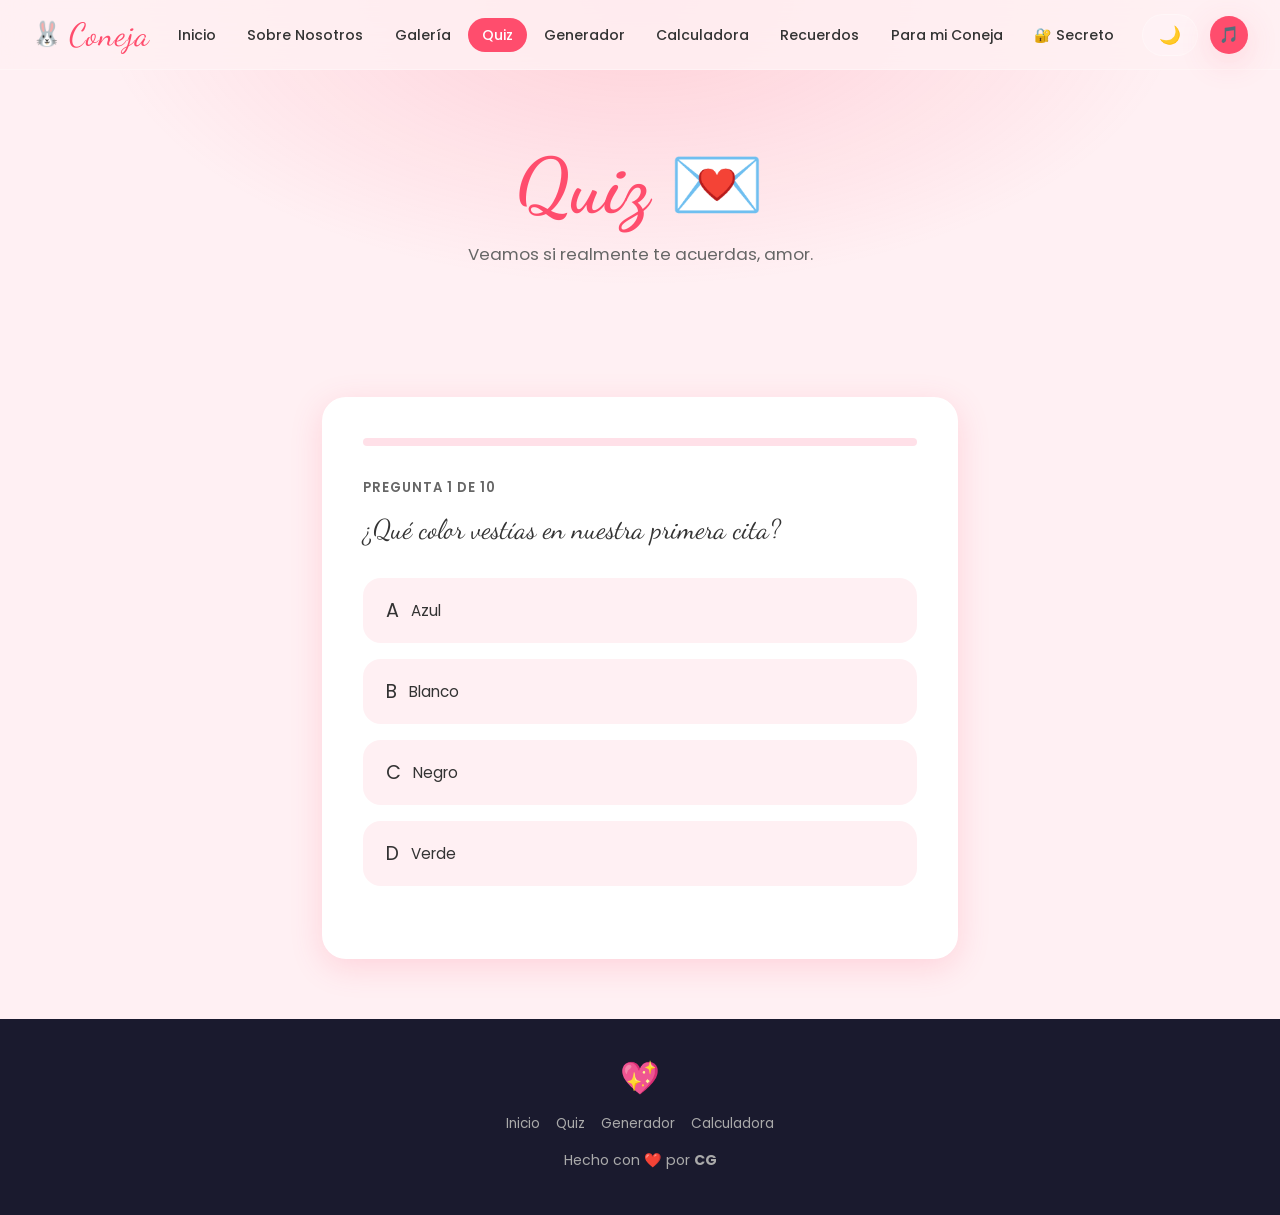
<file: quiz.html>
<!DOCTYPE html>
<html lang="es">
<head>
  <meta charset="UTF-8" />
  <meta name="viewport" content="width=device-width, initial-scale=1.0" />
  <title>Quiz de Amor – LoveAura</title>
  <link rel="stylesheet" href="css/style.css" />
  <link rel="icon" href="data:image/svg+xml,<svg xmlns='http://www.w3.org/2000/svg' viewBox='0 0 100 100'><text y='.9em' font-size='90'>💖</text></svg>">
</head>
<body>

  <div id="nav-placeholder"></div>

  <div class="page-header">
    <h1 data-aos="fade-down">Quiz 💌</h1>
    <p data-aos="fade-up" data-aos-delay="200">Veamos si realmente te acuerdas, amor.</p>
  </div>

  <section class="quiz-section">
    <div class="quiz-container" data-aos="zoom-in">

      <!-- Barra de progreso -->
      <div class="quiz-progress-bar">
        <div class="quiz-progress-fill" id="progress-fill" style="width: 0%"></div>
      </div>

      <!-- Área de preguntas -->
      <div id="quiz-area">
        <div class="quiz-question-num" id="question-num">Pregunta 1 de 10</div>
        <div class="quiz-question" id="question-text">Cargando...</div>
        <div class="quiz-options" id="quiz-options"></div>
        <div class="quiz-footer">
          <button class="btn-primary" id="next-btn" style="display:none;">Siguiente →</button>
        </div>
      </div>

      <!-- Área de resultados -->
      <div class="quiz-result" id="quiz-result">
        <span class="result-emoji" id="result-emoji">💖</span>
        <div class="result-title" id="result-title">¡Experta en Amor!</div>
        <div class="result-score" id="result-score">10/10</div>
        <div class="result-message" id="result-message">Estás profundamente conectada con tu lado romántico...</div>
        <div style="display: flex; gap: 1rem; justify-content: center; flex-wrap: wrap; margin-top: 1rem;">
          <button class="btn-primary" id="restart-btn">🔄 Jugar de Nuevo</button>
          <a href="love.html" class="btn-outline">💬 Recibir Mensaje de Amor</a>
        </div>
      </div>

    </div>
  </section>

  <footer>
    <div class="footer-logo">💖</div>
    <div class="footer-links">
      <a href="index.html">Inicio</a> <a href="quiz.html">Quiz</a> <a href="love.html">Generador</a> <a href="calculator.html">Calculadora</a>
    </div>
    <p>Hecho con <span class="heart">❤️</span> por <strong>CG</strong></p>
  </footer>

  <script src="js/nav.js"></script>
  <script src="js/main.js"></script>
  <script>
    // =============================================
    // DATOS DEL QUIZ
    // =============================================
    const questions = [
      {
        q: "¿Qué color vestías en nuestra primera cita?",
        options: [
          { text: "Azul", correct: false },
          { text: "Blanco", correct: false },
          { text: "Negro", correct: false },
          { text: "Verde", correct: true }
        ]
      },
      {
        q: "¿Qué día es nuestro aniversario?",
        options: [
          { text: "20 de Noviembre", correct: false },
          { text: "22 de Noviembre", correct: true },
          { text: "20 de Septiembre", correct: false },
          { text: "22 de Septiembre", correct: false }
        ]
      },
      {
        q: "¿Qué comimos la primera vez en tu casa?",
        options: [
          { text: "Pozole", correct: false },
          { text: "Pancita", correct: false },
          { text: "Carne cencebollada", correct: false },
          { text: "Carne con papas", correct: true }
        ]
      },
      {
        q: "¿De qué artista fue la primera canción que te dediqué?",
        options: [
          { text: "Camilo Séptimo", correct: false },
          { text: "Siddhartha", correct: false },
          { text: "Young Tender", correct: false },
          { text: "Surfistas del Sistema", correct: true }
        ]
      },
      {
        q: "¿Qué estabas haciendo cuando te dije que me gustabas?",
        options: [
          { text: "Imprimiendo", correct: false },
          { text: "Recortando", correct: true },
          { text: "Decorando", correct: false },
          { text: "Coloreando", correct: false }
        ]
      },
      {
        q: "¿Dónde te dije por primera vez 'TE AMO'?",
        options: [
          { text: "En el AN1", correct: false },
          { text: "En el AN2", correct: true },
          { text: "En tu casa", correct: false },
          { text: "En una cita", correct: false }
        ]
      },
      {
        q: "¿Dónde estábamos cuando escuché el apodo que te dicen en tu familia?",
        options: [
          { text: "En tu casa", correct: false },
          { text: "En casa de Karo", correct: false },
          { text: "En casa de Adri", correct: false },
          { text: "En tu carro", correct: true }
        ]
      },
      {
        q: "En nuestra cita por los 100 días, ¿qué cosa importante pasó?",
        options: [
          { text: "Te presenté a mi mamá", correct: false },
          { text: "Conocí a tu papá", correct: false },
          { text: "Comiste con mi familia", correct: false },
          { text: "Dormimos juntos", correct: true }
        ]
      },
      {
        q: "El día que compramos los azulitos, ¿qué comimos en tu casa?",
        options: [
          { text: "Pancita", correct: false },
          { text: "Chicharrón en salsa verde", correct: true },
          { text: "Pambazos", correct: false }
        ]
      },
      {
        q: "Te di $50 ajolopesos a cambio de ¿qué?",
        options: [
          { text: "Una foto para mi cartera", correct: false },
          { text: "Una nota de voz", correct: true },
          { text: "Que fuéramos a comer", correct: false },
          { text: "Una liga de tu cabello", correct: false }
        ]
      }
    ];

    // =============================================
    // LÓGICA DEL QUIZ
    // =============================================
    let currentQ = 0;
    let score = 0;
    let answered = false;

    function renderQuestion() {
      answered = false;
      document.getElementById('next-btn').style.display = 'none';

      const q = questions[currentQ];
      document.getElementById('question-num').textContent = `Pregunta ${currentQ + 1} de ${questions.length}`;
      document.getElementById('question-text').textContent = q.q;
      document.getElementById('progress-fill').style.width = `${(currentQ / questions.length) * 100}%`;

      const optionsEl = document.getElementById('quiz-options');
      optionsEl.innerHTML = '';

      const letters = ['A', 'B', 'C', 'D'];
      q.options.forEach((opt, idx) => {
        const btn = document.createElement('button');
        btn.className = 'quiz-option';
        btn.innerHTML = `<span class="option-icon">${letters[idx]}</span> ${opt.text}`;
        btn.addEventListener('click', () => {
          if (answered) return;
          answered = true;
          btn.classList.add('selected');
          
          // Sumar punto si es correcta
          if (opt.correct) {
            score++;
          }
          
          document.getElementById('next-btn').style.display = 'inline-flex';

          // Deshabilitar todas las opciones (sin mostrar cuál es la correcta)
          optionsEl.querySelectorAll('.quiz-option').forEach(b => {
            b.style.pointerEvents = 'none';
            b.style.opacity = '0.6';
          });
          btn.style.opacity = '1';
        });
        optionsEl.appendChild(btn);
      });
    }

    function showResult() {
      document.getElementById('quiz-area').style.display = 'none';
      const result = document.getElementById('quiz-result');
      result.classList.add('active');
      document.getElementById('progress-fill').style.width = '100%';

      // Mostrar puntuación como X/10
      document.getElementById('result-score').textContent = `${score}/10`;

      let emoji, title, msg;

      // Frases basadas en qué tanto conoce de la relación
      if (score >= 9) {
        emoji = '👑';
        title = '¡REINA DE LOS RECUERDOS!';
        msg = `¡${score}/10! No se te escapa ni un solo detalle de nuestra historia. Recuerdas cada momento especial como si fuera ayer. Eres increíble, y me encanta que guardes tan bonitos recuerdos de lo que hemos vivido juntos. Te amo con todo mi corazón. 💖`;
      } else if (score >= 7) {
        emoji = '🌟';
        title = '¡CORAZÓN DE ORO!';
        msg = `¡${score}/10! Tienes una memoria hermosa de nuestra relación. Recuerdas la mayoría de los momentos importantes, y eso demuestra lo mucho que valoras lo que compartimos. Sigue atesorando estos recuerdos, porque son el tesoro de nuestro amor. 💕`;
      } else if (score >= 5) {
        emoji = '💫';
        title = '¡BUEN RECUERDO!';
        msg = `${score}/10. Conoces bien nuestra historia, aunque algunos detalles se te han escapado. Pero no importa, lo importante es que cada día construimos nuevos recuerdos juntos. ¡Sigue llenando tu corazón de momentos bonitos a mi lado! ✨`;
      } else if (score >= 3) {
        emoji = '🌙';
        title = 'CORAZÓN DISTRAÍDO';
        msg = `${score}/10. Tal vez los detalles no son lo tuyo, pero sé que me amas con todo tu corazón. Lo que importa no es cuánto recuerdas del pasado, sino cuánto disfrutas el presente a mi lado. ¡Te amo igual y más! 💛`;
      } else {
        emoji = '🌱';
        title = 'AMOR EN CONSTRUCCIÓN';
        msg = `${score}/10. ¡Ay, amor! Parece que algunos recuerdos se han difuminado, pero no te preocupes. Nuestra historia apenas comienza y tenemos toda una vida para llenarla de momentos inolvidables. ¡Vamos a crear recuerdos nuevos y aún más bonitos! 💜`;
      }

      document.getElementById('result-emoji').textContent = emoji;
      document.getElementById('result-title').textContent = title;
      document.getElementById('result-message').textContent = msg;
    }

    document.getElementById('next-btn').addEventListener('click', () => {
      currentQ++;
      if (currentQ >= questions.length) {
        showResult();
      } else {
        renderQuestion();
      }
    });

    document.getElementById('restart-btn').addEventListener('click', () => {
      currentQ = 0;
      score = 0;
      document.getElementById('quiz-result').classList.remove('active');
      document.getElementById('quiz-area').style.display = 'block';
      renderQuestion();
    });

    // Iniciar
    document.addEventListener('DOMContentLoaded', renderQuestion);
  </script>
</body>
</html>
</file>
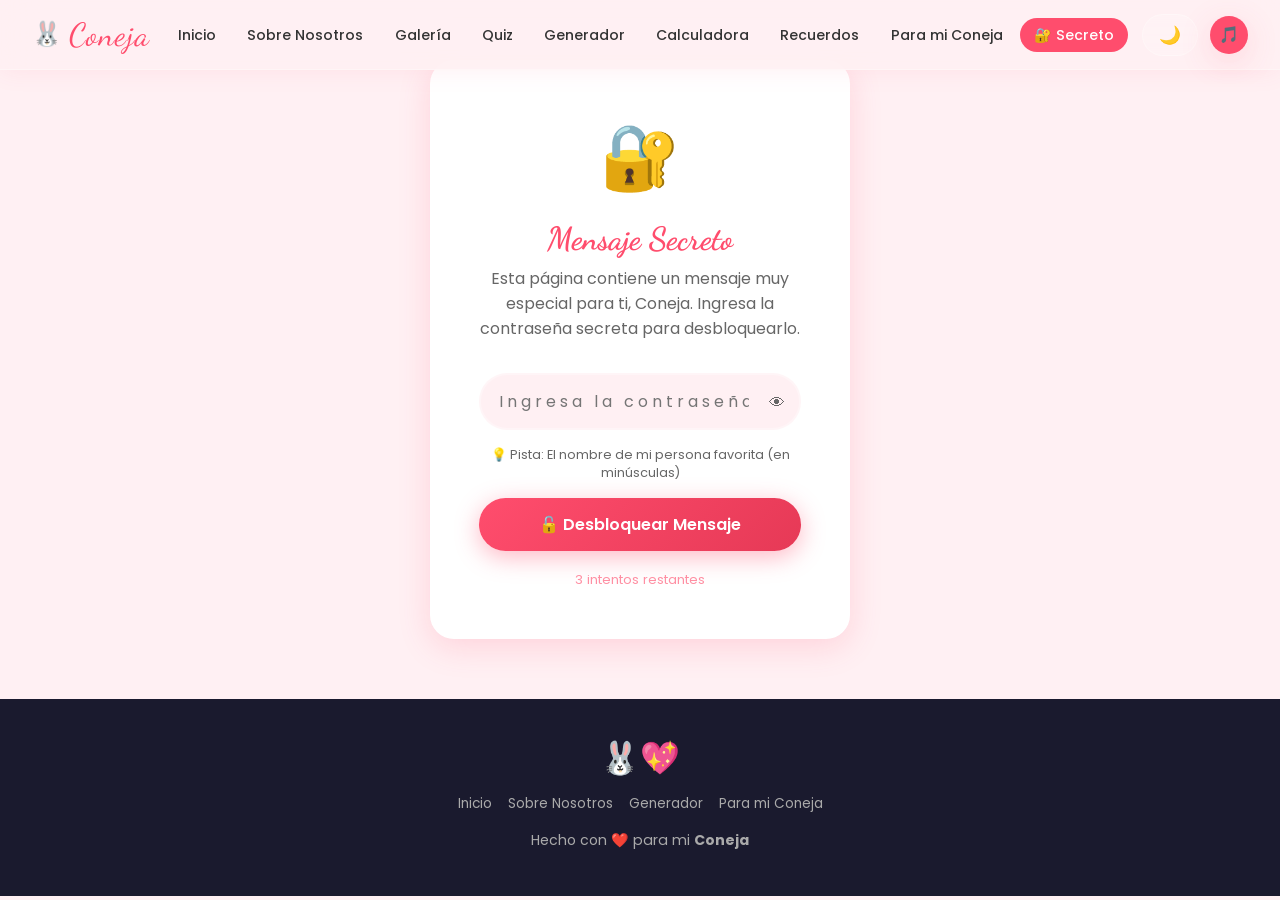
<file: secret.html>
<!DOCTYPE html>
<html lang="es">
<head>
  <meta charset="UTF-8" />
  <meta name="viewport" content="width=device-width, initial-scale=1.0" />
  <title>Mensaje Secreto – Para mi Coneja 💕</title>
  <link rel="stylesheet" href="css/style.css" />
  <link rel="icon" href="data:image/svg+xml,<svg xmlns='http://www.w3.org/2000/svg' viewBox='0 0 100 100'><text y='.9em' font-size='90'>🔐</text></svg>">
</head>
<body>

  <div id="nav-placeholder"></div>

  <!-- SECCIÓN DE BLOQUEO -->
  <section class="secret-lock-section" id="lock-section">
    <div class="secret-lock-card" data-aos="zoom-in">
      <span class="lock-icon">🔐</span>
      <h2>Mensaje Secreto</h2>
      <p>Esta página contiene un mensaje muy especial para ti, Coneja. Ingresa la contraseña secreta para desbloquearlo.</p>

      <div class="password-input-wrapper">
        <input type="password" id="pw-input" placeholder="Ingresa la contraseña..." maxlength="20" />
        <button class="toggle-pw" id="toggle-pw" type="button" title="Mostrar/ocultar">👁</button>
      </div>

      <div class="pw-hint">💡 Pista: El nombre de mi persona favorita (en minúsculas)</div>
      <div class="pw-error" id="pw-error">❌ ¡Contraseña incorrecta! Intenta de nuevo...</div>

      <button class="btn-primary" id="unlock-btn" style="width:100%; justify-content:center;">
        🔓 Desbloquear Mensaje
      </button>

      <div style="margin-top: 1.2rem; color: var(--text-light); font-size: 0.82rem;">
        <span id="attempts-left" style="color: var(--secondary);">3 intentos restantes</span>
      </div>
    </div>
  </section>

  <!-- CONTENIDO SECRETO (oculto hasta desbloquear) -->
  <section id="secret-content-section" style="display:none; padding: 120px 2rem 60px; max-width: 800px; margin: 0 auto; position: relative; z-index: 1;">

    <div style="text-align:center; margin-bottom: 3rem;">
      <div style="font-size: 4rem; margin-bottom: 1rem; animation: pulse 2s ease infinite;">🐰💖</div>
      <h1 style="font-family: var(--font-fancy); font-size: clamp(2.5rem, 6vw, 4.5rem); color: var(--primary); margin-bottom: 0.5rem;">
        ¡Lo Encontraste, Coneja! 🌟
      </h1>
      <p style="color: var(--text-light);">Este mensaje fue escrito especialmente para ti, Yaz...</p>
    </div>

    <div class="secret-message-display">
      <h3><span class="sparkle">✨</span> Un Mensaje Especial para mi Coneja</h3>
      <p>
        Si estás leyendo esto, significa que tuviste la curiosidad, la persistencia y el valor suficientes para encontrar el secreto. 
        Eso ya me dice algo muy especial sobre ti, amor. 💕
      </p>
      <br>
      <p>
        Este espacio — todo esto — lo construí pensando en ti, en cada sonrisa tuya, en cada momento que hemos compartido. 
        No es solo un proyecto, es una carta de amor digital donde he volcado todo lo que siento por ti, Yaz. 
        Porque tú mereces algo tan especial como lo que siento por ti. 🌹
      </p>
      <br>
      <p>
        Eres mi persona favorita en todo el universo. No hay nadie como tú, Coneja. 
        Cada día a tu lado es un regalo que atesoro con toda mi alma. 
        Y quiero que sepas que siempre, siempre, vas a tener un lugar seguro en mi corazón.
      </p>
      <br>
      <p style="font-family: var(--font-fancy); font-size: 1.5rem; color: var(--primary);">
        Te amo, Coneja — Tu persona favorita 💖
      </p>
    </div>

    <!-- Mensaje sobre Camila -->
    <div style="margin-top: 2.5rem; background: linear-gradient(135deg, rgba(255,77,109,0.08), rgba(255,143,163,0.08)); border-radius: var(--radius); padding: 2rem; border: 2px dashed var(--primary); text-align: center;">
      <div style="font-size: 3rem; margin-bottom: 0.5rem;">👶💕</div>
      <h3 style="font-family: var(--font-fancy); color: var(--primary); font-size: 1.8rem;">Camila</h3>
      <p style="font-size: 1.1rem; color: var(--text); line-height: 1.8;">
        Así se llamará nuestra hija, Coneja. <strong>Camila</strong>. 
        Un nombre tan hermoso como el amor que tenemos. 
        Algún día, cuando la tengamos en nuestros brazos, recordaremos este momento y sonreiremos. 
        Porque desde ahora, ya estamos construyendo el futuro que siempre soñamos. 
        <br><br>
        <span style="font-family: var(--font-fancy); color: var(--primary); font-size: 1.2rem;">
          — Te amo, Yaz. Nuestra historia apenas comienza. 💖
        </span>
      </p>
    </div>

    <!-- Notas de amor ocultas -->
    <div id="secret-quotes-container" style="margin-top: 2rem;">
      <div class="section-title">
        <h2>Notas de Amor Ocultas</h2>
        <p>Mensajes especiales solo para ti, Coneja</p>
      </div>
      <div id="secret-quotes-grid" style="display: grid; grid-template-columns: repeat(auto-fill, minmax(260px, 1fr)); gap: 1.2rem; margin-top: 1.5rem;"></div>
    </div>

    <div style="text-align:center; margin-top: 2.5rem;">
      <a href="index.html" class="btn-primary">🐰 Volver al Inicio</a>
      <button class="btn-outline" id="lock-again-btn" style="margin-left: 1rem;">🔐 Bloquear de Nuevo</button>
    </div>

  </section>

  <footer>
    <div class="footer-logo">🐰💖</div>
    <div class="footer-links">
      <a href="index.html">Inicio</a> <a href="about.html">Sobre Nosotros</a> <a href="love.html">Generador</a> <a href="contact.html">Para mi Coneja</a>
    </div>
    <p>Hecho con <span class="heart">❤️</span> para mi <strong>Coneja</strong></p>
  </footer>

  <script src="js/nav.js"></script>
  <script src="js/main.js"></script>
  <script>
    // =============================================
    // LÓGICA DE LA PÁGINA SECRETA
    // =============================================
    const CORRECT_PASSWORD = 'yazveth'; // Contraseña: yaz
    let attempts = 3;

    const hiddenNotes = [
      { emoji: '🐰', text: "Eres mi Coneja favorita en todo el mundo. No hay nadie como tú, Yaz. 💕" },
      { emoji: '💫', text: "Cuando estoy contigo, todo tiene sentido. Eres mi lugar seguro, mi hogar." },
      { emoji: '🦋', text: "Cada día a tu lado es un regalo que atesoro. Gracias por ser mi persona." },
      { emoji: '🌸', text: "Tu sonrisa ilumina mis días más oscuros. Eres mi luz, Coneja." },
      { emoji: '💎', text: "Eres la persona más importante de mi vida. Siempre lo serás." },
      { emoji: '🌙', text: "Te amo más de lo que las palabras pueden expresar. Eres mi todo, Yaz." },
      { emoji: '💖', text: "Nuestra historia es mi favorita. Y apenas estamos comenzando." },
      { emoji: '🌟', text: "Camila será la niña más afortunada del mundo por tenerte como mamá." },
    ];

    // Verificar si ya está desbloqueado en la sesión
    if (sessionStorage.getItem('loveaura_secret_unlocked') === 'true') {
      showSecret();
    }

    function showSecret() {
      document.getElementById('lock-section').style.display = 'none';
      document.getElementById('secret-content-section').style.display = 'block';

      // Renderizar notas ocultas
      const grid = document.getElementById('secret-quotes-grid');
      grid.innerHTML = '';
      hiddenNotes.forEach((note, idx) => {
        const card = document.createElement('div');
        card.style.cssText = `
          background: var(--white);
          border: 1px solid rgba(255,77,109,0.15);
          border-radius: var(--radius);
          padding: 1.8rem;
          box-shadow: 0 4px 16px rgba(255,77,109,0.07);
          opacity: 0;
          transform: translateY(20px);
          transition: opacity 0.5s ease ${idx * 0.12}s, transform 0.5s ease ${idx * 0.12}s;
          backdrop-filter: blur(8px);
        `;
        card.innerHTML = `
          <div style="font-size:2.5rem; margin-bottom:0.8rem;">${note.emoji}</div>
          <p style="font-family: var(--font-fancy); font-size:1.05rem; color:var(--text); line-height:1.6;">${note.text}</p>
        `;
        grid.appendChild(card);

        setTimeout(() => {
          card.style.opacity = '1';
          card.style.transform = 'translateY(0)';
        }, 200 + idx * 120);
      });

      // Efecto de confeti
      createConfetti();
    }

    document.getElementById('unlock-btn').addEventListener('click', tryUnlock);
    document.getElementById('pw-input').addEventListener('keydown', (e) => {
      if (e.key === 'Enter') tryUnlock();
    });

    function tryUnlock() {
      if (attempts <= 0) return;

      const pw = document.getElementById('pw-input').value;
      const errEl = document.getElementById('pw-error');

      if (pw.toLowerCase() === CORRECT_PASSWORD) {
        errEl.style.display = 'none';
        document.getElementById('pw-input').style.borderColor = '#2ecc71';
        sessionStorage.setItem('loveaura_secret_unlocked', 'true');
        setTimeout(showSecret, 500);
      } else {
        attempts--;
        document.getElementById('attempts-left').textContent = `${attempts} intento${attempts !== 1 ? 's' : ''} restante${attempts !== 1 ? 's' : ''}`;
        errEl.style.display = 'block';
        document.getElementById('pw-input').style.borderColor = '#e74c3c';
        document.getElementById('pw-input').value = '';
        document.getElementById('pw-input').style.animation = 'shake 0.4s ease';
        setTimeout(() => {
          document.getElementById('pw-input').style.animation = '';
          document.getElementById('pw-input').style.borderColor = '';
        }, 400);

        if (attempts <= 0) {
          document.getElementById('unlock-btn').disabled = true;
          document.getElementById('unlock-btn').textContent = '🔒 Demasiados Intentos';
          document.getElementById('unlock-btn').style.opacity = '0.5';
          errEl.textContent = '🔒 Has alcanzado el límite de intentos. Recarga la página para intentar de nuevo.';
        }
      }
    }

    // Mostrar/ocultar contraseña
    document.getElementById('toggle-pw').addEventListener('click', () => {
      const inp = document.getElementById('pw-input');
      inp.type = inp.type === 'password' ? 'text' : 'password';
    });

    // Bloquear de nuevo
    document.getElementById('lock-again-btn').addEventListener('click', () => {
      sessionStorage.removeItem('loveaura_secret_unlocked');
      document.getElementById('secret-content-section').style.display = 'none';
      document.getElementById('lock-section').style.display = 'flex';
      attempts = 3;
      document.getElementById('attempts-left').textContent = '3 intentos restantes';
      document.getElementById('pw-input').value = '';
      document.getElementById('pw-error').style.display = 'none';
      document.getElementById('unlock-btn').disabled = false;
      document.getElementById('unlock-btn').textContent = '🔓 Desbloquear Mensaje';
      document.getElementById('unlock-btn').style.opacity = '1';
    });

    // Confeti simple
    function createConfetti() {
      const colors = ['#ff4d6d','#ff8fa3','#ffb3c1','#ff758c','#c9184a','#fff','#ffec5e','#ff6b8a'];
      for (let i = 0; i < 80; i++) {
        const conf = document.createElement('div');
        conf.style.cssText = `
          position: fixed;
          top: -20px;
          left: ${Math.random() * 100}vw;
          width: ${5 + Math.random() * 10}px;
          height: ${5 + Math.random() * 10}px;
          background: ${colors[Math.floor(Math.random() * colors.length)]};
          border-radius: ${Math.random() > 0.5 ? '50%' : '2px'};
          pointer-events: none;
          z-index: 9999;
          animation: confettiFall ${1.8 + Math.random() * 2.5}s ease forwards ${Math.random() * 1.2}s;
        `;
        document.body.appendChild(conf);
        setTimeout(() => conf.remove(), 5000);
      }
    }

    // Agregar animación de confeti
    const confStyle = document.createElement('style');
    confStyle.textContent = `
      @keyframes confettiFall {
        0% { transform: translateY(-20px) rotate(0deg) scale(1); opacity: 1; }
        100% { transform: translateY(100vh) rotate(720deg) scale(0.5); opacity: 0; }
      }
      @keyframes shake { 0%,100%{transform:translateX(0)} 25%{transform:translateX(-8px)} 75%{transform:translateX(8px)} }
      @keyframes pulse { 0%,100%{transform:scale(1)} 50%{transform:scale(1.1)} }
    `;
    document.head.appendChild(confStyle);
  </script>
</body>
</html>
</file>
<file: css/style.css>
/* ============================================
   LoveAura - Main Stylesheet
   Author: Created with ❤️ by Shubham
   ============================================ */

/* --- Google Fonts Import --- */
@import url('https://fonts.googleapis.com/css2?family=Dancing+Script:wght@400;600;700&family=Poppins:wght@300;400;500;600;700&display=swap');

/* --- CSS Variables --- */
:root {
  --primary: #ff4d6d;
  --secondary: #ff8fa3;
  --bg: #fff0f3;
  --bg2: #ffe0e8;
  --dark: #1a1a2e;
  --dark2: #16213e;
  --dark3: #0f3460;
  --text: #333;
  --text-light: #666;
  --white: #fff;
  --glass: rgba(255,255,255,0.15);
  --glass-border: rgba(255,255,255,0.3);
  --shadow: 0 8px 32px rgba(255,77,109,0.18);
  --shadow-dark: 0 8px 32px rgba(0,0,0,0.35);
  --radius: 18px;
  --transition: all 0.35s cubic-bezier(.4,0,.2,1);
  --font-main: 'Poppins', sans-serif;
  --font-fancy: 'Dancing Script', cursive;
}

/* Dark mode variables */
body.dark-mode {
  --bg: #1a1a2e;
  --bg2: #16213e;
  --text: #f0f0f0;
  --text-light: #aaa;
  --white: #16213e;
  --glass: rgba(255,255,255,0.07);
  --glass-border: rgba(255,255,255,0.12);
  --shadow: 0 8px 32px rgba(0,0,0,0.45);
}

/* --- Reset & Base --- */
*, *::before, *::after { box-sizing: border-box; margin: 0; padding: 0; }
html { scroll-behavior: smooth; }
body {
  font-family: var(--font-main);
  background: var(--bg);
  color: var(--text);
  min-height: 100vh;
  transition: background 0.4s, color 0.4s;
  overflow-x: hidden;
}
a { text-decoration: none; color: inherit; }
img { max-width: 100%; display: block; }
ul { list-style: none; }
button { cursor: pointer; border: none; outline: none; font-family: var(--font-main); }

/* --- Scrollbar --- */
::-webkit-scrollbar { width: 7px; }
::-webkit-scrollbar-track { background: var(--bg2); }
::-webkit-scrollbar-thumb { background: var(--primary); border-radius: 10px; }

/* ============================================
   NAVBAR
   ============================================ */
.navbar {
  position: fixed;
  top: 0; left: 0; right: 0;
  z-index: 1000;
  padding: 0 2rem;
  height: 70px;
  display: flex;
  align-items: center;
  justify-content: space-between;
  background: rgba(255,240,243,0.85);
  backdrop-filter: blur(18px);
  -webkit-backdrop-filter: blur(18px);
  border-bottom: 1px solid var(--glass-border);
  box-shadow: 0 2px 24px rgba(255,77,109,0.08);
  transition: var(--transition);
}
body.dark-mode .navbar {
  background: rgba(26,26,46,0.92);
}
.navbar-logo {
  font-family: var(--font-fancy);
  font-size: 2rem;
  color: var(--primary);
  letter-spacing: 1px;
  display: flex;
  align-items: center;
  gap: 6px;
}
.navbar-logo span { font-size: 1.5rem; }
.nav-links {
  display: flex;
  align-items: center;
  gap: 0.2rem;
}
.nav-links a {
  padding: 7px 14px;
  border-radius: 30px;
  font-size: 0.88rem;
  font-weight: 500;
  color: var(--text);
  transition: var(--transition);
  position: relative;
}
.nav-links a:hover,
.nav-links a.active {
  background: var(--primary);
  color: #fff;
}
.nav-right {
  display: flex;
  align-items: center;
  gap: 12px;
}
.dark-toggle {
  background: var(--glass);
  border: 1px solid var(--glass-border);
  border-radius: 50px;
  padding: 7px 16px;
  font-size: 1.1rem;
  transition: var(--transition);
  color: var(--text);
}
.dark-toggle:hover { background: var(--primary); color: #fff; }
.music-btn {
  background: var(--primary);
  color: #fff;
  border-radius: 50%;
  width: 38px; height: 38px;
  display: flex; align-items: center; justify-content: center;
  font-size: 1rem;
  transition: var(--transition);
  box-shadow: var(--shadow);
}
.music-btn:hover { transform: scale(1.12); }
.hamburger {
  display: none;
  flex-direction: column;
  gap: 5px;
  background: none;
  padding: 5px;
}
.hamburger span {
  width: 24px; height: 2.5px;
  background: var(--primary);
  border-radius: 3px;
  transition: var(--transition);
  display: block;
}

/* ============================================
   FLOATING HEARTS BACKGROUND
   ============================================ */
#hearts-bg {
  position: fixed;
  top: 0; left: 0;
  width: 100%; height: 100%;
  pointer-events: none;
  z-index: 0;
  overflow: hidden;
}
.heart-particle {
  position: absolute;
  bottom: -40px;
  animation: floatHeart linear infinite;
  opacity: 0;
  user-select: none;
  font-size: 1.2rem;
  color: var(--primary);
  filter: drop-shadow(0 0 4px rgba(255,77,109,0.3));
}
@keyframes floatHeart {
  0%   { transform: translateY(0) rotate(0deg) scale(1); opacity: 0; }
  10%  { opacity: 0.7; }
  90%  { opacity: 0.4; }
  100% { transform: translateY(-110vh) rotate(360deg) scale(0.5); opacity: 0; }
}

/* ============================================
   HERO SECTION
   ============================================ */
.hero {
  min-height: 100vh;
  display: flex;
  flex-direction: column;
  align-items: center;
  justify-content: center;
  text-align: center;
  padding: 100px 2rem 60px;
  position: relative;
  z-index: 1;
  background: radial-gradient(ellipse at 60% 30%, rgba(255,143,163,0.25) 0%, transparent 60%),
              radial-gradient(ellipse at 20% 80%, rgba(255,77,109,0.15) 0%, transparent 50%);
}
.hero-badge {
  display: inline-block;
  background: linear-gradient(135deg, var(--primary), var(--secondary));
  color: #fff;
  font-size: 0.78rem;
  font-weight: 600;
  letter-spacing: 2px;
  text-transform: uppercase;
  padding: 6px 20px;
  border-radius: 50px;
  margin-bottom: 1.5rem;
  box-shadow: var(--shadow);
  animation: fadeInDown 0.8s ease both;
}
.hero h1 {
  font-family: var(--font-fancy);
  font-size: clamp(3rem, 8vw, 7rem);
  color: var(--primary);
  line-height: 1.1;
  margin-bottom: 0.5rem;
  animation: fadeInDown 1s ease 0.2s both;
  text-shadow: 0 4px 24px rgba(255,77,109,0.2);
}
.hero-subtitle {
  font-size: clamp(1rem, 2.5vw, 1.35rem);
  color: var(--text-light);
  margin-bottom: 1.5rem;
  font-weight: 400;
  animation: fadeInDown 1s ease 0.4s both;
}
.hero-typing {
  font-family: var(--font-fancy);
  font-size: clamp(1.4rem, 4vw, 2.4rem);
  color: var(--primary);
  min-height: 3rem;
  animation: fadeInDown 1s ease 0.6s both;
  margin-bottom: 2.5rem;
}
.typing-cursor {
  display: inline-block;
  width: 3px;
  background: var(--primary);
  animation: blink 0.8s step-end infinite;
  vertical-align: middle;
  height: 1.2em;
  margin-left: 2px;
}
@keyframes blink { 50% { opacity: 0; } }
.hero-cta {
  display: flex;
  gap: 1rem;
  flex-wrap: wrap;
  justify-content: center;
  animation: fadeInUp 1s ease 0.8s both;
}
.btn-primary {
  background: linear-gradient(135deg, var(--primary) 0%, #e63956 100%);
  color: #fff;
  padding: 14px 36px;
  border-radius: 50px;
  font-size: 1rem;
  font-weight: 600;
  box-shadow: 0 6px 24px rgba(255,77,109,0.4);
  transition: var(--transition);
  display: inline-flex;
  align-items: center;
  gap: 8px;
}
.btn-primary:hover {
  transform: translateY(-3px) scale(1.04);
  box-shadow: 0 12px 36px rgba(255,77,109,0.5);
}
.btn-outline {
  background: transparent;
  color: var(--primary);
  padding: 14px 36px;
  border-radius: 50px;
  font-size: 1rem;
  font-weight: 600;
  border: 2px solid var(--primary);
  transition: var(--transition);
  display: inline-flex;
  align-items: center;
  gap: 8px;
}
.btn-outline:hover {
  background: var(--primary);
  color: #fff;
  transform: translateY(-3px) scale(1.04);
}
.hero-scroll-hint {
  position: absolute;
  bottom: 32px;
  left: 50%;
  transform: translateX(-50%);
  display: flex;
  flex-direction: column;
  align-items: center;
  gap: 8px;
  color: var(--text-light);
  font-size: 0.78rem;
  animation: bounce 2s infinite;
}
.hero-scroll-hint .arrow { font-size: 1.3rem; color: var(--primary); }
@keyframes bounce {
  0%,100% { transform: translateX(-50%) translateY(0); }
  50% { transform: translateX(-50%) translateY(-10px); }
}

/* ============================================
   FEATURE CARDS (Home)
   ============================================ */
.features-section {
  padding: 80px 2rem;
  position: relative;
  z-index: 1;
}
.section-title {
  text-align: center;
  margin-bottom: 3rem;
}
.section-title h2 {
  font-family: var(--font-fancy);
  font-size: clamp(2rem, 5vw, 3.2rem);
  color: var(--primary);
  margin-bottom: 0.5rem;
}
.section-title p {
  color: var(--text-light);
  font-size: 1rem;
  max-width: 500px;
  margin: 0 auto;
}
.features-grid {
  display: grid;
  grid-template-columns: repeat(auto-fit, minmax(260px, 1fr));
  gap: 1.8rem;
  max-width: 1200px;
  margin: 0 auto;
}
.feature-card {
  background: var(--white);
  border: 1px solid var(--glass-border);
  border-radius: var(--radius);
  padding: 2.2rem 1.8rem;
  text-align: center;
  transition: var(--transition);
  position: relative;
  overflow: hidden;
  box-shadow: 0 4px 20px rgba(255,77,109,0.07);
  backdrop-filter: blur(8px);
  cursor: pointer;
}
body.dark-mode .feature-card {
  background: var(--glass);
  border-color: rgba(255,255,255,0.1);
}
.feature-card::before {
  content: '';
  position: absolute;
  inset: 0;
  background: linear-gradient(135deg, rgba(255,77,109,0.08), rgba(255,143,163,0.05));
  opacity: 0;
  transition: var(--transition);
}
.feature-card:hover { transform: translateY(-8px); box-shadow: var(--shadow); }
.feature-card:hover::before { opacity: 1; }
.feature-icon {
  font-size: 3rem;
  margin-bottom: 1rem;
  display: block;
  transition: var(--transition);
}
.feature-card:hover .feature-icon { transform: scale(1.2) rotate(-5deg); }
.feature-card h3 {
  font-family: var(--font-fancy);
  font-size: 1.5rem;
  color: var(--primary);
  margin-bottom: 0.5rem;
}
.feature-card p { color: var(--text-light); font-size: 0.9rem; line-height: 1.6; margin-bottom: 1.2rem; }
.card-link {
  display: inline-flex;
  align-items: center;
  gap: 6px;
  color: var(--primary);
  font-weight: 600;
  font-size: 0.88rem;
  transition: var(--transition);
}
.card-link:hover { gap: 12px; }

/* ============================================
   GLASS SECTION (Home stats)
   ============================================ */
.stats-section {
  padding: 60px 2rem;
  background: linear-gradient(135deg, var(--primary), #e63956, var(--secondary));
  position: relative;
  z-index: 1;
}
.stats-grid {
  display: flex;
  justify-content: center;
  flex-wrap: wrap;
  gap: 2rem;
  max-width: 800px;
  margin: 0 auto;
}
.stat-item {
  text-align: center;
  color: #fff;
}
.stat-number {
  font-family: var(--font-fancy);
  font-size: 3.5rem;
  font-weight: 700;
  line-height: 1;
  text-shadow: 0 2px 10px rgba(0,0,0,0.2);
}
.stat-label { font-size: 0.9rem; opacity: 0.85; margin-top: 4px; }

/* ============================================
   FOOTER
   ============================================ */
footer {
  background: var(--dark);
  color: #aaa;
  text-align: center;
  padding: 2.5rem 2rem;
  position: relative;
  z-index: 1;
}
footer .footer-logo {
  font-family: var(--font-fancy);
  font-size: 2rem;
  color: var(--primary);
  margin-bottom: 0.5rem;
}
footer p { font-size: 0.88rem; margin-bottom: 0.3rem; }
footer .heart { color: var(--primary); }
.footer-links {
  display: flex;
  justify-content: center;
  flex-wrap: wrap;
  gap: 1rem;
  margin: 1rem 0;
}
.footer-links a { color: #aaa; font-size: 0.85rem; transition: var(--transition); }
.footer-links a:hover { color: var(--primary); }

/* ============================================
   ANIMATIONS (AOS-like custom)
   ============================================ */
[data-aos] {
  opacity: 0;
  transform: translateY(30px);
  transition: opacity 0.7s ease, transform 0.7s ease;
}
[data-aos="fade-up"].aos-animate { opacity: 1; transform: translateY(0); }
[data-aos="fade-down"] { transform: translateY(-30px); }
[data-aos="fade-down"].aos-animate { opacity: 1; transform: translateY(0); }
[data-aos="fade-left"] { transform: translateX(30px); }
[data-aos="fade-left"].aos-animate { opacity: 1; transform: translateX(0); }
[data-aos="fade-right"] { transform: translateX(-30px); }
[data-aos="fade-right"].aos-animate { opacity: 1; transform: translateX(0); }
[data-aos="zoom-in"] { transform: scale(0.8); }
[data-aos="zoom-in"].aos-animate { opacity: 1; transform: scale(1); }
[data-aos-delay="100"] { transition-delay: 0.1s; }
[data-aos-delay="200"] { transition-delay: 0.2s; }
[data-aos-delay="300"] { transition-delay: 0.3s; }
[data-aos-delay="400"] { transition-delay: 0.4s; }
[data-aos-delay="500"] { transition-delay: 0.5s; }

@keyframes fadeInDown {
  from { opacity: 0; transform: translateY(-25px); }
  to { opacity: 1; transform: translateY(0); }
}
@keyframes fadeInUp {
  from { opacity: 0; transform: translateY(25px); }
  to { opacity: 1; transform: translateY(0); }
}
@keyframes fadeIn {
  from { opacity: 0; }
  to { opacity: 1; }
}
@keyframes scaleIn {
  from { transform: scale(0); opacity: 0; }
  to { transform: scale(1); opacity: 1; }
}
@keyframes pulse {
  0%,100% { transform: scale(1); }
  50% { transform: scale(1.06); }
}
@keyframes shimmer {
  0% { background-position: -200% 0; }
  100% { background-position: 200% 0; }
}

/* ============================================
   PAGE HEADER (inner pages)
   ============================================ */
.page-header {
  padding: 140px 2rem 70px;
  text-align: center;
  background: radial-gradient(ellipse at center top, rgba(255,77,109,0.2) 0%, transparent 60%);
  position: relative;
  z-index: 1;
}
.page-header h1 {
  font-family: var(--font-fancy);
  font-size: clamp(2.5rem, 6vw, 5rem);
  color: var(--primary);
  margin-bottom: 0.5rem;
}
.page-header p { color: var(--text-light); font-size: 1.05rem; max-width: 500px; margin: 0 auto; }

/* ============================================
   ABOUT PAGE
   ============================================ */
.about-section {
  padding: 60px 2rem;
  max-width: 1100px;
  margin: 0 auto;
  position: relative;
  z-index: 1;
}
.about-grid {
  display: grid;
  grid-template-columns: 1fr 1fr;
  gap: 4rem;
  align-items: center;
  margin-bottom: 5rem;
}
.about-text h2 {
  font-family: var(--font-fancy);
  font-size: 2.5rem;
  color: var(--primary);
  margin-bottom: 1rem;
}
.about-text p { color: var(--text-light); line-height: 1.8; margin-bottom: 1rem; }
.about-visual {
  text-align: center;
  position: relative;
}
.about-heart-big {
  font-size: 9rem;
  animation: pulse 2.5s ease-in-out infinite;
  display: block;
  filter: drop-shadow(0 8px 32px rgba(255,77,109,0.35));
}

/* Timeline */
.timeline-section {
  padding: 60px 2rem;
  max-width: 800px;
  margin: 0 auto;
  position: relative;
  z-index: 1;
}
.timeline {
  position: relative;
  padding: 20px 0;
}
.timeline::before {
  content: '';
  position: absolute;
  left: 50%;
  top: 0; bottom: 0;
  width: 3px;
  background: linear-gradient(to bottom, var(--primary), var(--secondary));
  transform: translateX(-50%);
}
.timeline-item {
  display: flex;
  justify-content: flex-end;
  padding-right: calc(50% + 30px);
  margin-bottom: 2.5rem;
  position: relative;
}
.timeline-item:nth-child(even) {
  justify-content: flex-start;
  padding-right: 0;
  padding-left: calc(50% + 30px);
}
.timeline-dot {
  position: absolute;
  left: 50%;
  top: 16px;
  width: 18px; height: 18px;
  background: var(--primary);
  border-radius: 50%;
  transform: translateX(-50%);
  box-shadow: 0 0 0 4px rgba(255,77,109,0.2);
  border: 3px solid var(--bg);
  z-index: 2;
}
.timeline-card {
  background: var(--white);
  border: 1px solid var(--glass-border);
  border-radius: var(--radius);
  padding: 1.5rem;
  max-width: 320px;
  box-shadow: 0 4px 20px rgba(255,77,109,0.08);
  transition: var(--transition);
  backdrop-filter: blur(8px);
}
body.dark-mode .timeline-card { background: var(--glass); }
.timeline-card:hover { transform: scale(1.03); box-shadow: var(--shadow); }
.timeline-year {
  font-family: var(--font-fancy);
  font-size: 1.8rem;
  color: var(--primary);
  margin-bottom: 0.3rem;
}
.timeline-card h4 { font-weight: 600; margin-bottom: 0.4rem; }
.timeline-card p { color: var(--text-light); font-size: 0.88rem; line-height: 1.6; }

/* Creator section */
.creator-section {
  padding: 60px 2rem;
  text-align: center;
  position: relative;
  z-index: 1;
}
.creator-card {
  display: inline-block;
  background: linear-gradient(135deg, rgba(255,77,109,0.1), rgba(255,143,163,0.05));
  border: 2px solid rgba(255,77,109,0.2);
  border-radius: 24px;
  padding: 3rem 4rem;
  max-width: 520px;
  backdrop-filter: blur(12px);
  box-shadow: var(--shadow);
  animation: fadeIn 1s ease;
}
.creator-avatar {
  width: 90px; height: 90px;
  background: linear-gradient(135deg, var(--primary), var(--secondary));
  border-radius: 50%;
  display: flex; align-items: center; justify-content: center;
  font-size: 2.5rem;
  margin: 0 auto 1.2rem;
  box-shadow: 0 6px 24px rgba(255,77,109,0.35);
}
.creator-card h3 {
  font-family: var(--font-fancy);
  font-size: 2rem;
  color: var(--primary);
  margin-bottom: 0.3rem;
}
.creator-card p { color: var(--text-light); font-size: 0.95rem; line-height: 1.7; }

/* ============================================
   GALLERY PAGE
   ============================================ */
.gallery-section {
  padding: 60px 2rem;
  max-width: 1200px;
  margin: 0 auto;
  position: relative;
  z-index: 1;
}
.gallery-controls {
  display: flex;
  justify-content: center;
  gap: 1rem;
  margin-bottom: 2rem;
  flex-wrap: wrap;
}
.filter-btn {
  padding: 8px 22px;
  border-radius: 50px;
  border: 2px solid var(--primary);
  background: transparent;
  color: var(--primary);
  font-weight: 600;
  font-size: 0.88rem;
  transition: var(--transition);
  font-family: var(--font-main);
}
.filter-btn.active, .filter-btn:hover {
  background: var(--primary);
  color: #fff;
}
.masonry-grid {
  columns: 3;
  column-gap: 1.2rem;
}
.masonry-item {
  break-inside: avoid;
  margin-bottom: 1.2rem;
  border-radius: var(--radius);
  overflow: hidden;
  position: relative;
  cursor: pointer;
  box-shadow: 0 4px 16px rgba(255,77,109,0.1);
  transition: var(--transition);
}
.masonry-item:hover { transform: scale(1.02); box-shadow: var(--shadow); }
.masonry-item img {
  width: 100%;
  display: block;
  object-fit: cover;
  transition: transform 0.5s ease;
}
.masonry-item:hover img { transform: scale(1.08); }
.masonry-overlay {
  position: absolute;
  inset: 0;
  background: linear-gradient(to top, rgba(255,77,109,0.85) 0%, transparent 60%);
  opacity: 0;
  transition: var(--transition);
  display: flex;
  align-items: flex-end;
  padding: 1rem;
}
.masonry-item:hover .masonry-overlay { opacity: 1; }
.masonry-overlay p {
  color: #fff;
  font-size: 0.88rem;
  font-weight: 500;
  font-family: var(--font-fancy);
  font-size: 1.1rem;
}

/* Lightbox */
.lightbox {
  display: none;
  position: fixed;
  inset: 0;
  background: rgba(0,0,0,0.92);
  z-index: 9999;
  align-items: center;
  justify-content: center;
  padding: 2rem;
  animation: fadeIn 0.3s ease;
}
.lightbox.active { display: flex; }
.lightbox-inner {
  position: relative;
  max-width: 800px;
  width: 100%;
  text-align: center;
}
.lightbox-img {
  width: 100%;
  border-radius: var(--radius);
  box-shadow: 0 10px 50px rgba(0,0,0,0.6);
  max-height: 80vh;
  object-fit: contain;
}
.lightbox-caption {
  color: #fff;
  font-family: var(--font-fancy);
  font-size: 1.4rem;
  margin-top: 1rem;
}
.lightbox-close {
  position: absolute;
  top: -50px; right: 0;
  background: var(--primary);
  color: #fff;
  width: 40px; height: 40px;
  border-radius: 50%;
  font-size: 1.3rem;
  display: flex; align-items: center; justify-content: center;
  cursor: pointer;
  transition: var(--transition);
}
.lightbox-close:hover { transform: rotate(90deg); background: #e63956; }
.lightbox-nav {
  position: absolute;
  top: 50%;
  transform: translateY(-50%);
  background: rgba(255,77,109,0.8);
  color: #fff;
  width: 44px; height: 44px;
  border-radius: 50%;
  display: flex; align-items: center; justify-content: center;
  cursor: pointer;
  font-size: 1.3rem;
  transition: var(--transition);
}
.lightbox-nav:hover { background: var(--primary); }
.lightbox-prev { left: -60px; }
.lightbox-next { right: -60px; }

/* Slideshow */
.slideshow-section {
  padding: 60px 2rem;
  text-align: center;
  position: relative;
  z-index: 1;
  background: var(--bg2);
}
.slideshow-wrapper {
  max-width: 700px;
  margin: 0 auto;
  position: relative;
  border-radius: 24px;
  overflow: hidden;
  box-shadow: 0 16px 48px rgba(255,77,109,0.2);
}
.slide {
  display: none;
  position: relative;
}
.slide.active { display: block; animation: slideIn 0.5s ease; }
@keyframes slideIn {
  from { opacity: 0; transform: scale(0.96); }
  to { opacity: 1; transform: scale(1); }
}
.slide img { width: 100%; height: 420px; object-fit: cover; }
.slide-caption {
  position: absolute;
  bottom: 0; left: 0; right: 0;
  background: linear-gradient(to top, rgba(26,26,46,0.9), transparent);
  color: #fff;
  padding: 2rem 1.5rem 1.5rem;
  text-align: left;
}
.slide-caption h3 { font-family: var(--font-fancy); font-size: 1.6rem; margin-bottom: 0.3rem; }
.slide-caption p { font-size: 0.88rem; opacity: 0.8; }
.slideshow-controls {
  display: flex;
  justify-content: center;
  align-items: center;
  gap: 1rem;
  margin-top: 1.5rem;
}
.slide-btn {
  background: var(--primary);
  color: #fff;
  width: 44px; height: 44px;
  border-radius: 50%;
  font-size: 1.1rem;
  display: flex; align-items: center; justify-content: center;
  transition: var(--transition);
}
.slide-btn:hover { transform: scale(1.1); background: #e63956; }
.slide-dots { display: flex; gap: 8px; }
.slide-dot {
  width: 10px; height: 10px;
  background: var(--secondary);
  border-radius: 50%;
  cursor: pointer;
  transition: var(--transition);
}
.slide-dot.active { background: var(--primary); transform: scale(1.3); }

/* ============================================
   QUIZ PAGE
   ============================================ */
.quiz-section {
  padding: 60px 2rem;
  max-width: 700px;
  margin: 0 auto;
  position: relative;
  z-index: 1;
}
.quiz-container {
  background: var(--white);
  border: 1px solid var(--glass-border);
  border-radius: 24px;
  padding: 2.5rem;
  box-shadow: var(--shadow);
  backdrop-filter: blur(8px);
}
body.dark-mode .quiz-container { background: var(--glass); }
.quiz-progress-bar {
  width: 100%;
  height: 8px;
  background: var(--bg2);
  border-radius: 10px;
  margin-bottom: 2rem;
  overflow: hidden;
}
.quiz-progress-fill {
  height: 100%;
  background: linear-gradient(90deg, var(--primary), var(--secondary));
  border-radius: 10px;
  transition: width 0.5s ease;
}
.quiz-question-num {
  font-size: 0.82rem;
  color: var(--text-light);
  font-weight: 600;
  letter-spacing: 1px;
  text-transform: uppercase;
  margin-bottom: 0.8rem;
}
.quiz-question {
  font-family: var(--font-fancy);
  font-size: 1.7rem;
  color: var(--text);
  margin-bottom: 1.8rem;
  line-height: 1.4;
}
.quiz-options { display: flex; flex-direction: column; gap: 1rem; }
.quiz-option {
  background: var(--bg);
  border: 2px solid transparent;
  border-radius: var(--radius);
  padding: 1rem 1.3rem;
  text-align: left;
  font-family: var(--font-main);
  font-size: 0.95rem;
  color: var(--text);
  transition: var(--transition);
  cursor: pointer;
  display: flex;
  align-items: center;
  gap: 12px;
}
body.dark-mode .quiz-option { background: rgba(255,255,255,0.06); }
.quiz-option:hover { border-color: var(--secondary); background: rgba(255,143,163,0.1); }
.quiz-option.selected { border-color: var(--primary); background: rgba(255,77,109,0.1); color: var(--primary); font-weight: 600; }
.quiz-option.correct { border-color: #2ecc71; background: rgba(46,204,113,0.1); color: #2ecc71; }
.quiz-option.wrong { border-color: #e74c3c; background: rgba(231,76,60,0.1); color: #e74c3c; }
.option-icon { font-size: 1.2rem; }
.quiz-footer {
  display: flex;
  justify-content: space-between;
  align-items: center;
  margin-top: 2rem;
}
.quiz-result {
  display: none;
  text-align: center;
  animation: scaleIn 0.6s ease;
}
.quiz-result.active { display: block; }
.result-emoji { font-size: 5rem; margin-bottom: 1rem; display: block; }
.result-title {
  font-family: var(--font-fancy);
  font-size: 2.5rem;
  color: var(--primary);
  margin-bottom: 0.5rem;
}
.result-score {
  font-size: 3rem;
  font-weight: 700;
  color: var(--primary);
  margin: 1rem 0;
}
.result-message { color: var(--text-light); line-height: 1.7; margin-bottom: 2rem; }

/* ============================================
   LOVE GENERATOR PAGE
   ============================================ */
.generator-section {
  padding: 60px 2rem;
  max-width: 800px;
  margin: 0 auto;
  position: relative;
  z-index: 1;
}
.generator-card {
  background: var(--white);
  border: 1px solid var(--glass-border);
  border-radius: 24px;
  padding: 3rem;
  box-shadow: var(--shadow);
  text-align: center;
  backdrop-filter: blur(8px);
  margin-bottom: 2rem;
}
body.dark-mode .generator-card { background: var(--glass); }
.gen-category-btns {
  display: flex;
  flex-wrap: wrap;
  justify-content: center;
  gap: 0.7rem;
  margin-bottom: 2rem;
}
.gen-cat-btn {
  padding: 8px 20px;
  border-radius: 50px;
  border: 2px solid var(--primary);
  background: transparent;
  color: var(--primary);
  font-family: var(--font-main);
  font-weight: 600;
  font-size: 0.88rem;
  transition: var(--transition);
}
.gen-cat-btn.active, .gen-cat-btn:hover {
  background: var(--primary);
  color: #fff;
}
.message-display {
  background: linear-gradient(135deg, rgba(255,77,109,0.07), rgba(255,143,163,0.05));
  border: 2px solid rgba(255,77,109,0.15);
  border-radius: var(--radius);
  padding: 2.5rem 2rem;
  margin-bottom: 2rem;
  min-height: 140px;
  display: flex;
  align-items: center;
  justify-content: center;
  position: relative;
}
.message-text {
  font-family: var(--font-fancy);
  font-size: clamp(1.3rem, 3vw, 1.8rem);
  color: var(--text);
  line-height: 1.5;
  transition: var(--transition);
}
.message-text.fade-out { opacity: 0; transform: scale(0.95); }
.message-text.fade-in { opacity: 1; transform: scale(1); }
.message-quote-icon {
  position: absolute;
  top: 14px; left: 18px;
  font-size: 2rem;
  opacity: 0.2;
  color: var(--primary);
}
.gen-actions {
  display: flex;
  gap: 1rem;
  justify-content: center;
  flex-wrap: wrap;
}
.btn-generate {
  background: linear-gradient(135deg, var(--primary), #e63956);
  color: #fff;
  padding: 14px 36px;
  border-radius: 50px;
  font-size: 1rem;
  font-weight: 600;
  font-family: var(--font-main);
  box-shadow: 0 6px 24px rgba(255,77,109,0.4);
  transition: var(--transition);
  display: inline-flex;
  align-items: center;
  gap: 8px;
}
.btn-generate:hover { transform: translateY(-3px) scale(1.04); box-shadow: 0 12px 36px rgba(255,77,109,0.5); }
.btn-copy {
  background: transparent;
  border: 2px solid var(--primary);
  color: var(--primary);
  padding: 14px 24px;
  border-radius: 50px;
  font-size: 0.95rem;
  font-weight: 600;
  font-family: var(--font-main);
  transition: var(--transition);
  display: inline-flex;
  align-items: center;
  gap: 8px;
}
.btn-copy:hover { background: var(--primary); color: #fff; }
.copy-toast {
  position: fixed;
  bottom: 30px; left: 50%;
  transform: translateX(-50%) translateY(80px);
  background: var(--primary);
  color: #fff;
  padding: 12px 28px;
  border-radius: 50px;
  font-weight: 600;
  z-index: 9999;
  transition: transform 0.4s ease, opacity 0.4s ease;
  opacity: 0;
  box-shadow: var(--shadow);
}
.copy-toast.show { transform: translateX(-50%) translateY(0); opacity: 1; }

/* ============================================
   LOVE CALCULATOR PAGE
   ============================================ */
.calculator-section {
  padding: 60px 2rem;
  max-width: 600px;
  margin: 0 auto;
  position: relative;
  z-index: 1;
}
.calc-card {
  background: var(--white);
  border: 1px solid var(--glass-border);
  border-radius: 24px;
  padding: 3rem;
  box-shadow: var(--shadow);
  text-align: center;
  backdrop-filter: blur(8px);
}
body.dark-mode .calc-card { background: var(--glass); }
.calc-inputs {
  display: flex;
  flex-direction: column;
  gap: 1.2rem;
  margin-bottom: 2rem;
}
.calc-input-group {
  position: relative;
}
.calc-input-group input {
  width: 100%;
  padding: 15px 20px 15px 50px;
  border-radius: 50px;
  border: 2px solid var(--glass-border);
  background: var(--bg);
  font-family: var(--font-main);
  font-size: 1rem;
  color: var(--text);
  outline: none;
  transition: var(--transition);
}
body.dark-mode .calc-input-group input { background: rgba(255,255,255,0.06); color: var(--text); }
.calc-input-group input:focus { border-color: var(--primary); box-shadow: 0 0 0 3px rgba(255,77,109,0.15); }
.calc-input-icon {
  position: absolute;
  left: 18px; top: 50%;
  transform: translateY(-50%);
  font-size: 1.1rem;
}
.calc-vs {
  display: flex;
  align-items: center;
  justify-content: center;
  gap: 1rem;
  color: var(--text-light);
  font-weight: 600;
  font-size: 1.1rem;
}
.calc-vs::before, .calc-vs::after {
  content: '';
  flex: 1;
  height: 2px;
  background: linear-gradient(to right, transparent, var(--secondary));
}
.calc-vs::after { background: linear-gradient(to left, transparent, var(--secondary)); }
.calc-result {
  display: none;
  animation: scaleIn 0.6s ease;
  margin-top: 2rem;
}
.calc-result.active { display: block; }
.calc-names {
  font-family: var(--font-fancy);
  font-size: 1.4rem;
  color: var(--text);
  margin-bottom: 1.5rem;
}
.calc-names span { color: var(--primary); }
/* Circle progress */
.circle-progress-wrapper {
  width: 160px; height: 160px;
  margin: 0 auto 1.5rem;
  position: relative;
}
.circle-progress-wrapper svg { transform: rotate(-90deg); }
.circle-bg { fill: none; stroke: var(--bg2); stroke-width: 12; }
.circle-fill {
  fill: none;
  stroke: url(#calcGrad);
  stroke-width: 12;
  stroke-linecap: round;
  stroke-dasharray: 440;
  stroke-dashoffset: 440;
  transition: stroke-dashoffset 1.5s cubic-bezier(.4,0,.2,1);
}
.circle-text {
  position: absolute;
  top: 50%; left: 50%;
  transform: translate(-50%, -50%);
  text-align: center;
}
.circle-percent {
  font-size: 2.5rem;
  font-weight: 700;
  color: var(--primary);
  line-height: 1;
}
.circle-label { font-size: 0.75rem; color: var(--text-light); }
.calc-message {
  font-family: var(--font-fancy);
  font-size: 1.4rem;
  color: var(--text);
  margin-top: 1rem;
}

/* ============================================
   MEMORY / SPECIAL DATE PAGE
   ============================================ */
.memory-section {
  padding: 60px 2rem;
  max-width: 1000px;
  margin: 0 auto;
  position: relative;
  z-index: 1;
}
.memory-form-card {
  background: var(--white);
  border: 1px solid var(--glass-border);
  border-radius: 24px;
  padding: 2.5rem;
  box-shadow: var(--shadow);
  margin-bottom: 3rem;
  backdrop-filter: blur(8px);
}
body.dark-mode .memory-form-card { background: var(--glass); }
.memory-form-card h3 {
  font-family: var(--font-fancy);
  font-size: 1.8rem;
  color: var(--primary);
  margin-bottom: 1.5rem;
}
.form-grid {
  display: grid;
  grid-template-columns: 1fr 1fr;
  gap: 1.2rem;
  margin-bottom: 1.2rem;
}
.form-group {
  display: flex;
  flex-direction: column;
  gap: 6px;
}
.form-group label {
  font-size: 0.82rem;
  font-weight: 600;
  color: var(--text-light);
  letter-spacing: 0.5px;
  text-transform: uppercase;
}
.form-group input, .form-group textarea, .form-group select {
  padding: 12px 16px;
  border-radius: var(--radius);
  border: 2px solid var(--glass-border);
  background: var(--bg);
  font-family: var(--font-main);
  font-size: 0.95rem;
  color: var(--text);
  outline: none;
  transition: var(--transition);
}
body.dark-mode .form-group input,
body.dark-mode .form-group textarea,
body.dark-mode .form-group select {
  background: rgba(255,255,255,0.06);
  color: var(--text);
  border-color: rgba(255,255,255,0.1);
}
.form-group input:focus, .form-group textarea:focus, .form-group select:focus {
  border-color: var(--primary);
  box-shadow: 0 0 0 3px rgba(255,77,109,0.15);
}
.form-group textarea { resize: vertical; min-height: 80px; }
.form-group.full { grid-column: 1 / -1; }

.memories-grid {
  display: grid;
  grid-template-columns: repeat(auto-fill, minmax(280px, 1fr));
  gap: 1.5rem;
}
.memory-card {
  background: var(--white);
  border: 1px solid var(--glass-border);
  border-radius: var(--radius);
  padding: 1.8rem;
  box-shadow: 0 4px 20px rgba(255,77,109,0.07);
  position: relative;
  overflow: hidden;
  backdrop-filter: blur(8px);
  transition: var(--transition);
}
body.dark-mode .memory-card { background: var(--glass); }
.memory-card:hover { transform: translateY(-5px); box-shadow: var(--shadow); }
.memory-card::before {
  content: '';
  position: absolute;
  top: 0; left: 0; right: 0;
  height: 4px;
  background: linear-gradient(90deg, var(--primary), var(--secondary));
}
.memory-emoji { font-size: 2.5rem; margin-bottom: 0.8rem; }
.memory-card h4 { font-weight: 600; margin-bottom: 0.3rem; }
.memory-card .memory-date { color: var(--text-light); font-size: 0.85rem; margin-bottom: 0.8rem; }
.memory-card .memory-note { color: var(--text-light); font-size: 0.88rem; line-height: 1.6; margin-bottom: 1rem; }
.countdown-display {
  background: linear-gradient(135deg, rgba(255,77,109,0.1), rgba(255,143,163,0.05));
  border-radius: 12px;
  padding: 1rem;
  text-align: center;
}
.countdown-display .countdown-label { font-size: 0.75rem; color: var(--text-light); margin-bottom: 0.3rem; text-transform: uppercase; letter-spacing: 1px; }
.countdown-units { display: flex; justify-content: center; gap: 0.8rem; }
.countdown-unit { text-align: center; }
.countdown-num { font-size: 1.4rem; font-weight: 700; color: var(--primary); line-height: 1; }
.countdown-unit-label { font-size: 0.65rem; color: var(--text-light); text-transform: uppercase; }
.delete-memory {
  position: absolute;
  top: 14px; right: 14px;
  background: rgba(231,76,60,0.1);
  color: #e74c3c;
  width: 28px; height: 28px;
  border-radius: 50%;
  display: flex; align-items: center; justify-content: center;
  font-size: 0.75rem;
  cursor: pointer;
  transition: var(--transition);
  border: none;
}
.delete-memory:hover { background: #e74c3c; color: #fff; }
.no-memories { text-align: center; color: var(--text-light); padding: 3rem; font-size: 1.1rem; }

/* ============================================
   CONTACT PAGE
   ============================================ */
.contact-section {
  padding: 60px 2rem;
  max-width: 700px;
  margin: 0 auto;
  position: relative;
  z-index: 1;
}
.contact-form-card {
  background: var(--white);
  border: 1px solid var(--glass-border);
  border-radius: 24px;
  padding: 3rem;
  box-shadow: var(--shadow);
  backdrop-filter: blur(8px);
}
body.dark-mode .contact-form-card { background: var(--glass); }
.contact-form-card h3 {
  font-family: var(--font-fancy);
  font-size: 2rem;
  color: var(--primary);
  margin-bottom: 0.5rem;
}
.contact-form-card > p { color: var(--text-light); margin-bottom: 2rem; font-size: 0.95rem; }
.contact-form { display: flex; flex-direction: column; gap: 1.2rem; }
.error-msg { color: #e74c3c; font-size: 0.8rem; display: none; }
.success-popup {
  display: none;
  position: fixed;
  inset: 0;
  background: rgba(0,0,0,0.7);
  z-index: 9999;
  align-items: center;
  justify-content: center;
}
.success-popup.active { display: flex; animation: fadeIn 0.3s ease; }
.success-inner {
  background: var(--white);
  border-radius: 24px;
  padding: 3rem;
  text-align: center;
  max-width: 400px;
  width: 90%;
  animation: scaleIn 0.5s ease;
  box-shadow: 0 20px 60px rgba(255,77,109,0.25);
}
body.dark-mode .success-inner { background: var(--dark2); }
.success-icon { font-size: 4rem; margin-bottom: 1rem; display: block; animation: pulse 1.5s ease infinite; }
.success-inner h3 { font-family: var(--font-fancy); font-size: 2rem; color: var(--primary); margin-bottom: 0.5rem; }
.success-inner p { color: var(--text-light); line-height: 1.7; margin-bottom: 1.5rem; }

/* ============================================
   SECRET PAGE
   ============================================ */
.secret-lock-section {
  min-height: 70vh;
  display: flex;
  align-items: center;
  justify-content: center;
  padding: 60px 2rem;
  position: relative;
  z-index: 1;
}
.secret-lock-card {
  background: var(--white);
  border: 1px solid var(--glass-border);
  border-radius: 24px;
  padding: 3rem;
  box-shadow: var(--shadow);
  text-align: center;
  max-width: 420px;
  width: 100%;
  backdrop-filter: blur(8px);
}
body.dark-mode .secret-lock-card { background: var(--glass); }
.lock-icon { font-size: 4rem; margin-bottom: 1rem; display: block; animation: pulse 2s ease infinite; }
.secret-lock-card h2 { font-family: var(--font-fancy); font-size: 2rem; color: var(--primary); margin-bottom: 0.5rem; }
.secret-lock-card p { color: var(--text-light); margin-bottom: 2rem; }
.password-input-wrapper { position: relative; margin-bottom: 1rem; }
.password-input-wrapper input {
  width: 100%;
  padding: 14px 50px 14px 18px;
  border-radius: 50px;
  border: 2px solid var(--glass-border);
  background: var(--bg);
  font-family: var(--font-main);
  font-size: 1rem;
  color: var(--text);
  outline: none;
  letter-spacing: 4px;
  transition: var(--transition);
  text-align: center;
}
body.dark-mode .password-input-wrapper input { background: rgba(255,255,255,0.06); color: var(--text); }
.password-input-wrapper input:focus { border-color: var(--primary); box-shadow: 0 0 0 3px rgba(255,77,109,0.15); }
.toggle-pw {
  position: absolute;
  right: 16px; top: 50%;
  transform: translateY(-50%);
  background: none;
  color: var(--text-light);
  font-size: 1rem;
  transition: var(--transition);
}
.toggle-pw:hover { color: var(--primary); }
.pw-hint { font-size: 0.8rem; color: var(--text-light); margin-bottom: 1rem; }
.pw-error { color: #e74c3c; font-size: 0.85rem; display: none; margin-bottom: 1rem; }
.secret-content { display: none; animation: fadeIn 0.8s ease; }
.secret-content.active { display: block; }
.secret-message-display {
  background: linear-gradient(135deg, rgba(255,77,109,0.1), rgba(255,143,163,0.05));
  border: 2px solid rgba(255,77,109,0.2);
  border-radius: var(--radius);
  padding: 2.5rem;
  margin-bottom: 2rem;
}
.secret-message-display h3 { font-family: var(--font-fancy); font-size: 2.2rem; color: var(--primary); margin-bottom: 1rem; }
.secret-message-display p { color: var(--text); line-height: 1.8; font-size: 1.05rem; }
.sparkle { display: inline-block; animation: spin 3s linear infinite; }
@keyframes spin { to { transform: rotate(360deg); } }

/* ============================================
   RESPONSIVE
   ============================================ */
@media (max-width: 900px) {
  .nav-links { display: none; position: absolute; top: 70px; left: 0; right: 0; background: var(--bg); padding: 1.5rem; flex-direction: column; border-bottom: 1px solid var(--glass-border); box-shadow: var(--shadow); }
  body.dark-mode .nav-links { background: var(--dark2); }
  .nav-links.open { display: flex; animation: fadeInDown 0.3s ease; }
  .hamburger { display: flex; }
  .about-grid { grid-template-columns: 1fr; gap: 2rem; }
  .timeline::before { left: 16px; }
  .timeline-item, .timeline-item:nth-child(even) {
    justify-content: flex-start;
    padding-left: 48px;
    padding-right: 0;
  }
  .timeline-dot { left: 16px; }
  .masonry-grid { columns: 2; }
  .form-grid { grid-template-columns: 1fr; }
  .lightbox-prev { left: -10px; }
  .lightbox-next { right: -10px; }
}
@media (max-width: 560px) {
  .masonry-grid { columns: 1; }
  .calc-card, .generator-card, .quiz-container, .contact-form-card { padding: 1.8rem; }
  .creator-card { padding: 2rem; }
  .hero h1 { font-size: 3rem; }
  .memory-form-card, .secret-lock-card { padding: 1.8rem; }
}
</file>
<file: LoveAura_2.0/style.css>
/* ===== LoveAura CSS - Shubham Narware ===== */
/* Premium Romantic Design System */

:root {
  --primary: #ff4d6d;
  --secondary: #ff8fa3;
  --accent: #c9184a;
  --gold: #ffb347;
  --bg: #0d0d1a;
  --bg2: #1a1a2e;
  --bg3: #16213e;
  --surface: rgba(255,255,255,0.06);
  --surface-hover: rgba(255,255,255,0.10);
  --text: #fff;
  --text-muted: rgba(255,255,255,0.6);
  --border: rgba(255,77,109,0.25);
  --glow: 0 0 30px rgba(255,77,109,0.4);
  --glow-sm: 0 0 15px rgba(255,77,109,0.3);
  --glass-bg: rgba(255,255,255,0.06);
  --glass-border: rgba(255,255,255,0.12);
  --gradient: linear-gradient(135deg, #ff4d6d, #ff8fa3);
  --gradient-gold: linear-gradient(135deg, #ffb347, #ff8fa3);
  --gradient-bg: linear-gradient(135deg, #0d0d1a 0%, #1a1a2e 50%, #16213e 100%);
  --radius: 20px;
  --transition: all 0.4s cubic-bezier(0.4, 0, 0.2, 1);
}

[data-theme="light"] {
  --bg: #fff0f3;
  --bg2: #ffe0e9;
  --bg3: #ffd6e0;
  --surface: rgba(255,77,109,0.06);
  --surface-hover: rgba(255,77,109,0.12);
  --text: #1a1a2e;
  --text-muted: rgba(26,26,46,0.6);
  --border: rgba(255,77,109,0.3);
  --glass-bg: rgba(255,255,255,0.7);
  --glass-border: rgba(255,77,109,0.2);
  --gradient-bg: linear-gradient(135deg, #fff0f3 0%, #ffe0e9 50%, #ffd6e0 100%);
  --glow: 0 0 30px rgba(255,77,109,0.25);
}

/* ===== RESET & BASE ===== */
*, *::before, *::after { margin: 0; padding: 0; box-sizing: border-box; }

html { scroll-behavior: smooth; font-size: 16px; }

body {
  font-family: 'Poppins', sans-serif;
  background: var(--bg);
  color: var(--text);
  overflow-x: hidden;
  transition: background 0.6s ease, color 0.4s ease;
  cursor: none;
}

::-webkit-scrollbar { width: 6px; }
::-webkit-scrollbar-track { background: var(--bg2); }
::-webkit-scrollbar-thumb { background: var(--primary); border-radius: 3px; }

::selection { background: var(--primary); color: white; }

/* ===== CUSTOM CURSOR ===== */
#cursor-trail {
  position: fixed;
  width: 20px; height: 20px;
  background: radial-gradient(circle, rgba(255,77,109,0.8), transparent);
  border-radius: 50%;
  pointer-events: none;
  z-index: 9999;
  transition: transform 0.1s ease;
  mix-blend-mode: screen;
}

/* ===== LOADER ===== */
#loader {
  position: fixed; inset: 0;
  background: var(--bg);
  z-index: 10000;
  display: flex;
  align-items: center;
  justify-content: center;
  transition: opacity 0.8s ease, visibility 0.8s;
}
#loader.hidden { opacity: 0; visibility: hidden; }

.loader-heart {
  text-align: center;
  display: flex; flex-direction: column; align-items: center; gap: 1rem;
}
.heart-beat {
  font-size: 4rem;
  animation: heartbeat 1s ease infinite;
}
.loader-text {
  font-family: 'Poppins', sans-serif;
  font-size: 1.2rem;
  color: var(--text-muted);
  letter-spacing: 2px;
}
.loader-text .brand {
  color: var(--primary);
  font-family: 'Dancing Script', cursive;
  font-size: 1.5rem;
  font-weight: 700;
}
.loader-bar {
  width: 200px; height: 4px;
  background: var(--surface);
  border-radius: 2px;
  overflow: hidden;
}
.loader-fill {
  height: 100%;
  background: var(--gradient);
  border-radius: 2px;
  animation: loadFill 2s ease forwards;
}

@keyframes loadFill { from { width: 0; } to { width: 100%; } }
@keyframes heartbeat {
  0%, 100% { transform: scale(1); }
  50% { transform: scale(1.2); filter: drop-shadow(0 0 10px rgba(255,77,109,0.8)); }
}

/* ===== FLOATING HEARTS ===== */
#hearts-bg {
  position: fixed; inset: 0;
  pointer-events: none;
  z-index: 0;
  overflow: hidden;
}

.floating-heart {
  position: absolute;
  animation: floatHeart linear infinite;
  opacity: 0;
  user-select: none;
}

@keyframes floatHeart {
  0% { transform: translateY(100vh) scale(0) rotate(0deg); opacity: 0; }
  10% { opacity: 0.7; }
  90% { opacity: 0.3; }
  100% { transform: translateY(-20vh) scale(1) rotate(720deg); opacity: 0; }
}

/* ===== NAVBAR ===== */
#navbar {
  position: fixed; top: 0; left: 0; right: 0;
  z-index: 1000;
  padding: 0 2rem;
  height: 70px;
  display: flex; align-items: center; justify-content: space-between;
  background: rgba(13,13,26,0.85);
  backdrop-filter: blur(20px);
  border-bottom: 1px solid var(--border);
  transition: var(--transition);
}
[data-theme="light"] #navbar {
  background: rgba(255,240,243,0.85);
}
#navbar.scrolled { height: 60px; }

.nav-logo {
  display: flex; align-items: center; gap: 0.5rem;
  text-decoration: none;
  cursor: pointer;
}
.logo-heart { font-size: 1.5rem; animation: heartbeat 2s ease infinite; }
.logo-text {
  font-family: 'Dancing Script', cursive;
  font-size: 1.8rem;
  font-weight: 700;
  background: var(--gradient);
  -webkit-background-clip: text;
  -webkit-text-fill-color: transparent;
  background-clip: text;
}

.nav-links {
  display: flex; gap: 0.2rem;
  list-style: none;
}
.nav-link {
  color: var(--text-muted);
  text-decoration: none;
  font-size: 0.85rem;
  font-weight: 500;
  padding: 0.4rem 0.8rem;
  border-radius: 20px;
  transition: var(--transition);
  position: relative;
}
.nav-link:hover, .nav-link.active {
  color: var(--primary);
  background: rgba(255,77,109,0.1);
}
.secret-nav { color: var(--gold) !important; }
.secret-nav:hover { background: rgba(255,179,71,0.1) !important; }

.nav-controls { display: flex; gap: 0.5rem; align-items: center; }

.theme-btn, .music-btn {
  background: var(--glass-bg);
  border: 1px solid var(--glass-border);
  color: var(--text);
  width: 38px; height: 38px;
  border-radius: 50%;
  cursor: pointer;
  font-size: 1rem;
  transition: var(--transition);
  display: flex; align-items: center; justify-content: center;
}
.theme-btn:hover, .music-btn:hover {
  background: var(--primary);
  transform: scale(1.1) rotate(15deg);
}
.music-btn.playing { animation: musicPulse 1s ease infinite; }

@keyframes musicPulse {
  0%, 100% { box-shadow: 0 0 5px rgba(255,77,109,0.3); }
  50% { box-shadow: 0 0 20px rgba(255,77,109,0.8); }
}

.hamburger {
  display: none;
  background: none;
  border: none;
  color: var(--text);
  font-size: 1.5rem;
  cursor: pointer;
}

/* ===== GLASS CARD ===== */
.glass-card {
  background: var(--glass-bg);
  backdrop-filter: blur(20px);
  border: 1px solid var(--glass-border);
  border-radius: var(--radius);
  padding: 2rem;
  transition: var(--transition);
}
.glass-card:hover {
  border-color: var(--primary);
  box-shadow: var(--glow);
  transform: translateY(-3px);
}

/* ===== GRADIENT TEXT ===== */
.gradient-text {
  background: var(--gradient);
  -webkit-background-clip: text;
  -webkit-text-fill-color: transparent;
  background-clip: text;
}

/* ===== BUTTONS ===== */
.btn {
  display: inline-flex;
  align-items: center;
  gap: 0.5rem;
  padding: 0.8rem 2rem;
  border-radius: 50px;
  border: none;
  cursor: pointer;
  font-family: 'Poppins', sans-serif;
  font-size: 0.95rem;
  font-weight: 600;
  letter-spacing: 0.5px;
  transition: var(--transition);
  position: relative;
  overflow: hidden;
  text-decoration: none;
}
.btn::before {
  content: '';
  position: absolute; inset: 0;
  background: rgba(255,255,255,0.1);
  transform: scaleX(0);
  transition: transform 0.3s ease;
  transform-origin: left;
}
.btn:hover::before { transform: scaleX(1); }

.btn-primary {
  background: var(--gradient);
  color: white;
  box-shadow: 0 4px 20px rgba(255,77,109,0.4);
}
.btn-primary:hover {
  transform: translateY(-3px);
  box-shadow: 0 8px 30px rgba(255,77,109,0.6);
}
.btn-outline {
  background: transparent;
  color: var(--primary);
  border: 2px solid var(--primary);
}
.btn-outline:hover {
  background: var(--primary);
  color: white;
  transform: translateY(-3px);
}
.btn-large { padding: 1rem 2.5rem; font-size: 1rem; }
.btn-sm { padding: 0.5rem 1rem; font-size: 0.8rem; }

.pulse-btn { animation: btnPulse 2s ease infinite; }
@keyframes btnPulse {
  0%, 100% { box-shadow: 0 4px 20px rgba(255,77,109,0.4); }
  50% { box-shadow: 0 4px 40px rgba(255,77,109,0.9), 0 0 60px rgba(255,77,109,0.4); }
}

/* ===== SECTIONS ===== */
.section {
  min-height: 100vh;
  padding: 100px 2rem 60px;
  position: relative;
  background: var(--gradient-bg);
}

.section-header {
  text-align: center;
  margin-bottom: 4rem;
}
.section-badge {
  display: inline-block;
  background: rgba(255,77,109,0.1);
  color: var(--primary);
  border: 1px solid rgba(255,77,109,0.3);
  padding: 0.4rem 1.2rem;
  border-radius: 20px;
  font-size: 0.85rem;
  font-weight: 600;
  letter-spacing: 1px;
  margin-bottom: 1rem;
}
.section-title {
  font-family: 'Playfair Display', serif;
  font-size: clamp(2rem, 5vw, 3.5rem);
  font-weight: 700;
  margin-bottom: 1rem;
  line-height: 1.2;
}
.section-desc {
  color: var(--text-muted);
  font-size: 1.1rem;
  max-width: 500px;
  margin: 0 auto;
}

/* ===== HERO SECTION ===== */
.hero-section {
  display: flex;
  align-items: center;
  justify-content: space-between;
  gap: 4rem;
  padding-top: 130px;
  max-width: 1400px;
  margin: 0 auto;
  min-height: 100vh;
}

.hero-content { flex: 1; }

.hero-badge {
  display: inline-block;
  background: rgba(255,77,109,0.1);
  color: var(--secondary);
  border: 1px solid rgba(255,77,109,0.3);
  padding: 0.5rem 1.2rem;
  border-radius: 20px;
  font-size: 0.85rem;
  margin-bottom: 1.5rem;
  animation: fadeInDown 0.8s ease 0.5s both;
}

.hero-title {
  font-family: 'Playfair Display', serif;
  font-size: clamp(2.5rem, 6vw, 5rem);
  font-weight: 700;
  line-height: 1.1;
  margin-bottom: 1.5rem;
}
.title-line-1 {
  display: block;
  color: var(--text-muted);
  font-size: 0.7em;
  font-style: italic;
  animation: fadeInLeft 0.8s ease 0.7s both;
}
.title-line-2 {
  display: block;
  min-height: 1.2em;
  animation: fadeInLeft 0.8s ease 0.9s both;
}

.hero-subtitle {
  font-size: 1.1rem;
  color: var(--text-muted);
  line-height: 1.8;
  margin-bottom: 2.5rem;
  max-width: 500px;
  animation: fadeInLeft 0.8s ease 1.1s both;
}
.hero-subtitle strong { color: var(--primary); }

.hero-btns {
  display: flex; gap: 1rem; flex-wrap: wrap;
  margin-bottom: 3rem;
  animation: fadeInLeft 0.8s ease 1.3s both;
}

.hero-stats {
  display: flex; gap: 2rem;
  animation: fadeInLeft 0.8s ease 1.5s both;
}
.stat { text-align: center; }
.stat-num {
  display: block;
  font-family: 'Playfair Display', serif;
  font-size: 2rem;
  font-weight: 700;
  color: var(--primary);
}
.stat-label {
  font-size: 0.8rem;
  color: var(--text-muted);
  text-transform: uppercase;
  letter-spacing: 1px;
}

/* ===== 3D HEART VISUAL ===== */
.hero-visual {
  flex: 1;
  display: flex;
  align-items: center;
  justify-content: center;
  animation: fadeInRight 1s ease 0.5s both;
}

.heart-3d {
  position: relative;
  width: 350px; height: 350px;
  display: flex; align-items: center; justify-content: center;
}

.orbit {
  position: absolute;
  border-radius: 50%;
  border: 1px solid rgba(255,77,109,0.2);
  animation: orbitSpin linear infinite;
}
.orbit-1 { width: 200px; height: 200px; animation-duration: 8s; }
.orbit-2 { width: 280px; height: 280px; animation-duration: 12s; animation-direction: reverse; border-color: rgba(255,143,163,0.2); }
.orbit-3 { width: 340px; height: 340px; animation-duration: 18s; border-color: rgba(201,24,74,0.15); }

.orbit-dot {
  width: 10px; height: 10px;
  background: var(--gradient);
  border-radius: 50%;
  position: absolute;
  top: -5px; left: 50%;
  transform: translateX(-50%);
  box-shadow: var(--glow-sm);
}

@keyframes orbitSpin { from { transform: rotate(0deg); } to { transform: rotate(360deg); } }

.main-heart {
  font-size: 6rem;
  animation: mainHeartBeat 2s ease infinite, float 4s ease infinite;
  z-index: 1;
  filter: drop-shadow(0 0 30px rgba(255,77,109,0.7));
}

.heart-glow {
  position: absolute;
  width: 120px; height: 120px;
  background: radial-gradient(circle, rgba(255,77,109,0.3), transparent 70%);
  border-radius: 50%;
  animation: glowPulse 2s ease infinite;
}

@keyframes mainHeartBeat {
  0%, 100% { transform: scale(1); }
  50% { transform: scale(1.1); }
}
@keyframes float {
  0%, 100% { transform: translateY(0); }
  50% { transform: translateY(-20px); }
}
@keyframes glowPulse {
  0%, 100% { transform: scale(1); opacity: 0.5; }
  50% { transform: scale(2); opacity: 0.2; }
}

/* ===== SCROLL INDICATOR ===== */
.scroll-indicator {
  position: absolute; bottom: 2rem; left: 50%;
  transform: translateX(-50%);
  display: flex; flex-direction: column; align-items: center; gap: 0.5rem;
  color: var(--text-muted); font-size: 0.8rem;
  animation: fadeIn 1s ease 2s both;
}
.scroll-arrow {
  width: 2px; height: 30px;
  background: var(--gradient);
  position: relative;
  animation: scrollArrow 2s ease infinite;
}
.scroll-arrow::after {
  content: '';
  position: absolute;
  bottom: 0; left: -4px;
  width: 10px; height: 10px;
  border-right: 2px solid var(--primary);
  border-bottom: 2px solid var(--primary);
  transform: rotate(45deg);
}
@keyframes scrollArrow {
  0% { opacity: 0; transform: scaleY(0); transform-origin: top; }
  50% { opacity: 1; }
  100% { opacity: 0; transform: scaleY(1); }
}

/* ===== MOOD PANEL ===== */
.mood-panel {
  position: fixed;
  right: 1.5rem; top: 50%;
  transform: translateY(-50%);
  z-index: 500;
  padding: 1.2rem;
  width: 160px;
  border-radius: var(--radius);
}
.mood-panel h3 { font-size: 0.85rem; margin-bottom: 0.8rem; color: var(--primary); }
.mood-btns { display: flex; flex-direction: column; gap: 0.5rem; }
.mood-btn {
  background: var(--surface);
  border: 1px solid var(--glass-border);
  color: var(--text);
  padding: 0.4rem 0.6rem;
  border-radius: 10px;
  cursor: pointer;
  font-size: 0.75rem;
  transition: var(--transition);
  font-family: 'Poppins', sans-serif;
}
.mood-btn:hover, .mood-btn.active {
  background: var(--gradient);
  border-color: var(--primary);
  color: white;
}
.mood-now {
  font-size: 0.7rem;
  color: var(--text-muted);
  margin-top: 0.8rem;
  text-align: center;
  font-style: italic;
}

/* ===== ABOUT SECTION ===== */
.about-grid {
  display: grid;
  grid-template-columns: repeat(auto-fit, minmax(250px, 1fr));
  gap: 1.5rem;
  max-width: 1100px;
  margin: 0 auto 4rem;
}
.about-story { text-align: center; }
.story-icon { font-size: 3rem; margin-bottom: 1rem; display: block; }
.about-story h3 {
  font-family: 'Dancing Script', cursive;
  font-size: 1.6rem;
  color: var(--primary);
  margin-bottom: 0.8rem;
}
.about-story p { color: var(--text-muted); line-height: 1.8; font-size: 0.9rem; }

/* ===== TIMELINE ===== */
.timeline-wrap { max-width: 700px; margin: 0 auto 4rem; }
.timeline-title {
  font-family: 'Dancing Script', cursive;
  font-size: 2rem;
  color: var(--primary);
  text-align: center;
  margin-bottom: 2rem;
}
.timeline { position: relative; padding: 0 0 0 40px; }
.timeline::before {
  content: '';
  position: absolute;
  left: 15px; top: 0; bottom: 0;
  width: 2px;
  background: var(--gradient);
}
.timeline-item {
  position: relative;
  margin-bottom: 2rem;
}
.timeline-dot {
  position: absolute;
  left: -35px; top: 1rem;
  width: 30px; height: 30px;
  background: var(--gradient);
  border-radius: 50%;
  display: flex; align-items: center; justify-content: center;
  font-size: 0.9rem;
  box-shadow: var(--glow-sm);
}
.timeline-content h4 {
  font-size: 1rem;
  font-weight: 600;
  color: var(--primary);
  margin-bottom: 0.3rem;
}
.timeline-content p { font-size: 0.85rem; color: var(--text-muted); }

/* ===== CREATOR CARD ===== */
.creator-card {
  max-width: 700px;
  margin: 0 auto;
  display: flex;
  align-items: center;
  gap: 2rem;
}
.creator-avatar {
  font-size: 5rem;
  flex-shrink: 0;
  animation: float 3s ease infinite;
}
.creator-name {
  font-family: 'Dancing Script', cursive;
  font-size: 2.5rem;
  margin: 0.3rem 0 0.8rem;
}
.creator-info p { color: var(--text-muted); line-height: 1.8; margin-bottom: 1rem; }
.creator-tags { display: flex; gap: 0.5rem; flex-wrap: wrap; }
.tag {
  background: rgba(255,77,109,0.1);
  color: var(--secondary);
  border: 1px solid rgba(255,77,109,0.25);
  padding: 0.3rem 0.8rem;
  border-radius: 20px;
  font-size: 0.8rem;
}

/* ===== GALLERY ===== */
.gallery-grid {
  display: grid;
  grid-template-columns: repeat(auto-fill, minmax(200px, 1fr));
  gap: 1rem;
  max-width: 1100px;
  margin: 0 auto;
}
.gallery-item {
  border-radius: 15px;
  overflow: hidden;
  background: var(--glass-bg);
  border: 1px solid var(--glass-border);
  cursor: pointer;
  transition: var(--transition);
  position: relative;
  aspect-ratio: 1;
  display: flex; align-items: center; justify-content: center;
  font-size: 5rem;
}
.gallery-item:hover { transform: scale(1.05); box-shadow: var(--glow); border-color: var(--primary); }
.gallery-item:nth-child(3n) { grid-row: span 2; font-size: 7rem; }
.gallery-overlay {
  position: absolute; inset: 0;
  background: linear-gradient(transparent, rgba(255,77,109,0.8));
  opacity: 0;
  transition: opacity 0.3s ease;
  display: flex; align-items: flex-end; padding: 1rem;
}
.gallery-item:hover .gallery-overlay { opacity: 1; }
.gallery-caption { color: white; font-size: 0.85rem; font-weight: 600; }

.lightbox {
  position: fixed; inset: 0;
  background: rgba(0,0,0,0.95);
  z-index: 2000;
  display: none;
  align-items: center;
  justify-content: center;
}
.lightbox.open { display: flex; animation: fadeIn 0.3s ease; }
.lb-content { text-align: center; }
.lb-emoji { font-size: 10rem; animation: float 2s ease infinite; }
.lb-caption { color: white; margin-top: 1rem; font-size: 1.1rem; }
.lb-close, .lb-prev, .lb-next {
  position: absolute;
  background: rgba(255,77,109,0.2);
  border: 1px solid var(--primary);
  color: white;
  width: 45px; height: 45px;
  border-radius: 50%;
  font-size: 1.2rem;
  cursor: pointer;
  transition: var(--transition);
}
.lb-close:hover, .lb-prev:hover, .lb-next:hover { background: var(--primary); }
.lb-close { top: 2rem; right: 2rem; font-size: 1rem; }
.lb-prev { left: 2rem; top: 50%; transform: translateY(-50%); font-size: 2rem; }
.lb-next { right: 2rem; top: 50%; transform: translateY(-50%); font-size: 2rem; }

/* ===== QUIZ ===== */
.quiz-container {
  max-width: 650px;
  margin: 0 auto;
  min-height: 400px;
}
.quiz-screen { display: none; text-align: center; }
.quiz-screen.active { display: block; animation: fadeIn 0.5s ease; }
.quiz-start-icon { font-size: 4rem; margin-bottom: 1rem; animation: heartbeat 1.5s ease infinite; }
.quiz-container h3 { font-family: 'Dancing Script', cursive; font-size: 2rem; color: var(--primary); margin-bottom: 1rem; }
.quiz-container p { color: var(--text-muted); margin-bottom: 2rem; }

.quiz-progress-wrap { display: flex; align-items: center; gap: 1rem; margin-bottom: 2rem; }
.quiz-progress-bar { flex: 1; height: 6px; background: var(--surface); border-radius: 3px; overflow: hidden; }
.quiz-progress-fill { height: 100%; background: var(--gradient); border-radius: 3px; transition: width 0.5s ease; }

.question-text {
  font-family: 'Playfair Display', serif;
  font-size: 1.4rem;
  margin-bottom: 2rem;
  line-height: 1.5;
}
.answers-grid { display: grid; grid-template-columns: 1fr 1fr; gap: 1rem; }
.answer-btn {
  background: var(--surface);
  border: 1px solid var(--glass-border);
  color: var(--text);
  padding: 1rem;
  border-radius: 12px;
  cursor: pointer;
  font-family: 'Poppins', sans-serif;
  font-size: 0.9rem;
  transition: var(--transition);
}
.answer-btn:hover { background: rgba(255,77,109,0.2); border-color: var(--primary); transform: translateY(-2px); }
.answer-btn.selected { background: var(--gradient); border-color: var(--primary); color: white; }

.result-emoji { font-size: 5rem; margin-bottom: 1rem; animation: heartbeat 1.5s ease infinite; }
#resultTitle { font-family: 'Dancing Script', cursive; font-size: 2.5rem; color: var(--primary); margin-bottom: 1rem; }
.result-score {
  display: inline-block;
  background: rgba(255,77,109,0.1);
  color: var(--primary);
  border: 1px solid rgba(255,77,109,0.3);
  padding: 0.5rem 1.5rem;
  border-radius: 20px;
  font-weight: 600;
  margin: 1rem 0;
  font-size: 1.1rem;
}

/* ===== GENERATOR ===== */
.gen-tabs { display: flex; gap: 1rem; justify-content: center; margin-bottom: 2rem; flex-wrap: wrap; }
.gen-tab {
  background: var(--surface);
  border: 1px solid var(--glass-border);
  color: var(--text-muted);
  padding: 0.6rem 1.5rem;
  border-radius: 25px;
  cursor: pointer;
  font-family: 'Poppins', sans-serif;
  font-size: 0.9rem;
  transition: var(--transition);
}
.gen-tab.active, .gen-tab:hover {
  background: var(--gradient);
  color: white;
  border-color: var(--primary);
}
.gen-card { max-width: 700px; margin: 0 auto; text-align: center; }
.gen-output {
  background: rgba(255,77,109,0.05);
  border: 1px solid rgba(255,77,109,0.15);
  border-radius: 15px;
  padding: 2rem;
  margin-bottom: 1.5rem;
  min-height: 150px;
  display: flex; flex-direction: column; align-items: center; justify-content: center;
  position: relative;
}
.gen-quote-icon {
  font-family: 'Playfair Display', serif;
  font-size: 4rem;
  color: var(--primary);
  opacity: 0.3;
  position: absolute;
  top: 0.5rem; left: 1.2rem;
  line-height: 1;
}
#genText {
  font-family: 'Dancing Script', cursive;
  font-size: 1.5rem;
  line-height: 1.7;
  color: var(--text);
  position: relative; z-index: 1;
}
.gen-actions { display: flex; gap: 1rem; justify-content: center; flex-wrap: wrap; }
.copy-success {
  color: var(--primary);
  font-size: 0.9rem;
  margin-top: 1rem;
  animation: fadeIn 0.3s ease;
}

/* ===== CALCULATOR ===== */
.calc-card { max-width: 600px; margin: 0 auto; text-align: center; }
.calc-inputs {
  display: flex; align-items: center; gap: 1rem;
  margin-bottom: 2rem;
}
.calc-input-wrap { flex: 1; }
.calc-input-wrap label {
  display: block;
  font-size: 0.85rem;
  color: var(--text-muted);
  margin-bottom: 0.5rem;
}
.calc-heart-center { font-size: 2.5rem; animation: heartbeat 1.5s ease infinite; }
.love-input {
  width: 100%;
  background: var(--surface);
  border: 1px solid var(--glass-border);
  color: var(--text);
  padding: 0.8rem 1.2rem;
  border-radius: 12px;
  font-family: 'Poppins', sans-serif;
  font-size: 0.95rem;
  transition: var(--transition);
  outline: none;
}
.love-input:focus { border-color: var(--primary); box-shadow: var(--glow-sm); }

.calc-result { margin-top: 2rem; animation: fadeIn 0.5s ease; }
.hidden { display: none !important; }

.circle-progress-wrap {
  position: relative;
  width: 150px; height: 150px;
  margin: 0 auto 1.5rem;
}
.circle-svg { width: 100%; height: 100%; transform: rotate(-90deg); }
.circle-bg { fill: none; stroke: var(--surface); stroke-width: 8; }
.circle-fill { fill: none; stroke: url(#loveGradient); stroke-width: 8; stroke-linecap: round; stroke-dasharray: 314; stroke-dashoffset: 314; transition: stroke-dashoffset 2s ease; }
.circle-text {
  position: absolute; top: 50%; left: 50%;
  transform: translate(-50%, -50%);
  text-align: center;
}
#lovePercent { font-size: 2rem; font-weight: 700; color: var(--primary); display: block; }
.circle-sub { font-size: 0.75rem; color: var(--text-muted); }
.calc-message { font-family: 'Dancing Script', cursive; font-size: 1.4rem; color: var(--text); margin: 1rem 0; }
.calc-emoji { font-size: 3rem; }

/* ===== MEMORIES ===== */
.rel-timer { max-width: 700px; margin: 0 auto 2rem; text-align: center; }
.rel-timer h3 { font-family: 'Dancing Script', cursive; font-size: 1.8rem; color: var(--primary); margin-bottom: 1.5rem; }
.timer-inputs { margin-bottom: 1.5rem; }
.timer-inputs label { display: block; color: var(--text-muted); font-size: 0.9rem; margin-bottom: 0.5rem; }
.timer-inputs input { max-width: 250px; }
.rel-timer-display { display: flex; justify-content: center; gap: 1.5rem; margin: 1.5rem 0; flex-wrap: wrap; }
.timer-unit {
  background: rgba(255,77,109,0.1);
  border: 1px solid rgba(255,77,109,0.2);
  border-radius: 15px;
  padding: 1rem 1.5rem;
  text-align: center;
  min-width: 80px;
}
.timer-unit span { font-size: 2rem; font-weight: 700; color: var(--primary); display: block; font-family: 'Playfair Display', serif; }
.timer-unit small { font-size: 0.75rem; color: var(--text-muted); text-transform: uppercase; letter-spacing: 1px; }
.rel-message { font-family: 'Dancing Script', cursive; font-size: 1.2rem; color: var(--primary); }

.memory-form { max-width: 700px; margin: 0 auto 2rem; }
.memory-form h3 { font-family: 'Dancing Script', cursive; font-size: 1.8rem; color: var(--primary); margin-bottom: 1.5rem; }
.memory-inputs { display: flex; flex-direction: column; gap: 1rem; margin-bottom: 1.5rem; }
.love-textarea {
  width: 100%;
  background: var(--surface);
  border: 1px solid var(--glass-border);
  color: var(--text);
  padding: 0.8rem 1.2rem;
  border-radius: 12px;
  font-family: 'Poppins', sans-serif;
  font-size: 0.9rem;
  resize: vertical;
  outline: none;
  transition: var(--transition);
}
.love-textarea:focus { border-color: var(--primary); box-shadow: var(--glow-sm); }

.memories-list { max-width: 700px; margin: 0 auto; display: flex; flex-direction: column; gap: 1rem; }
.memory-item {
  display: flex; gap: 1rem; align-items: flex-start;
  background: var(--glass-bg);
  border: 1px solid var(--glass-border);
  border-radius: 15px;
  padding: 1.2rem;
  animation: slideInUp 0.4s ease;
  transition: var(--transition);
}
.memory-item:hover { border-color: var(--primary); }
.memory-emoji { font-size: 2.5rem; flex-shrink: 0; }
.memory-info { flex: 1; }
.memory-title { font-weight: 600; font-size: 1rem; color: var(--text); margin-bottom: 0.3rem; }
.memory-date { font-size: 0.8rem; color: var(--primary); margin-bottom: 0.5rem; }
.memory-desc { font-size: 0.85rem; color: var(--text-muted); line-height: 1.6; }
.memory-countdown { font-size: 0.8rem; color: var(--secondary); font-weight: 500; }
.memory-del {
  background: none; border: none;
  cursor: pointer; font-size: 1.2rem;
  opacity: 0.5; transition: opacity 0.2s;
  color: var(--primary);
}
.memory-del:hover { opacity: 1; }

/* ===== SECRET LETTER ===== */
.secret-lock { max-width: 500px; margin: 0 auto; text-align: center; }
.lock-icon { font-size: 5rem; margin-bottom: 1rem; animation: float 3s ease infinite; }
.secret-lock h3 { font-family: 'Dancing Script', cursive; font-size: 2rem; color: var(--primary); margin-bottom: 0.5rem; }
.secret-lock p { color: var(--text-muted); margin-bottom: 1.5rem; }
.secret-input-wrap { display: flex; gap: 1rem; max-width: 350px; margin: 0 auto 1rem; }
.hint { color: var(--text-muted); font-size: 0.8rem; font-style: italic; }
.wrong-pass { color: #ff4444; font-size: 0.9rem; margin-top: 0.8rem; }
.secret-letter { max-width: 650px; margin: 0 auto; text-align: center; animation: letterOpen 0.8s ease; }
@keyframes letterOpen {
  0% { transform: scale(0.5) rotateY(90deg); opacity: 0; }
  100% { transform: scale(1) rotateY(0); opacity: 1; }
}
.letter-paper { text-align: left; position: relative; overflow: hidden; }
.letter-paper::before {
  content: ''; position: absolute;
  top: 0; left: 0; right: 0; height: 4px;
  background: var(--gradient);
}
.letter-seal { font-size: 3rem; text-align: center; margin-bottom: 1.5rem; animation: float 3s ease infinite; }
.letter-content p { font-family: 'Dancing Script', cursive; font-size: 1.3rem; line-height: 1.9; color: var(--text); margin-bottom: 1rem; }
.letter-greeting { font-size: 1.6rem !important; color: var(--primary) !important; }
.letter-sign { text-align: right; font-size: 1.5rem !important; color: var(--secondary) !important; }
.letter-content em { color: var(--primary); font-style: italic; }
.letter-content strong { color: var(--primary); }

/* ===== GIFTS ===== */
.gifts-grid {
  display: grid;
  grid-template-columns: repeat(auto-fill, minmax(180px, 1fr));
  gap: 1.5rem;
  max-width: 1000px;
  margin: 0 auto;
}
.gift-item { text-align: center; cursor: pointer; }
.gift-emoji { font-size: 4rem; margin-bottom: 0.8rem; transition: var(--transition); }
.gift-item:hover .gift-emoji { transform: scale(1.2) rotate(10deg); }
.gift-name { font-weight: 600; margin-bottom: 0.3rem; color: var(--primary); }
.gift-msg { font-size: 0.8rem; color: var(--text-muted); margin-bottom: 1rem; }
.gift-toast {
  position: fixed; bottom: 2rem; left: 50%;
  transform: translateX(-50%);
  background: var(--gradient);
  color: white;
  padding: 1rem 2rem;
  border-radius: 50px;
  font-weight: 600;
  z-index: 2000;
  animation: slideInUp 0.3s ease;
  box-shadow: var(--glow);
}
.gift-burst {
  position: fixed; inset: 0;
  pointer-events: none;
  z-index: 9000;
  display: flex; align-items: center; justify-content: center;
  font-size: 4rem;
}

/* ===== DIARY ===== */
.diary-wrapper {
  display: grid;
  grid-template-columns: 1fr 1fr;
  gap: 2rem;
  max-width: 1100px;
  margin: 0 auto;
}
.diary-book {}
.diary-header { display: flex; align-items: center; justify-content: space-between; margin-bottom: 1.5rem; }
.diary-header h3 { font-family: 'Dancing Script', cursive; font-size: 1.8rem; color: var(--primary); }
.diary-date { width: auto !important; }
.diary-title-input { margin-bottom: 1rem; }
.diary-textarea { margin-bottom: 1rem; }
.diary-mood { margin-bottom: 1.5rem; }
.diary-mood span { font-size: 0.85rem; color: var(--text-muted); display: block; margin-bottom: 0.5rem; }
.mood-emojis { display: flex; gap: 0.8rem; }
.mood-emoji {
  font-size: 1.5rem;
  cursor: pointer;
  transition: var(--transition);
  opacity: 0.5;
  padding: 0.3rem;
  border-radius: 8px;
}
.mood-emoji:hover, .mood-emoji.selected { opacity: 1; transform: scale(1.3); background: rgba(255,77,109,0.1); }

.diary-entries { display: flex; flex-direction: column; gap: 1rem; overflow-y: auto; max-height: 600px; }
.diary-entry-card {
  background: var(--glass-bg);
  border: 1px solid var(--glass-border);
  border-radius: 15px;
  padding: 1.2rem;
  animation: slideInUp 0.3s ease;
  cursor: pointer;
  transition: var(--transition);
}
.diary-entry-card:hover { border-color: var(--primary); }
.entry-header { display: flex; align-items: center; justify-content: space-between; margin-bottom: 0.5rem; }
.entry-title { font-weight: 600; font-size: 1rem; color: var(--text); }
.entry-mood-date { font-size: 0.8rem; color: var(--primary); }
.entry-preview { font-size: 0.85rem; color: var(--text-muted); line-height: 1.6; }
.entry-del { background: none; border: none; cursor: pointer; color: var(--primary); opacity: 0.5; font-size: 1rem; }
.entry-del:hover { opacity: 1; }

/* ===== CONTACT ===== */
.contact-wrap {
  display: grid;
  grid-template-columns: 1fr 1.5fr;
  gap: 2rem;
  max-width: 1000px;
  margin: 0 auto;
}
.contact-info h3, .contact-form h3 {
  font-family: 'Dancing Script', cursive;
  font-size: 1.8rem;
  color: var(--primary);
  margin-bottom: 1.5rem;
}
.contact-item { display: flex; align-items: center; gap: 0.8rem; margin-bottom: 1rem; color: var(--text-muted); }
.contact-item span { font-size: 1.3rem; }
.social-links { display: flex; gap: 1rem; margin-top: 1.5rem; }
.social-btn {
  width: 45px; height: 45px;
  background: var(--glass-bg);
  border: 1px solid var(--glass-border);
  border-radius: 50%;
  display: flex; align-items: center; justify-content: center;
  font-size: 1.3rem;
  text-decoration: none;
  transition: var(--transition);
  cursor: pointer;
}
.social-btn:hover { background: var(--gradient); transform: translateY(-5px) rotate(10deg); }

.form-group { position: relative; margin-bottom: 1.2rem; }
.input-line {
  position: absolute; bottom: 0; left: 0;
  width: 0; height: 2px;
  background: var(--gradient);
  transition: width 0.4s ease;
}
.form-group:focus-within .input-line { width: 100%; }
.contact-success {
  text-align: center;
  padding: 2rem;
  animation: fadeIn 0.5s ease;
}
.contact-success span { font-size: 3rem; display: block; margin-bottom: 1rem; }
.contact-success p { font-family: 'Dancing Script', cursive; font-size: 1.4rem; color: var(--primary); }

/* ===== FOOTER ===== */
.footer {
  background: var(--bg2);
  border-top: 1px solid var(--border);
  padding: 3rem 2rem;
  text-align: center;
  position: relative;
  overflow: hidden;
}
.footer-hearts { position: absolute; inset: 0; pointer-events: none; }
.footer-content { position: relative; z-index: 1; }
.footer-logo { margin-bottom: 1rem; cursor: pointer; display: inline-flex; align-items: center; gap: 0.5rem; }
.footer-tagline { color: var(--text-muted); margin-bottom: 1rem; }
.footer-tagline strong { color: var(--primary); }
.footer-links { display: flex; justify-content: center; gap: 2rem; margin: 1.5rem 0; flex-wrap: wrap; }
.footer-links a { color: var(--text-muted); text-decoration: none; font-size: 0.9rem; transition: color 0.3s; }
.footer-links a:hover { color: var(--primary); }
.footer-copy { color: var(--text-muted); font-size: 0.8rem; margin-bottom: 0.5rem; }
.easter-hint { color: rgba(255,77,109,0.4); font-size: 0.75rem; font-style: italic; }

/* ===== EASTER EGG MODAL ===== */
.easter-egg-modal {
  position: fixed; inset: 0;
  background: rgba(0,0,0,0.85);
  z-index: 3000;
  display: flex;
  align-items: center;
  justify-content: center;
  animation: fadeIn 0.3s ease;
}
.easter-egg-modal.hidden { display: none; }
.easter-content { max-width: 450px; text-align: center; }
.easter-emoji { font-size: 4rem; margin-bottom: 1rem; animation: heartbeat 1s infinite; }
.easter-content h3 { font-family: 'Dancing Script', cursive; font-size: 2rem; color: var(--primary); margin-bottom: 1rem; }
.easter-content blockquote {
  font-family: 'Dancing Script', cursive;
  font-size: 1.3rem;
  color: var(--secondary);
  border-left: 3px solid var(--primary);
  padding-left: 1rem;
  text-align: left;
  margin: 1rem 0;
  font-style: italic;
}

/* ===== ANIMATIONS ===== */
@keyframes fadeIn { from { opacity: 0; } to { opacity: 1; } }
@keyframes fadeInDown { from { opacity: 0; transform: translateY(-20px); } to { opacity: 1; transform: translateY(0); } }
@keyframes fadeInLeft { from { opacity: 0; transform: translateX(-30px); } to { opacity: 1; transform: translateX(0); } }
@keyframes fadeInRight { from { opacity: 0; transform: translateX(30px); } to { opacity: 1; transform: translateX(0); } }
@keyframes slideInUp { from { opacity: 0; transform: translateY(30px); } to { opacity: 1; transform: translateY(0); } }
@keyframes shimmer { 0% { background-position: -200% center; } 100% { background-position: 200% center; } }

.reveal { opacity: 0; transform: translateY(40px); transition: opacity 0.7s ease, transform 0.7s ease; }
.reveal.visible { opacity: 1; transform: translateY(0); }
.reveal-left { opacity: 0; transform: translateX(-40px); transition: opacity 0.7s ease, transform 0.7s ease; }
.reveal-left.visible { opacity: 1; transform: translateX(0); }
.reveal-right { opacity: 0; transform: translateX(40px); transition: opacity 0.7s ease, transform 0.7s ease; }
.reveal-right.visible { opacity: 1; transform: translateX(0); }

/* ===== RESPONSIVE ===== */
@media (max-width: 1024px) {
  .hero-section { flex-direction: column; text-align: center; padding-top: 120px; }
  .hero-content { order: 2; }
  .hero-visual { order: 1; }
  .hero-subtitle, .hero-btns, .hero-stats { justify-content: center; }
  .hero-subtitle { max-width: 100%; }
  .mood-panel { display: none; }
  .diary-wrapper { grid-template-columns: 1fr; }
  .contact-wrap { grid-template-columns: 1fr; }
}

@media (max-width: 768px) {
  #navbar { padding: 0 1rem; }
  .nav-links { display: none; position: fixed; top: 70px; right: 0; left: 0; background: var(--bg2); flex-direction: column; padding: 1rem; border-bottom: 1px solid var(--border); z-index: 999; }
  .nav-links.open { display: flex; }
  .hamburger { display: block; }
  .hero-btns { flex-direction: column; align-items: center; }
  .hero-stats { justify-content: center; }
  .section { padding: 80px 1rem 40px; }
  .creator-card { flex-direction: column; text-align: center; }
  .calc-inputs { flex-direction: column; }
  .calc-heart-center { order: 0; }
  .answers-grid { grid-template-columns: 1fr; }
  .about-grid { grid-template-columns: 1fr; }
  .gifts-grid { grid-template-columns: repeat(2, 1fr); }
}

@media (max-width: 480px) {
  .section-title { font-size: 2rem; }
  .heart-3d { width: 250px; height: 250px; }
  .main-heart { font-size: 4rem; }
  .gallery-grid { grid-template-columns: repeat(2, 1fr); }
  .gallery-item:nth-child(3n) { grid-row: span 1; font-size: 4rem; }
}

/* ===== TYPING CURSOR ===== */
.typing-cursor {
  display: inline-block;
  width: 3px; height: 1em;
  background: var(--primary);
  animation: blink 0.7s ease infinite;
  vertical-align: middle;
  margin-left: 3px;
  border-radius: 2px;
}
@keyframes blink { 0%, 100% { opacity: 1; } 50% { opacity: 0; } }

/* SVG Gradient for circle */
svg defs { display: block; width: 0; height: 0; position: absolute; }
</file>
